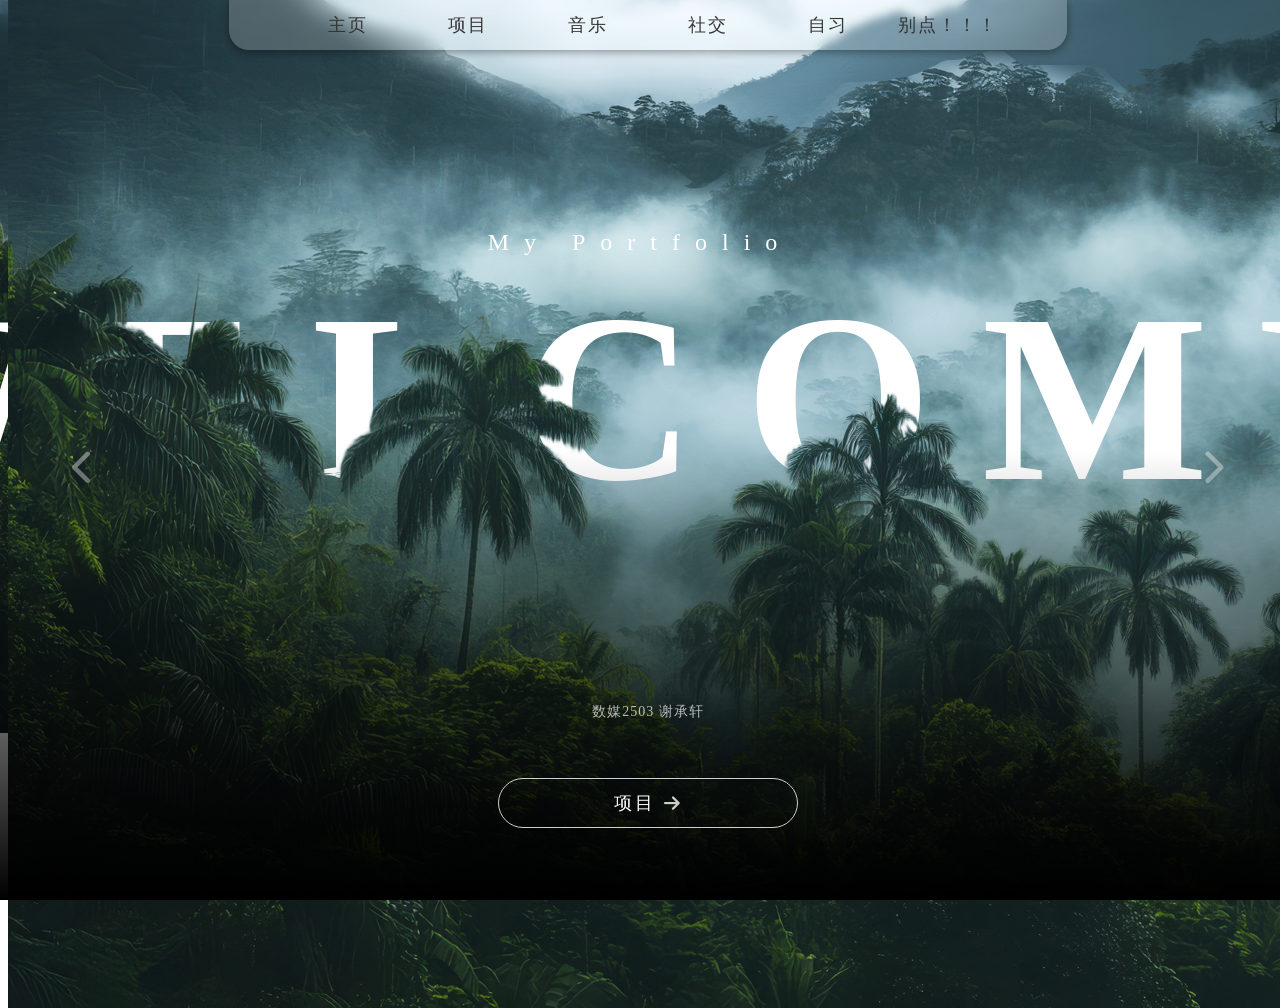
<file: index.html>
<!DOCTYPE html>
<html lang="en">
<head>
  <meta charset="UTF-8">
  <meta name="viewport" content="width=device-width, initial-scale=1.0">
  <title>个人作品</title>
  <link rel="stylesheet" href="https://cdnjs.cloudflare.com/ajax/libs/font-awesome/6.0.0-beta3/css/all.min.css">
   <link rel="stylesheet" href="styles.css">
</head>
<body>
  <header>
    <nav>
      <a class="nav-shouye" href="index.html" style="text-decoration: none">主页</a>
      <a class="nav-items" href="home.html" style="text-decoration: none">项目</a>
      <a class="nav-items" href="contact.html" style="text-decoration: none">音乐</a>
      <a class="nav-items" href="home - 1.html" style="text-decoration: none">社交</a>
      <a class="nav-items" href="zixi.html" style="text-decoration: none">自习</a>
      <a class="nav-items" href="wenjuan.html" style="text-decoration: none">别点！！！</a>
    </nav>
  </header>
  <div class="content">
    <img src="img/bac 3.png" alt="background" class="back-3">

    <div class="title">
      <h3>My Portfolio</h3>
      <h1>WELCOME</h1>
    </div>
    <img src="img/bac 2.2.png" alt="background" class="back-2">
    <img src="img/bac 1.png" alt="background" class="back-1">
    <div class="info-wrap">
      <p>
        数媒2503 谢承轩
      </p>
    </div>
    <div class="anniu">
      <button>
        <a class="xiangmu" href="home.html" style="color: rgba(255,255,255,1.00);text-decoration: none">项目</a> 
        <i class="fa-solid fa-arrow-right"></i>
      </button>
    </div>

    <div class="slider">
<!--箭头-->
      <i class="fa-solid fa-chevron-left"></i>
      <i class="fa-solid fa-chevron-right"></i>
    </div>
  </div>
  
</body>
</html>
</file>
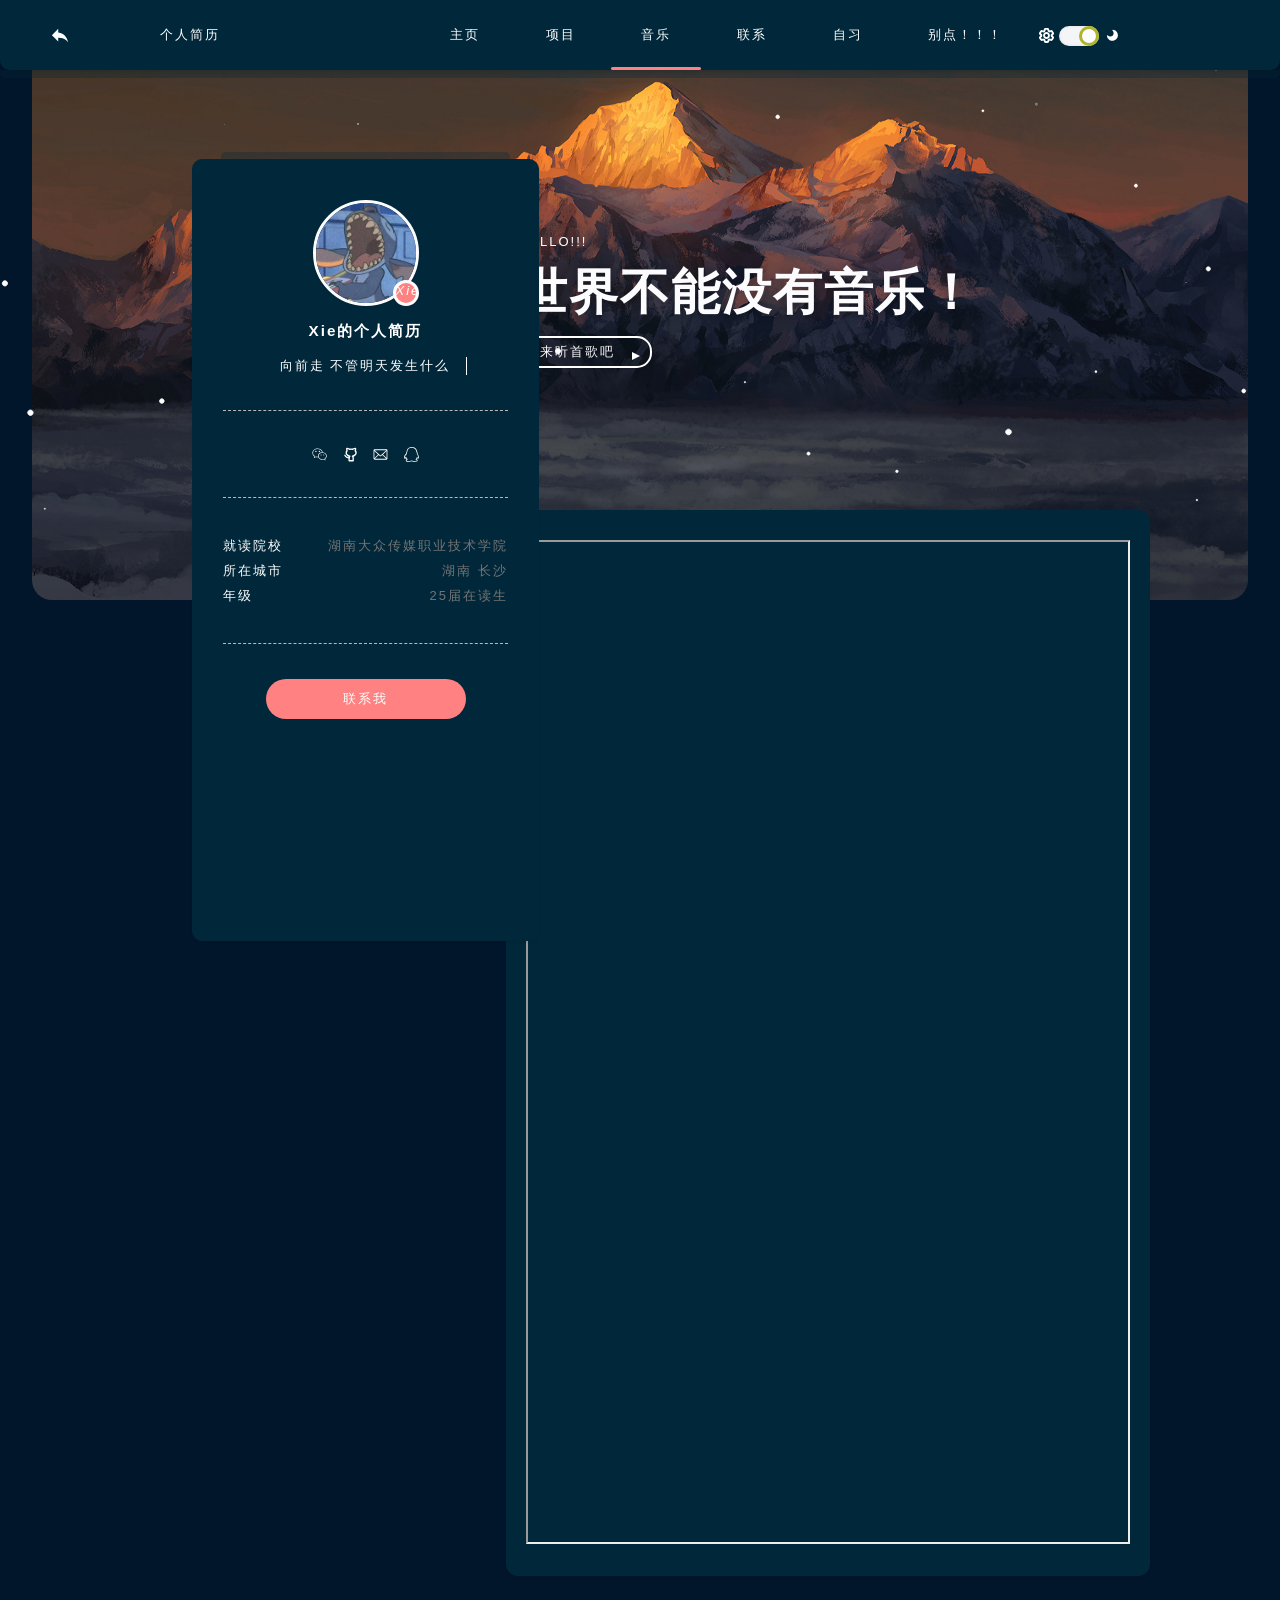
<file: contact.html>
<!DOCTYPE html>
<html lang="en">

<head>
  <meta charset="UTF-8">
  <meta http-equiv="X-UA-Compatible" content="IE=edge">
  <meta name="viewport" content="width=device-width, initial-scale=1.0">
  <title>MUSIC</title>
  <link rel="stylesheet" href="./css/base.css">
  <link rel="stylesheet" href="./css/contact.css">
  <script src="./js/jq.js"></script>
</head>
<script>
  function sendEmailEvent() {
    alert('发送成功！')
    $('#emailname').val('')
    $('#emailtext').val('')
    $('#emailtextarea').val('')
  }
</script>

<body>
 <canvas class="canvas-wrap" id="triangle-lost-in-space" resize="true"></canvas>

  <!-- loadding -->
  <div class="lodding-wrap">
    <div class="loadding-div"></div>
  </div>


  <!-- 主要页面 -->
  <div class="box">

    <!-- 顶部栏 -->
    <div class="header borderafter">
      <!-- 返回按钮 -->
      <a style="position: absolute;left:50px;" href="javascript:history.back()">
        <svg t="1649246285004" class="icon" viewBox="0 0 1024 1024" version="1.1" xmlns="http://www.w3.org/2000/svg"
          p-id="3737" width="20" height="20">
          <path
            d="M98 468.9l322.8-322.8v184.4C743.6 376.7 881.9 607.3 928 837.8 812.7 676.4 651.3 602.6 420.8 602.6v189.1L98 468.9z"
            p-id="3738" fill="#254665"></path>
        </svg>
      </a>


      <div class="col">
        <span>个人简历</span>
        <!-- 右边操作栏 -->
        <div class="header-right">
          <!-- 按钮 -->
          <div class="min_menu-wrap" id="minmenu">
            <span class="min_menu"></span>
          </div>
          <!-- 列表 -->
          <div class="menu_list">
            <!-- 栏目 -->
            <ul class="header-nav">
              <li><a href="index.html">主页</a></li>
              <li ><a href="./home.html">项目</a></li>
              <li class="active"><a href="#">音乐</a></li>
              <li><a href="home - 1.html">联系</a></li>
              <li><a href="zixi.html">自习</a></li>
              <li><a href="wenjuan.html">别点！！！</a></li>
           
            </ul>
            <!-- 开关灯 -->
            <span class="kaig-bottm">
              <svg t="1649159647627" class="icon" viewBox="0 0 1024 1024" version="1.1"
                xmlns="http://www.w3.org/2000/svg" p-id="2250" width="15" height="15">
                <path
                  d="M1008.535135 710.670332l-70.446388 116.386904a112.099975 112.099975 0 0 1-140.572857 43.829042l-69.422645-17.083729c-5.502624 3.1992-11.133217 6.3984-16.763809 9.341665l-18.299425 62.896276C687.335435 981.514621 639.4754 1023.744064 582.657604 1023.744064H441.764828c-56.817796 0-104.677831-42.293427-110.308423-97.703574l-18.299425-62.896276a422.166458 422.166458 0 0 1-16.827793-9.341665l-69.614597 17.083729a112.163959 112.163959 0 0 1-140.508873-43.893026L15.631361 710.542364a107.493127 107.493127 0 0 1 32.43989-144.731817L96.251206 518.910272a410.649338 410.649338 0 0 1 0-14.204448l-48.179955-46.836291a107.365159 107.365159 0 0 1-32.375906-144.731817l70.190452-116.450888a112.099975 112.099975 0 0 1 140.572857-43.893026l69.550612 17.083729c5.566608-3.1992 11.133217-6.3984 16.827794-9.341665l18.299425-62.896276C336.831061 42.229443 384.691096 0 441.508892 0H582.529636c56.817796 0 104.677831 42.293427 110.372407 97.63959l18.235441 62.704324c5.75856 3.007248 11.325169 6.142464 16.827793 9.341665l69.678581-17.083729a112.163959 112.163959 0 0 1 140.508873 43.893026l70.446388 116.514872a107.493127 107.493127 0 0 1-32.375906 144.731817l-48.179955 46.772307a414.616346 414.616346 0 0 1 0 14.204448l48.243939 46.836291c47.092227 31.928018 62.192452 94.952262 32.247938 145.115721z m-213.066733-142.23644l3.391152-31.032242a246.210447 246.210447 0 0 0 0-51.699076l-3.263184-30.904274 93.992502-91.305173-53.554612-88.553862-131.615096 32.311922-23.546113-16.059985a294.134466 294.134466 0 0 0-48.627844-26.809297l-27.513121-11.901025L568.453156 127.968008H455.649356L419.370426 252.736816l-27.705074 11.965009c-16.635841 7.166208-32.951762 16.187953-48.499875 26.745313l-23.610097 15.996001-131.487128-32.247938-53.36266 88.489878 94.056486 91.433141-3.263184 30.968258a247.874031 247.874031 0 0 0 0 51.699076l3.1992 30.904274-93.928518 91.369157 53.554612 88.489878 131.551112-32.311922 23.610097 16.059985c15.292177 10.429393 31.544114 19.451137 48.563859 26.809297l27.577106 11.965009L455.905292 895.776056h112.611848l36.342914-124.768808 27.64109-11.965009c16.699825-7.166208 32.951762-16.187953 48.563859-26.745313l23.546113-15.996001 131.423144 32.247938 53.68258-88.745814-94.184454-91.369157zM512.147232 615.846038c57.329668 0 103.846038-46.516371 103.974006-103.974006 0-57.329668-46.644339-103.974006-103.974006-103.974007S408.173225 454.542364 408.173225 511.872032 454.817564 615.846038 512.147232 615.846038z m0 127.968008c-127.968008 0-231.942014-103.910022-231.942015-231.942014 0-127.968008 103.910022-231.942014 231.942015-231.942015 127.968008 0 231.942014 103.910022 231.942014 232.133967A232.133967 232.133967 0 0 1 512.147232 743.814046z"
                  p-id="2251"></path>
              </svg>
              <!-- 开关按钮 -->
              <span class="my-radio active" id="myRadio">
                <i></i>
              </span>
              <svg t="1649159678284" class="icon" viewBox="0 0 1024 1024" version="1.1"
                xmlns="http://www.w3.org/2000/svg" p-id="3376" width="15" height="15">
                <path
                  d="M505.4 878.6c-196.7 0-358-150.9-374.9-343.1 1-18.6 16.1-33.4 34.9-33.4 10.8 0 20.5 4.8 26.9 12.4 0.2 0.3 0.5 0.1 0.5-0.7 41.6 44.2 100.5 71.9 166.1 71.9 127.1 0 230.1-103 230.1-230.1 0-66.1-28-125.1-72.6-166.8 0.1-0.1 0.5-0.1 0.3-0.3-7-6.5-11.4-15.7-11.4-26.1 0-19 14.9-34.1 33.7-35.3 192.1 17.1 342.9 178.3 342.9 375 0 208-168.5 376.5-376.5 376.5z"
                  p-id="3377"></path>
              </svg>
            </span>
          </div>
        </div>
      </div>
    </div>

    <!-- 顶部导航 -->
    <div class="navigation">
      <div class="nav-titleBox co zz">
        <!-- 占位符 -->
        <div class="co-left"></div>

        <!-- 标题 -->
        <div class="co-right">
          <span class="titleBox-tag">HELLO!!!</span>
          <h1>
            世界不能没有音乐！
          </h1>
          <a class="buttom navbtn" href="#next-one">来听首歌吧
          </a>
        </div>
      </div>
    </div>

    <!-- 主要修改部分 -->
    <div class="content zz">
      <!-- 占位符 -->
      <div class="co-left">
        <!-- 简历吸盘 -->
        <div class="me-card carbox borderbefore" id="mycard">
          <div class="mecar-title">
            <div class="me-image">
              <span class="status">
                <i>Xie</i>
              </span>
              <img src="./img/toux.jpg" alt="">
            </div>
            <h3>Xie的个人简历</h3>
            <p class="me-hover">
              <span>向前走 不管明天发生什么</span>
            </p>
          </div>
          <div class="borderbotm"></div>
          <div class="lianxi-list">
            <a title="wx:18674770553">
              <svg t="1649145899448" class="icon" viewBox="0 0 1024 1024" version="1.1"
                xmlns="http://www.w3.org/2000/svg" p-id="14861" width="15" height="15">
                <path
                  d="M506.942 345.921c25.259 0 42.134-16.916 42.134-42.107 0-25.477-16.848-41.956-42.134-41.956-25.299 0-50.668 16.48-50.668 41.956 0.028 25.204 25.409 42.107 50.668 42.107l0 0zM506.942 345.921zM271.257 261.857c-25.259 0-50.79 16.48-50.79 41.956 0 25.19 25.532 42.107 50.79 42.107 25.163 0 42.012-16.916 42.012-42.107-0.014-25.477-16.834-41.956-42.012-41.956l0 0zM271.257 261.857zM1010.654 615.492c0-133.202-123.563-246.702-275.237-258.512 0.205-1.652 0.301-3.373-0.068-5.092-30.406-141.79-182.886-248.695-354.7-248.695-194.15 0-352.119 135.387-352.119 301.793 0 89.279 45.574 169.725 131.946 233.158l-30.106 90.508c-1.939 5.885-0.177 12.37 4.506 16.452 2.853 2.458 6.445 3.741 10.076 3.741 2.335 0 4.697-0.546 6.867-1.625l113.036-56.565 13.926 2.827c34.802 7.154 64.853 13.353 101.868 13.353 10.895 0 40.878-3.987 43.404-7.182 40.755 101.99 153.094 175.61 285.273 175.61 33.86 0 68.13-8.164 98.891-15.866l87.136 47.636c2.307 1.257 4.847 1.911 7.359 1.911 3.441 0 6.881-1.161 9.639-3.413 4.847-3.932 6.841-10.404 5.038-16.33l-22.255-74.001c74.602-58.955 115.521-129.488 115.521-199.708l0 0zM409.798 665.75c-9.626 0.833-19.388 1.243-29.082 1.243-32.686 0-60.334-5.652-92.31-12.26l-18.582-3.755c-3.195-0.683-6.567-0.245-9.503 1.269l-81.687 40.892 21.231-63.775c2.076-6.24-0.205-13.053-5.57-16.821-82.07-57.207-123.659-126.894-123.659-207.093 0-144.179 139.087-261.516 310.067-261.516 151.142 0 284.959 91.955 312.579 214.261-158.475 2.076-286.706 113.487-286.706 250.32 0 19.893 3.018 39.171 8.11 57.767-1.542-0.382-3.168-0.683-4.887-0.532l0 0zM860.371 788.699c-4.875 3.673-6.935 10.007-5.188 15.852l13.804 45.903-56.647-30.993c-2.157-1.188-4.588-1.803-7.004-1.803-1.188 0-2.389 0.15-3.564 0.464-30.379 7.674-61.822 15.593-92.433 15.593-142.186 0-257.857-97.717-257.857-217.811 0-120.095 115.658-217.771 257.857-217.771 139.469 0 257.325 99.724 257.325 217.771 0 59.87-37.738 121.255-106.291 172.797l0 0zM868.181 797.178zM616.454 506.006c-16.848 0-33.696 16.971-33.696 33.792 0 16.944 16.848 33.669 33.696 33.669 25.313 0 42.038-16.725 42.038-33.669 0-16.848-16.725-33.792-42.038-33.792l0 0zM616.454 506.006zM801.58 506.006c-16.603 0-33.451 16.971-33.451 33.792 0 16.944 16.848 33.669 33.451 33.669 25.231 0 42.257-16.725 42.257-33.669 0-16.848-16.998-33.792-42.257-33.792l0 0zM801.58 506.006z"
                  p-id="14862"></path>
              </svg>
            </a>
            <a title="github:xiec777" href="https://gitee.com/wttAndroid">
              <svg t="1649145950732" class="icon" viewBox="0 0 1024 1024" version="1.1"
                xmlns="http://www.w3.org/2000/svg" p-id="16367" width="15" height="15">
                <path
                  d="M695.765333 981.333333h-276.053333c-26.794667 0-47.317333-21.077333-47.317333-48.64V739.84c0-29.184 6.314667-56.746667 17.365333-81.066667-129.365333-48.64-214.528-150.784-214.528-264.277333 0-53.504 17.365333-103.765333 50.474667-147.498667-12.629333-42.154667-15.786667-95.658667-12.629334-157.269333C216.234667 62.122667 236.8 42.666667 261.973333 42.666667c14.208 0 134.101333 1.621333 203.52 64.853333a504.448 504.448 0 0 1 184.533334 0C717.866667 44.288 837.717333 42.666667 853.504 42.666667c25.216 0 45.738667 19.456 47.317333 45.397333 4.693333 61.610667 0 115.114667-12.629333 157.269333C921.301333 290.688 938.666667 340.906667 938.666667 392.832c0 113.493333-85.162667 215.637333-214.528 264.277333a207.786667 207.786667 0 0 1 17.365333 81.066667v192.896c1.578667 27.562667-20.48 50.261333-45.738667 50.261333z m-228.693333-97.28h181.333333V739.84c0-27.562667-12.586667-53.504-33.109333-71.338667-14.165333-11.349333-20.48-30.805333-15.786667-50.261333 4.778667-17.834667 18.944-32.426667 36.309334-35.669333 123.050667-24.32 208.213333-102.144 208.213333-189.696 0-47.018667-25.258667-82.688-45.738667-105.386667-14.208-14.549333-17.365333-35.626667-7.893333-55.082667 6.314667-12.970667 15.786667-40.533333 15.786667-89.173333-39.466667 6.485333-85.205333 19.456-102.528 45.397333-11.093333 16.213333-31.573333 24.32-50.474667 19.456a393.045333 393.045333 0 0 0-194.005333 0c-18.944 4.864-37.888-3.242667-50.474667-19.456-17.365333-25.941333-63.146667-38.912-102.528-45.397333 1.578667 48.64 9.429333 76.202667 15.786667 89.173333 7.850667 17.834667 4.693333 40.533333-7.936 55.082667-20.48 22.698667-45.738667 58.368-45.738667 105.386667 0 87.552 85.205333 163.754667 208.213333 189.696 17.365333 3.242667 31.573333 17.834667 36.266667 35.669333 4.736 17.834667-1.578667 37.290667-15.786667 50.261333a95.104 95.104 0 0 0-33.109333 71.296v144.298667h3.157333z"
                  fill="#172B4D" p-id="16368"></path>
                <path
                  d="M403.968 788.394667c-212.949333 0-309.162667-194.56-313.898667-202.666667-11.050667-24.32-1.578667-53.461333 20.48-64.810667 23.68-11.349333 52.053333-1.621333 63.146667 21.077334 3.114667 6.485333 80.426667 157.269333 241.28 149.162666 26.837333-1.621333 48.896 19.456 48.896 46.976 1.578667 27.562667-18.901333 50.261333-45.738667 50.261334h-14.165333z"
                  fill="#172B4D" p-id="16369"></path>
              </svg>
            </a>
            <a title="email:3427104575@qq.com" href="Mailto:3427104575@qq.com?Subject=邮箱标题&amp;Body=邮箱内容！">
              <svg t="1649145973361" class="icon" viewBox="0 0 1024 1024" version="1.1"
                xmlns="http://www.w3.org/2000/svg" p-id="17271" width="15" height="15">
                <path
                  d="M983.899806 785.385782V224.886223h0.180631l-0.180631-4.696419c-0.180632-5.238314-0.722526-10.476627-1.806315-15.714941-2.890104-25.469042-21.675781-44.977245-45.519139-47.686717H122.287529c-11.741048 0-23.482096 1.625684-34.861881 5.238314-30.346093 10.295996-50.757453 40.100194-50.576821 74.058917v534.849885c-0.361263 21.314518 5.780208 42.087141 17.701887 59.789028l0.361263 0.722526 5.418946 3.973893c18.243782 21.856412 44.977245 34.319986 73.517022 34.500618H904.421944c37.751984 0 70.265655-27.094726 79.477862-66.291763l0.180631-0.541894c0.361263-5.96084 0.361263-11.741048-0.180631-17.701888zM390.16405 547.494091l55.453872 49.854295 43.893456 40.100194c5.418945 5.96084 13.005468 9.57347 21.133886 9.57347 7.947786 0 15.534309-3.431999 21.133886-9.57347l101.153642-91.941436 272.753572 263.721997H126.622685L390.16405 547.494091z m120.119951 30.346092L111.449638 216.03528H115.604163c214.409596-0.903158 703.559711-2.890104 793.875463-0.361263l-399.195625 362.166166z m165.458458-69.72376l251.619686-227.956959v474.518963L675.742459 508.116423z m-328.568707 0.180631L93.205856 760.278003V278.895043l253.967896 229.402011z"
                  p-id="17272"></path>
              </svg>
            </a>
            <a title="QQ:3427104575">
              <svg t="1649146096754" class="icon" viewBox="0 0 1024 1024" version="1.1"
                xmlns="http://www.w3.org/2000/svg" p-id="18277" width="15" height="15">
                <path
                  d="M537.576602 0c345.434577 0 362.285044 329.787714 362.285044 329.787714 52.356809 69.207276 24.072096 131.794725 24.072096 131.794725 168.504671 264.793055 59.578437 341.22196 29.488318 346.638181-29.488318 5.416222-58.374833-32.49733-58.374833-32.49733s-9.628838 37.913551-33.700934 58.374833c87.86315 40.922563 72.216288 92.075767 72.216288 92.075767s-18.655874 154.061414-383.94993 56.569425l-31.293725-5.416222c-350.248996 126.378504-393.578768-43.931575-393.578768-43.931575s-14.443258-71.012683 53.560413-97.491989c-39.718958-24.072096-53.560413-75.2253-53.560413-75.2253s-35.506341 57.77303-81.845126 36.709946C-3.443754 775.723291-31.728467 587.359141 143.997834 451.351799c0 0-25.275701-80.641521 32.49733-128.785713C176.495163 322.566085 192.142025 0 537.576602 0L537.576602 0 537.576602 0zM230.055576 341.22196C153.626672 406.216619 204.779876 471.211278 204.779876 471.211278 36.275204 574.72129 66.365324 742.022357 66.365324 742.022357s27.081108-13.239653 45.736982-52.356809c19.257677-39.117156 48.745994 6.619826 48.745994 6.619826s18.655874 89.066755 74.623497 123.971294c56.569425 34.904539-2.40721 57.171228-2.40721 57.171228s-61.985647 0.601802-56.569425 43.329773c5.416222 42.126168 205.81642 95.084779 325.575097 1.203605l63.791054 8.425234c209.427235 72.81809 312.937247 4.814419 319.557073-8.425234 6.619826-13.239653-31.895527-38.515353-67.401869-53.560413-35.506341-15.04506-44.533377-30.691922-13.239653-51.153204 31.293725-21.063084 43.931575-62.587449 61.985647-105.31542 18.054072-42.72797 45.736982-21.664886 49.347797-9.628838 3.610814 12.036048 29.488318 52.356809 29.488318 52.356809s68.003671-72.216288-73.419893-285.856139c0 0 30.691922-63.791054-21.063084-116.147863 0 0-12.63785-300.299397-320.158876-300.299397C224.639355 52.356809 230.055576 341.22196 230.055576 341.22196L230.055576 341.22196 230.055576 341.22196z"
                  p-id="18278"></path>
              </svg>
            </a>
          </div>
          <div class="borderbotm"></div>
          <div class="mecar-bottm">
            <div>
              <span class="mecarbottm-key">就读院校</span>
              <span class="mecarbottm-value">湖南大众传媒职业技术学院</span>
            </div>
            <div>
              <span class="mecarbottm-key">所在城市</span>
              <span class="mecarbottm-value">湖南 长沙</span>
            </div>
            <div>
              <span class="mecarbottm-key">年级</span>
              <span class="mecarbottm-value">25届在读生</span>
            </div>

          </div>
          <div class="borderbotm"></div>
          <div class="buttom-box ">
            <a class="button" href="Mailto:3427104575@qq.com?Subject=邮箱标题&amp;Body=邮箱内容！">联系我</a>
          </div>
        </div>
      </div>
      <!-- 主要内容部分 -->
        <div class="carbox copybottm">
   <iframe src="https://forum.hanakos.cc/music" width="600" height="1000"></iframe>
        </div>
      </div>
    </div>
</body>

<script src="./js/base.js"></script>
<script type="text/javascript" src="./js/paper-full.min.js"></script>
<script type="text/javascript" src="./js/canvas.js"></script>

</html>
</file>
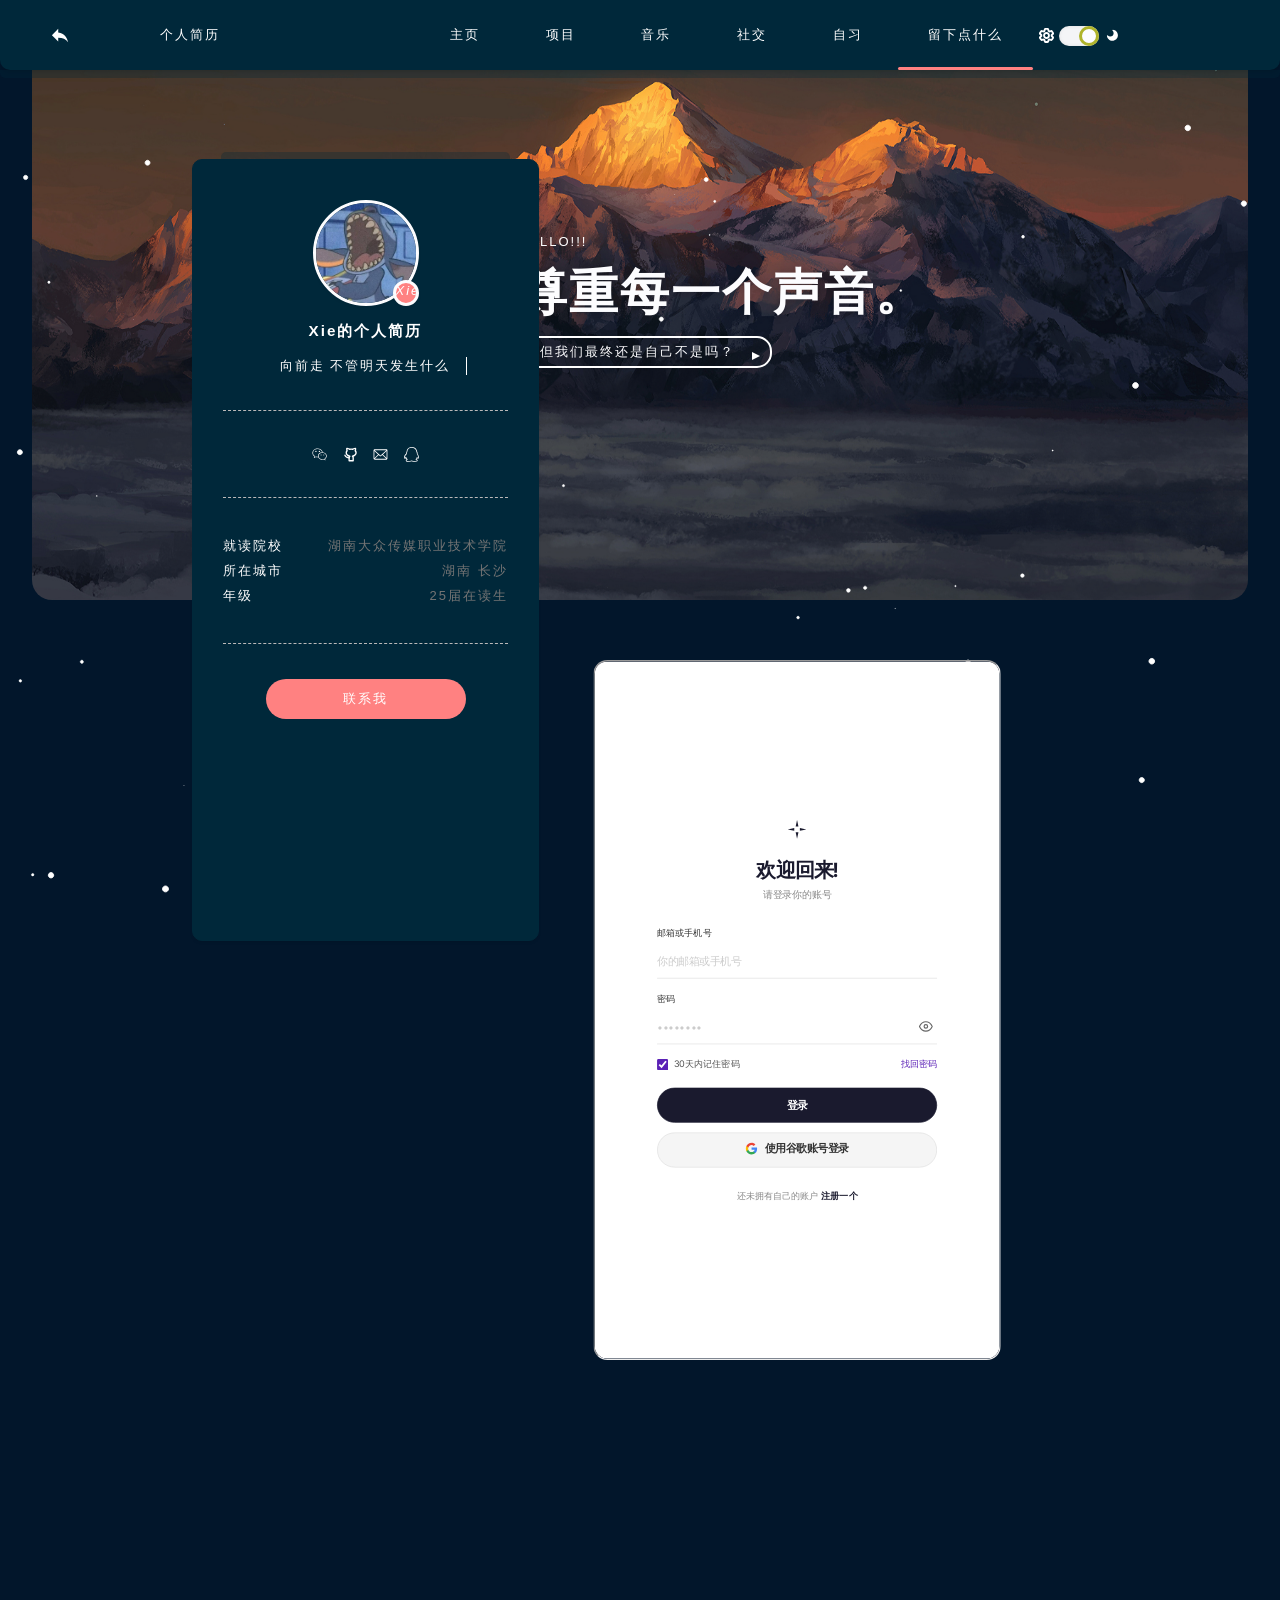
<file: denglu.html>
<!DOCTYPE html>
<html lang="en">

<head>
  <meta charset="UTF-8">
  <meta http-equiv="X-UA-Compatible" content="IE=edge">
  <meta name="viewport" content="width=device-width, initial-scale=1.0">
  <title>简历页</title>
  <link rel="stylesheet" href="./css/base.css">
  <script src="./js/jq.js"></script>
  <link rel="stylesheet" href="./css/home.css">
</head>

<body>
  <canvas class="canvas-wrap" id="triangle-lost-in-space" resize="true"></canvas>

  <!-- loadding -->
  <div class="lodding-wrap">
    <div class="loadding-div"></div>
  </div>


  <!-- 主要页面 -->
  <div class="box">

    <!-- 顶部栏 -->
    <div class="header borderafter">
      <!-- 返回按钮 -->
      <a style="position: absolute;left:50px;" href="javascript:history.back()">
        <svg t="1649246285004" class="icon" viewBox="0 0 1024 1024" version="1.1" xmlns="http://www.w3.org/2000/svg"
          p-id="3737" width="20" height="20">
          <path
            d="M98 468.9l322.8-322.8v184.4C743.6 376.7 881.9 607.3 928 837.8 812.7 676.4 651.3 602.6 420.8 602.6v189.1L98 468.9z"
            p-id="3738" fill="#254665"></path>
        </svg>
      </a>


      <div class="col">
        <span>个人简历</span>
        <!-- 右边操作栏 -->
        <div class="header-right">
          <!-- 按钮 -->
          <div class="min_menu-wrap" id="minmenu">
            <span class="min_menu"></span>
          </div>
          <!-- 列表 -->
          <div class="menu_list">
            <!-- 栏目 -->
            <ul class="header-nav">
              <li><a href="index.html">主页</a></li>
              <li><a href="./home.html">项目</a></li>
              <li><a href="contact.html">音乐</a></li>
              <li><a href="home - 1.html">社交</a></li>
              <li><a href="zixi.html">自习</a></li>
              <li  class="active"><a href="../../animatedlogin-main/denglu.html">留下点什么</a></li>
           
            </ul>
            <!-- 开关灯 -->
            <span class="kaig-bottm">
              <svg t="1649159647627" class="icon" viewBox="0 0 1024 1024" version="1.1"
                xmlns="http://www.w3.org/2000/svg" p-id="2250" width="15" height="15">
                <path
                  d="M1008.535135 710.670332l-70.446388 116.386904a112.099975 112.099975 0 0 1-140.572857 43.829042l-69.422645-17.083729c-5.502624 3.1992-11.133217 6.3984-16.763809 9.341665l-18.299425 62.896276C687.335435 981.514621 639.4754 1023.744064 582.657604 1023.744064H441.764828c-56.817796 0-104.677831-42.293427-110.308423-97.703574l-18.299425-62.896276a422.166458 422.166458 0 0 1-16.827793-9.341665l-69.614597 17.083729a112.163959 112.163959 0 0 1-140.508873-43.893026L15.631361 710.542364a107.493127 107.493127 0 0 1 32.43989-144.731817L96.251206 518.910272a410.649338 410.649338 0 0 1 0-14.204448l-48.179955-46.836291a107.365159 107.365159 0 0 1-32.375906-144.731817l70.190452-116.450888a112.099975 112.099975 0 0 1 140.572857-43.893026l69.550612 17.083729c5.566608-3.1992 11.133217-6.3984 16.827794-9.341665l18.299425-62.896276C336.831061 42.229443 384.691096 0 441.508892 0H582.529636c56.817796 0 104.677831 42.293427 110.372407 97.63959l18.235441 62.704324c5.75856 3.007248 11.325169 6.142464 16.827793 9.341665l69.678581-17.083729a112.163959 112.163959 0 0 1 140.508873 43.893026l70.446388 116.514872a107.493127 107.493127 0 0 1-32.375906 144.731817l-48.179955 46.772307a414.616346 414.616346 0 0 1 0 14.204448l48.243939 46.836291c47.092227 31.928018 62.192452 94.952262 32.247938 145.115721z m-213.066733-142.23644l3.391152-31.032242a246.210447 246.210447 0 0 0 0-51.699076l-3.263184-30.904274 93.992502-91.305173-53.554612-88.553862-131.615096 32.311922-23.546113-16.059985a294.134466 294.134466 0 0 0-48.627844-26.809297l-27.513121-11.901025L568.453156 127.968008H455.649356L419.370426 252.736816l-27.705074 11.965009c-16.635841 7.166208-32.951762 16.187953-48.499875 26.745313l-23.610097 15.996001-131.487128-32.247938-53.36266 88.489878 94.056486 91.433141-3.263184 30.968258a247.874031 247.874031 0 0 0 0 51.699076l3.1992 30.904274-93.928518 91.369157 53.554612 88.489878 131.551112-32.311922 23.610097 16.059985c15.292177 10.429393 31.544114 19.451137 48.563859 26.809297l27.577106 11.965009L455.905292 895.776056h112.611848l36.342914-124.768808 27.64109-11.965009c16.699825-7.166208 32.951762-16.187953 48.563859-26.745313l23.546113-15.996001 131.423144 32.247938 53.68258-88.745814-94.184454-91.369157zM512.147232 615.846038c57.329668 0 103.846038-46.516371 103.974006-103.974006 0-57.329668-46.644339-103.974006-103.974006-103.974007S408.173225 454.542364 408.173225 511.872032 454.817564 615.846038 512.147232 615.846038z m0 127.968008c-127.968008 0-231.942014-103.910022-231.942015-231.942014 0-127.968008 103.910022-231.942014 231.942015-231.942015 127.968008 0 231.942014 103.910022 231.942014 232.133967A232.133967 232.133967 0 0 1 512.147232 743.814046z"
                  p-id="2251"></path>
              </svg>
              <!-- 开关按钮 -->
              <span class="my-radio active" id="myRadio">
                <i></i>
              </span>
              <svg t="1649159678284" class="icon" viewBox="0 0 1024 1024" version="1.1"
                xmlns="http://www.w3.org/2000/svg" p-id="3376" width="15" height="15">
                <path
                  d="M505.4 878.6c-196.7 0-358-150.9-374.9-343.1 1-18.6 16.1-33.4 34.9-33.4 10.8 0 20.5 4.8 26.9 12.4 0.2 0.3 0.5 0.1 0.5-0.7 41.6 44.2 100.5 71.9 166.1 71.9 127.1 0 230.1-103 230.1-230.1 0-66.1-28-125.1-72.6-166.8 0.1-0.1 0.5-0.1 0.3-0.3-7-6.5-11.4-15.7-11.4-26.1 0-19 14.9-34.1 33.7-35.3 192.1 17.1 342.9 178.3 342.9 375 0 208-168.5 376.5-376.5 376.5z"
                  p-id="3377"></path>
              </svg>
            </span>
          </div>
        </div>
      </div>
    </div>

    <!-- 顶部导航 -->
    <div class="navigation">
      <div class="nav-titleBox co zz">
        <!-- 占位符 -->
        <div class="co-left"></div>

        <!-- 标题 -->
        <div class="co-right">
          <span class="titleBox-tag">HELLO!!!</span>
          <h1>
           尊重每一个声音。
          </h1>
          <a class="buttom navbtn" href="#next-one">但我们最终还是自己不是吗？
          </a>
        </div>
      </div>
    </div>

    <!-- 主要修改部分 -->
    <div class="content zz">
      <!-- 占位符 -->
      <div class="co-left">
        <!-- 简历吸盘 -->
        <div class="me-card carbox borderbefore" id="mycard">
          <div class="mecar-title">
            <div class="me-image">
              <span class="status">
                <i>Xie</i>
              </span>
              <img src="./img/toux.jpg" alt="">
            </div>
            <h3>Xie的个人简历</h3>
            <p class="me-hover">
              <span>向前走 不管明天发生什么</span>
            </p>
          </div>
          <div class="borderbotm"></div>
          <div class="lianxi-list">
            <a title="wx:18674770553">
              <svg t="1649145899448" class="icon" viewBox="0 0 1024 1024" version="1.1"
                xmlns="http://www.w3.org/2000/svg" p-id="14861" width="15" height="15">
                <path
                  d="M506.942 345.921c25.259 0 42.134-16.916 42.134-42.107 0-25.477-16.848-41.956-42.134-41.956-25.299 0-50.668 16.48-50.668 41.956 0.028 25.204 25.409 42.107 50.668 42.107l0 0zM506.942 345.921zM271.257 261.857c-25.259 0-50.79 16.48-50.79 41.956 0 25.19 25.532 42.107 50.79 42.107 25.163 0 42.012-16.916 42.012-42.107-0.014-25.477-16.834-41.956-42.012-41.956l0 0zM271.257 261.857zM1010.654 615.492c0-133.202-123.563-246.702-275.237-258.512 0.205-1.652 0.301-3.373-0.068-5.092-30.406-141.79-182.886-248.695-354.7-248.695-194.15 0-352.119 135.387-352.119 301.793 0 89.279 45.574 169.725 131.946 233.158l-30.106 90.508c-1.939 5.885-0.177 12.37 4.506 16.452 2.853 2.458 6.445 3.741 10.076 3.741 2.335 0 4.697-0.546 6.867-1.625l113.036-56.565 13.926 2.827c34.802 7.154 64.853 13.353 101.868 13.353 10.895 0 40.878-3.987 43.404-7.182 40.755 101.99 153.094 175.61 285.273 175.61 33.86 0 68.13-8.164 98.891-15.866l87.136 47.636c2.307 1.257 4.847 1.911 7.359 1.911 3.441 0 6.881-1.161 9.639-3.413 4.847-3.932 6.841-10.404 5.038-16.33l-22.255-74.001c74.602-58.955 115.521-129.488 115.521-199.708l0 0zM409.798 665.75c-9.626 0.833-19.388 1.243-29.082 1.243-32.686 0-60.334-5.652-92.31-12.26l-18.582-3.755c-3.195-0.683-6.567-0.245-9.503 1.269l-81.687 40.892 21.231-63.775c2.076-6.24-0.205-13.053-5.57-16.821-82.07-57.207-123.659-126.894-123.659-207.093 0-144.179 139.087-261.516 310.067-261.516 151.142 0 284.959 91.955 312.579 214.261-158.475 2.076-286.706 113.487-286.706 250.32 0 19.893 3.018 39.171 8.11 57.767-1.542-0.382-3.168-0.683-4.887-0.532l0 0zM860.371 788.699c-4.875 3.673-6.935 10.007-5.188 15.852l13.804 45.903-56.647-30.993c-2.157-1.188-4.588-1.803-7.004-1.803-1.188 0-2.389 0.15-3.564 0.464-30.379 7.674-61.822 15.593-92.433 15.593-142.186 0-257.857-97.717-257.857-217.811 0-120.095 115.658-217.771 257.857-217.771 139.469 0 257.325 99.724 257.325 217.771 0 59.87-37.738 121.255-106.291 172.797l0 0zM868.181 797.178zM616.454 506.006c-16.848 0-33.696 16.971-33.696 33.792 0 16.944 16.848 33.669 33.696 33.669 25.313 0 42.038-16.725 42.038-33.669 0-16.848-16.725-33.792-42.038-33.792l0 0zM616.454 506.006zM801.58 506.006c-16.603 0-33.451 16.971-33.451 33.792 0 16.944 16.848 33.669 33.451 33.669 25.231 0 42.257-16.725 42.257-33.669 0-16.848-16.998-33.792-42.257-33.792l0 0zM801.58 506.006z"
                  p-id="14862"></path>
              </svg>
            </a>
            <a title="github:xiec777" href="https://gitee.com/wttAndroid">
              <svg t="1649145950732" class="icon" viewBox="0 0 1024 1024" version="1.1"
                xmlns="http://www.w3.org/2000/svg" p-id="16367" width="15" height="15">
                <path
                  d="M695.765333 981.333333h-276.053333c-26.794667 0-47.317333-21.077333-47.317333-48.64V739.84c0-29.184 6.314667-56.746667 17.365333-81.066667-129.365333-48.64-214.528-150.784-214.528-264.277333 0-53.504 17.365333-103.765333 50.474667-147.498667-12.629333-42.154667-15.786667-95.658667-12.629334-157.269333C216.234667 62.122667 236.8 42.666667 261.973333 42.666667c14.208 0 134.101333 1.621333 203.52 64.853333a504.448 504.448 0 0 1 184.533334 0C717.866667 44.288 837.717333 42.666667 853.504 42.666667c25.216 0 45.738667 19.456 47.317333 45.397333 4.693333 61.610667 0 115.114667-12.629333 157.269333C921.301333 290.688 938.666667 340.906667 938.666667 392.832c0 113.493333-85.162667 215.637333-214.528 264.277333a207.786667 207.786667 0 0 1 17.365333 81.066667v192.896c1.578667 27.562667-20.48 50.261333-45.738667 50.261333z m-228.693333-97.28h181.333333V739.84c0-27.562667-12.586667-53.504-33.109333-71.338667-14.165333-11.349333-20.48-30.805333-15.786667-50.261333 4.778667-17.834667 18.944-32.426667 36.309334-35.669333 123.050667-24.32 208.213333-102.144 208.213333-189.696 0-47.018667-25.258667-82.688-45.738667-105.386667-14.208-14.549333-17.365333-35.626667-7.893333-55.082667 6.314667-12.970667 15.786667-40.533333 15.786667-89.173333-39.466667 6.485333-85.205333 19.456-102.528 45.397333-11.093333 16.213333-31.573333 24.32-50.474667 19.456a393.045333 393.045333 0 0 0-194.005333 0c-18.944 4.864-37.888-3.242667-50.474667-19.456-17.365333-25.941333-63.146667-38.912-102.528-45.397333 1.578667 48.64 9.429333 76.202667 15.786667 89.173333 7.850667 17.834667 4.693333 40.533333-7.936 55.082667-20.48 22.698667-45.738667 58.368-45.738667 105.386667 0 87.552 85.205333 163.754667 208.213333 189.696 17.365333 3.242667 31.573333 17.834667 36.266667 35.669333 4.736 17.834667-1.578667 37.290667-15.786667 50.261333a95.104 95.104 0 0 0-33.109333 71.296v144.298667h3.157333z"
                  fill="#172B4D" p-id="16368"></path>
                <path
                  d="M403.968 788.394667c-212.949333 0-309.162667-194.56-313.898667-202.666667-11.050667-24.32-1.578667-53.461333 20.48-64.810667 23.68-11.349333 52.053333-1.621333 63.146667 21.077334 3.114667 6.485333 80.426667 157.269333 241.28 149.162666 26.837333-1.621333 48.896 19.456 48.896 46.976 1.578667 27.562667-18.901333 50.261333-45.738667 50.261334h-14.165333z"
                  fill="#172B4D" p-id="16369"></path>
              </svg>
            </a>
            <a title="email:3427104575@qq.com" href="Mailto:3427104575@qq.com?Subject=邮箱标题&amp;Body=邮箱内容！">
              <svg t="1649145973361" class="icon" viewBox="0 0 1024 1024" version="1.1"
                xmlns="http://www.w3.org/2000/svg" p-id="17271" width="15" height="15">
                <path
                  d="M983.899806 785.385782V224.886223h0.180631l-0.180631-4.696419c-0.180632-5.238314-0.722526-10.476627-1.806315-15.714941-2.890104-25.469042-21.675781-44.977245-45.519139-47.686717H122.287529c-11.741048 0-23.482096 1.625684-34.861881 5.238314-30.346093 10.295996-50.757453 40.100194-50.576821 74.058917v534.849885c-0.361263 21.314518 5.780208 42.087141 17.701887 59.789028l0.361263 0.722526 5.418946 3.973893c18.243782 21.856412 44.977245 34.319986 73.517022 34.500618H904.421944c37.751984 0 70.265655-27.094726 79.477862-66.291763l0.180631-0.541894c0.361263-5.96084 0.361263-11.741048-0.180631-17.701888zM390.16405 547.494091l55.453872 49.854295 43.893456 40.100194c5.418945 5.96084 13.005468 9.57347 21.133886 9.57347 7.947786 0 15.534309-3.431999 21.133886-9.57347l101.153642-91.941436 272.753572 263.721997H126.622685L390.16405 547.494091z m120.119951 30.346092L111.449638 216.03528H115.604163c214.409596-0.903158 703.559711-2.890104 793.875463-0.361263l-399.195625 362.166166z m165.458458-69.72376l251.619686-227.956959v474.518963L675.742459 508.116423z m-328.568707 0.180631L93.205856 760.278003V278.895043l253.967896 229.402011z"
                  p-id="17272"></path>
              </svg>
            </a>
            <a title="QQ:3427104575">
              <svg t="1649146096754" class="icon" viewBox="0 0 1024 1024" version="1.1"
                xmlns="http://www.w3.org/2000/svg" p-id="18277" width="15" height="15">
                <path
                  d="M537.576602 0c345.434577 0 362.285044 329.787714 362.285044 329.787714 52.356809 69.207276 24.072096 131.794725 24.072096 131.794725 168.504671 264.793055 59.578437 341.22196 29.488318 346.638181-29.488318 5.416222-58.374833-32.49733-58.374833-32.49733s-9.628838 37.913551-33.700934 58.374833c87.86315 40.922563 72.216288 92.075767 72.216288 92.075767s-18.655874 154.061414-383.94993 56.569425l-31.293725-5.416222c-350.248996 126.378504-393.578768-43.931575-393.578768-43.931575s-14.443258-71.012683 53.560413-97.491989c-39.718958-24.072096-53.560413-75.2253-53.560413-75.2253s-35.506341 57.77303-81.845126 36.709946C-3.443754 775.723291-31.728467 587.359141 143.997834 451.351799c0 0-25.275701-80.641521 32.49733-128.785713C176.495163 322.566085 192.142025 0 537.576602 0L537.576602 0 537.576602 0zM230.055576 341.22196C153.626672 406.216619 204.779876 471.211278 204.779876 471.211278 36.275204 574.72129 66.365324 742.022357 66.365324 742.022357s27.081108-13.239653 45.736982-52.356809c19.257677-39.117156 48.745994 6.619826 48.745994 6.619826s18.655874 89.066755 74.623497 123.971294c56.569425 34.904539-2.40721 57.171228-2.40721 57.171228s-61.985647 0.601802-56.569425 43.329773c5.416222 42.126168 205.81642 95.084779 325.575097 1.203605l63.791054 8.425234c209.427235 72.81809 312.937247 4.814419 319.557073-8.425234 6.619826-13.239653-31.895527-38.515353-67.401869-53.560413-35.506341-15.04506-44.533377-30.691922-13.239653-51.153204 31.293725-21.063084 43.931575-62.587449 61.985647-105.31542 18.054072-42.72797 45.736982-21.664886 49.347797-9.628838 3.610814 12.036048 29.488318 52.356809 29.488318 52.356809s68.003671-72.216288-73.419893-285.856139c0 0 30.691922-63.791054-21.063084-116.147863 0 0-12.63785-300.299397-320.158876-300.299397C224.639355 52.356809 230.055576 341.22196 230.055576 341.22196L230.055576 341.22196 230.055576 341.22196z"
                  p-id="18278"></path>
              </svg>
            </a>
          </div>
          <div class="borderbotm"></div>
          <div class="mecar-bottm">
            <div>
              <span class="mecarbottm-key">就读院校</span>
              <span class="mecarbottm-value">湖南大众传媒职业技术学院</span>
            </div>
            <div>
              <span class="mecarbottm-key">所在城市</span>
              <span class="mecarbottm-value">湖南 长沙</span>
            </div>
            <div>
              <span class="mecarbottm-key">年级</span>
              <span class="mecarbottm-value">25届在读生</span>
            </div>

          </div>
          <div class="borderbotm"></div>
          <div class="buttom-box ">
            <a class="button" href="Mailto:3427104575@qq.com?Subject=邮箱标题&amp;Body=邮箱内容！">联系我</a>
          </div>
        </div>
      </div>
      <!-- 右边 -->
   <iframe src="animatedlogin-main/denglu1.html" style="border-radius: 20px;width:1800px; height:auto;transform: scale(0.7)">登录</iframe>
        </div>
      </div>
   
</body>

<script src="./js/base.js"></script>
<script type="text/javascript" src="./js/paper-full.min.js"></script>
<script type="text/javascript" src="./js/canvas.js"></script>

</html>
</file>
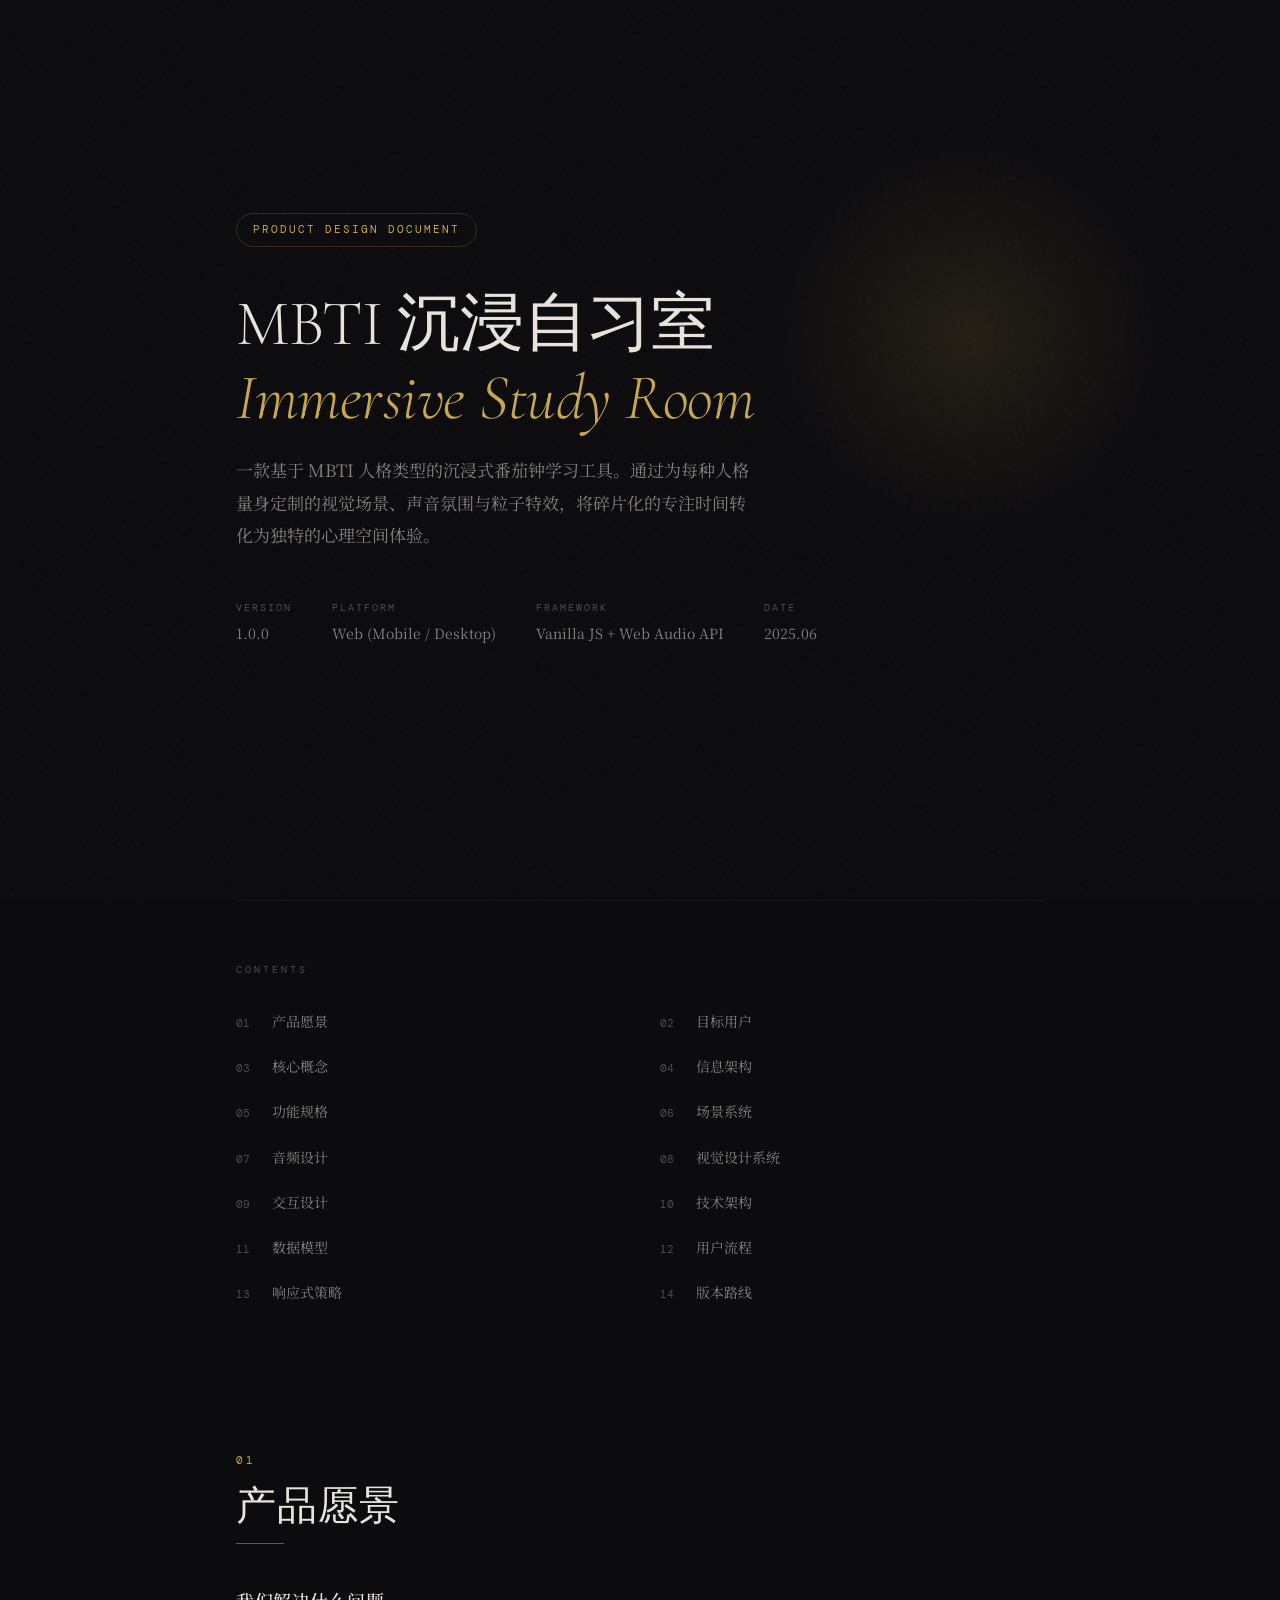
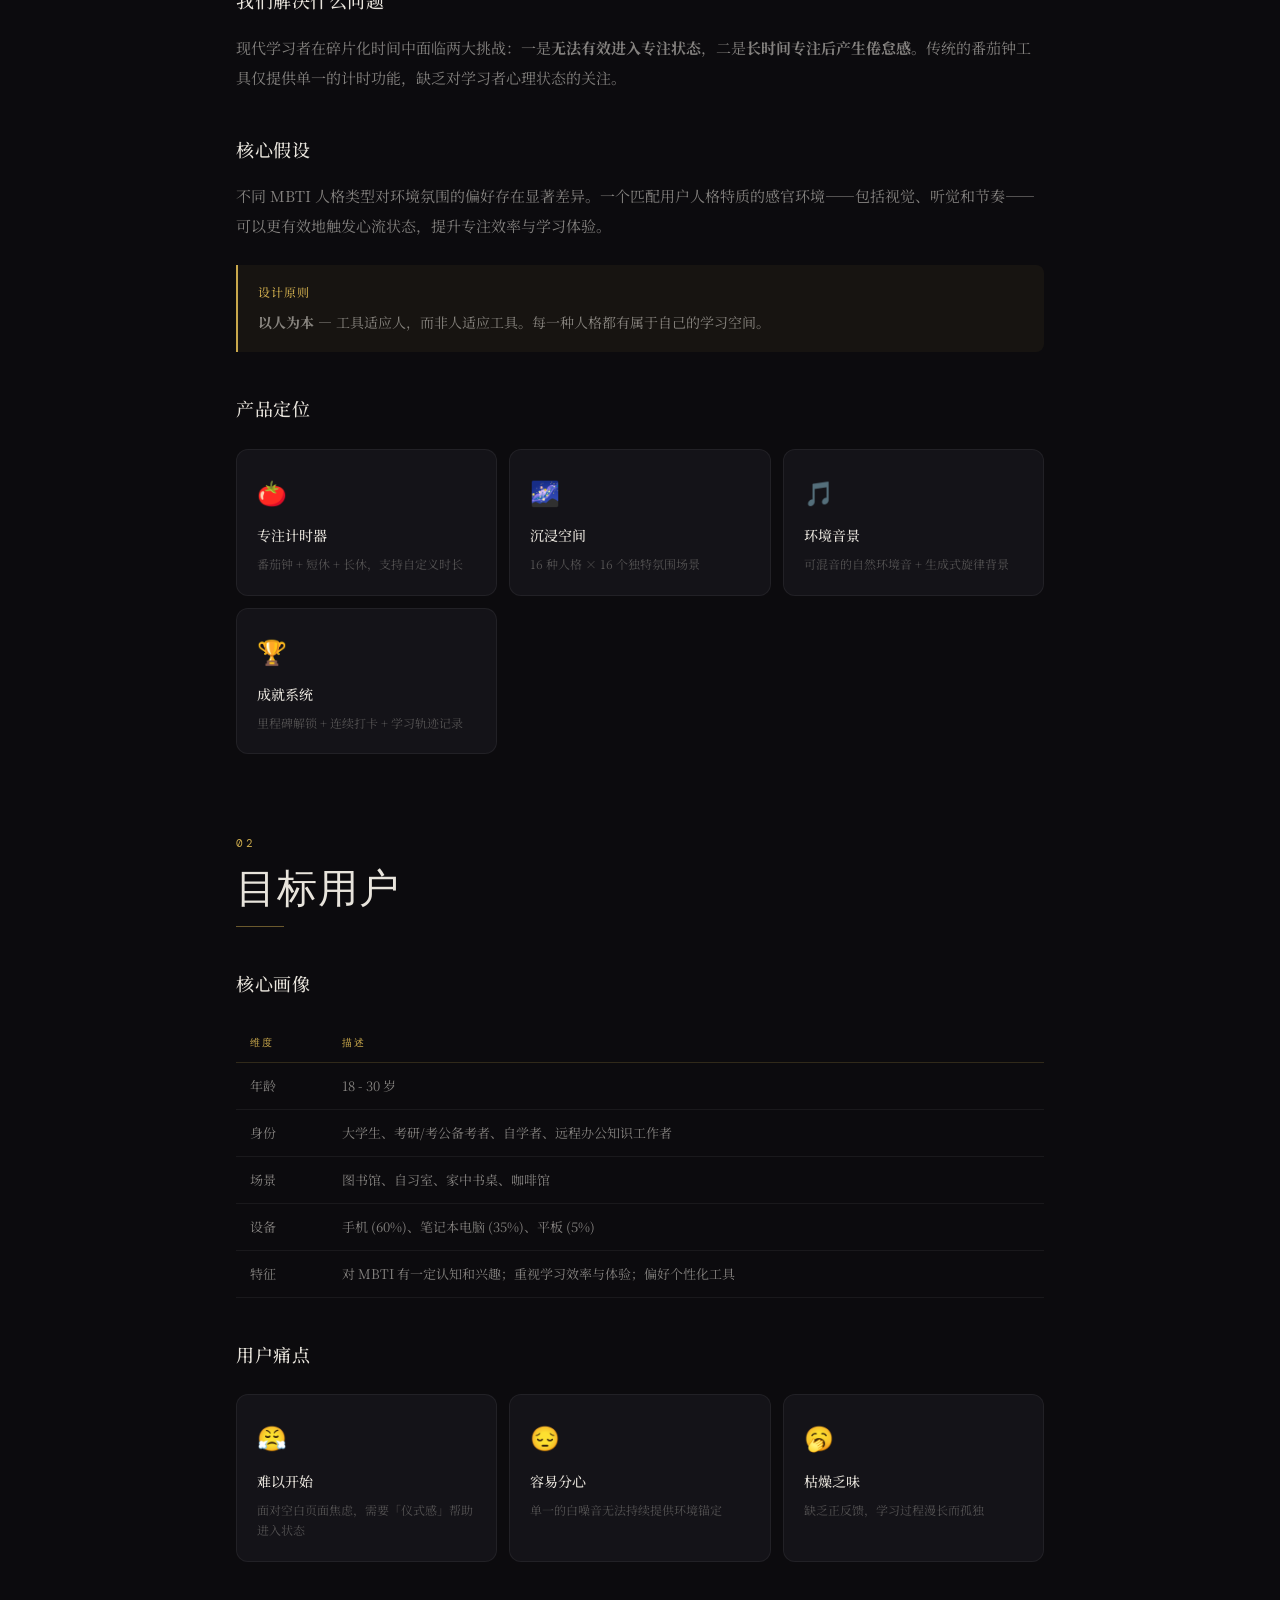
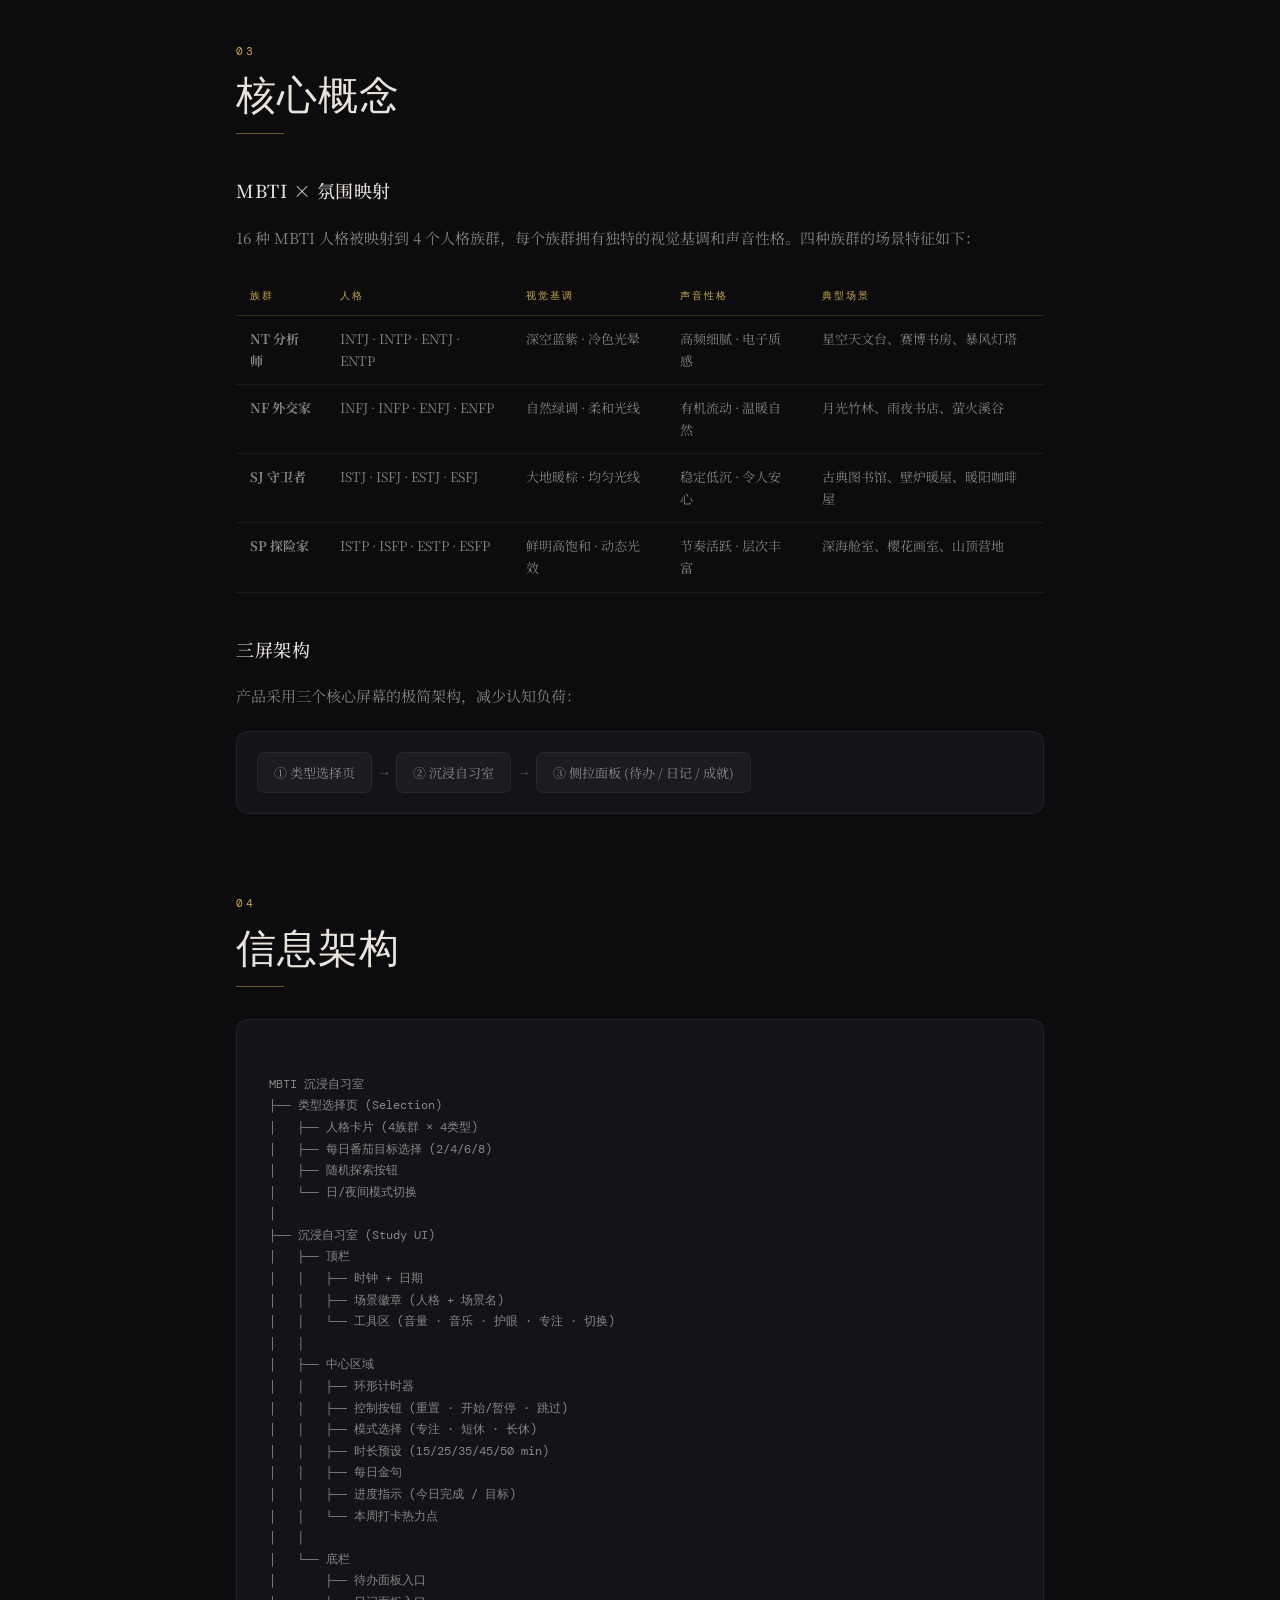
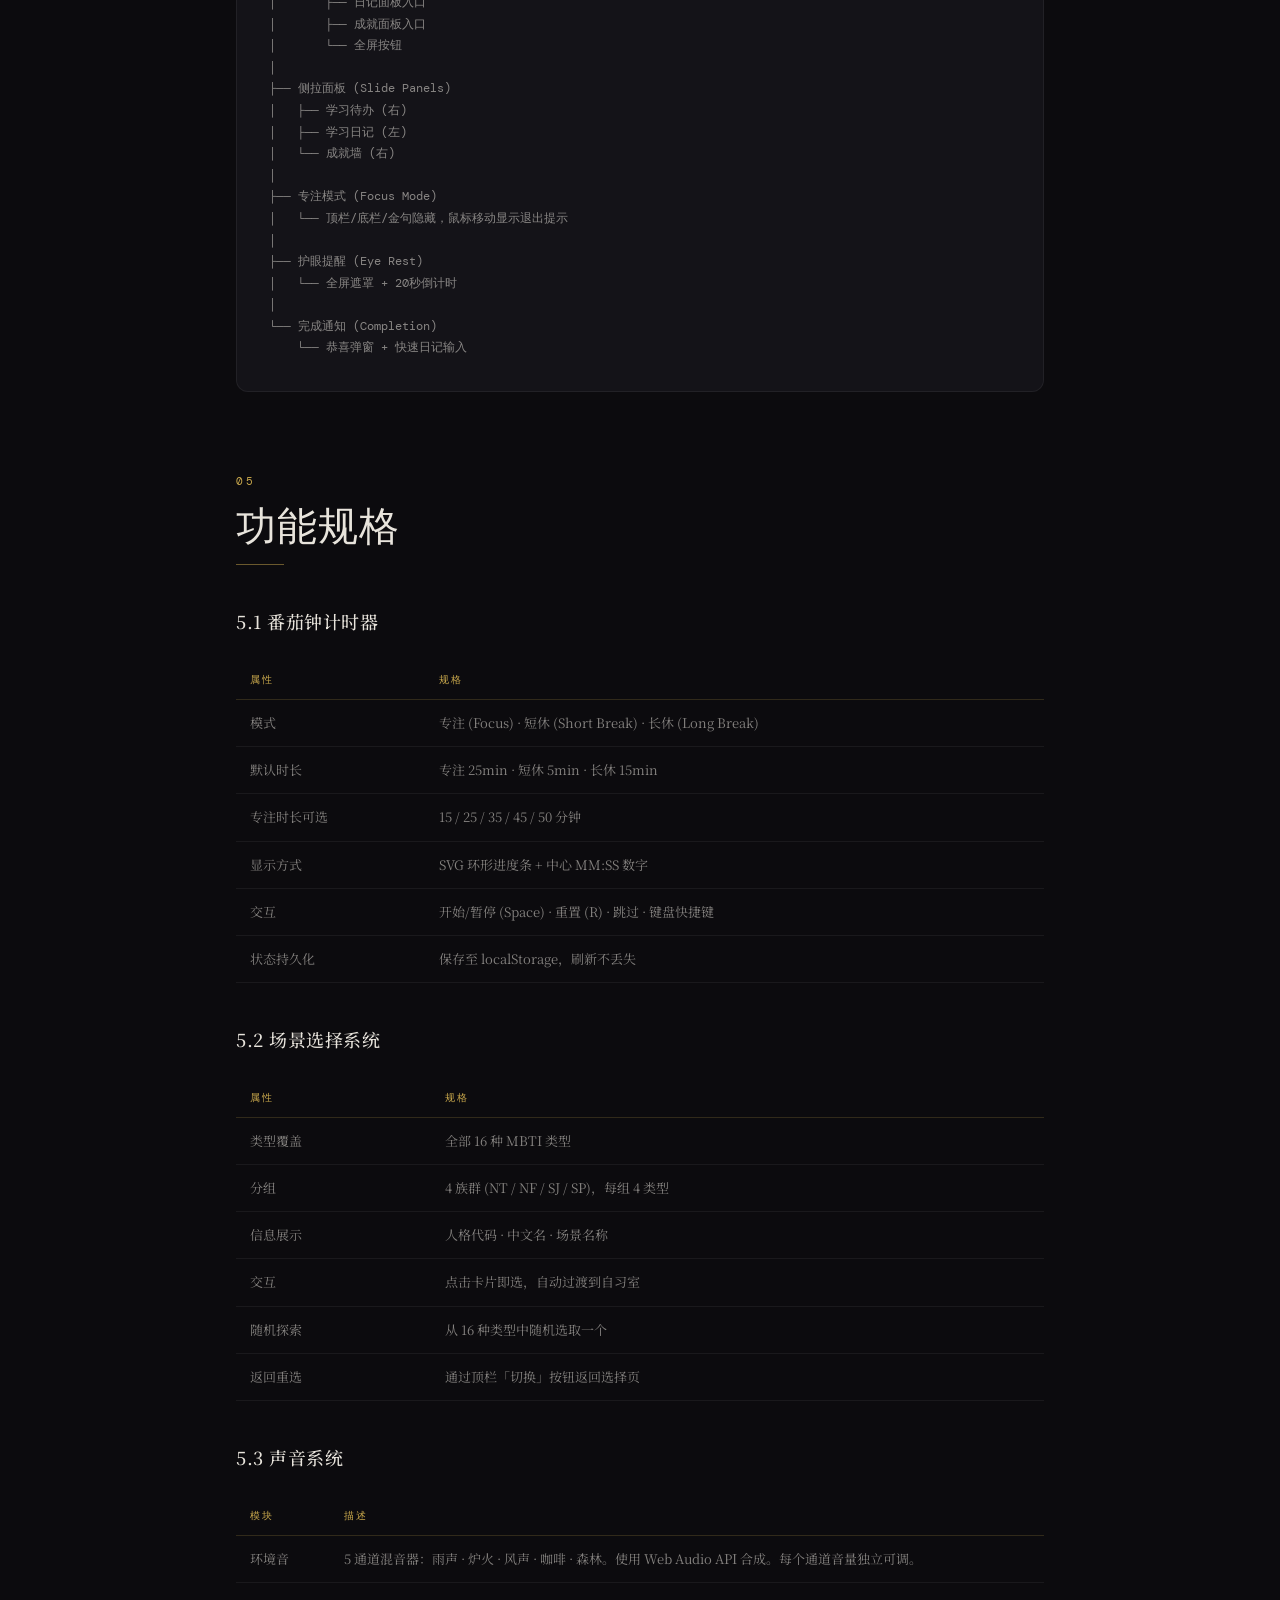
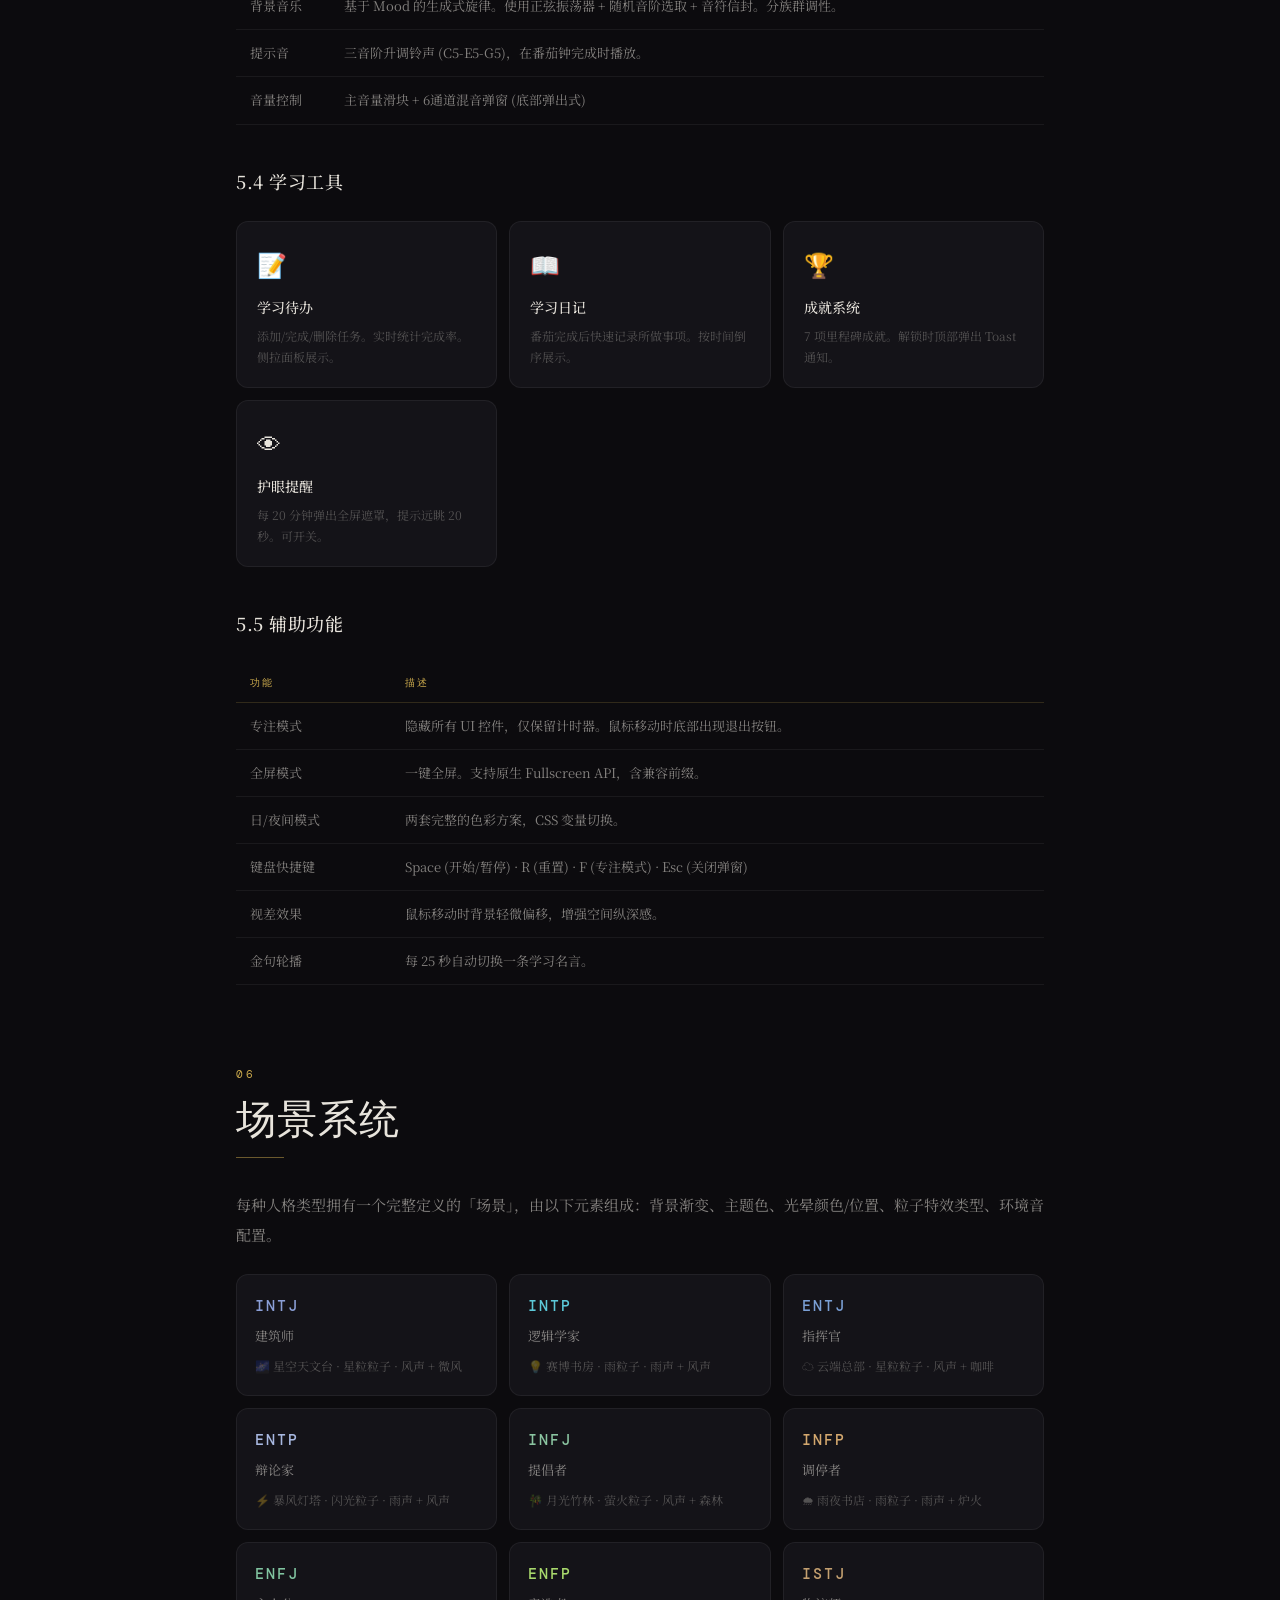
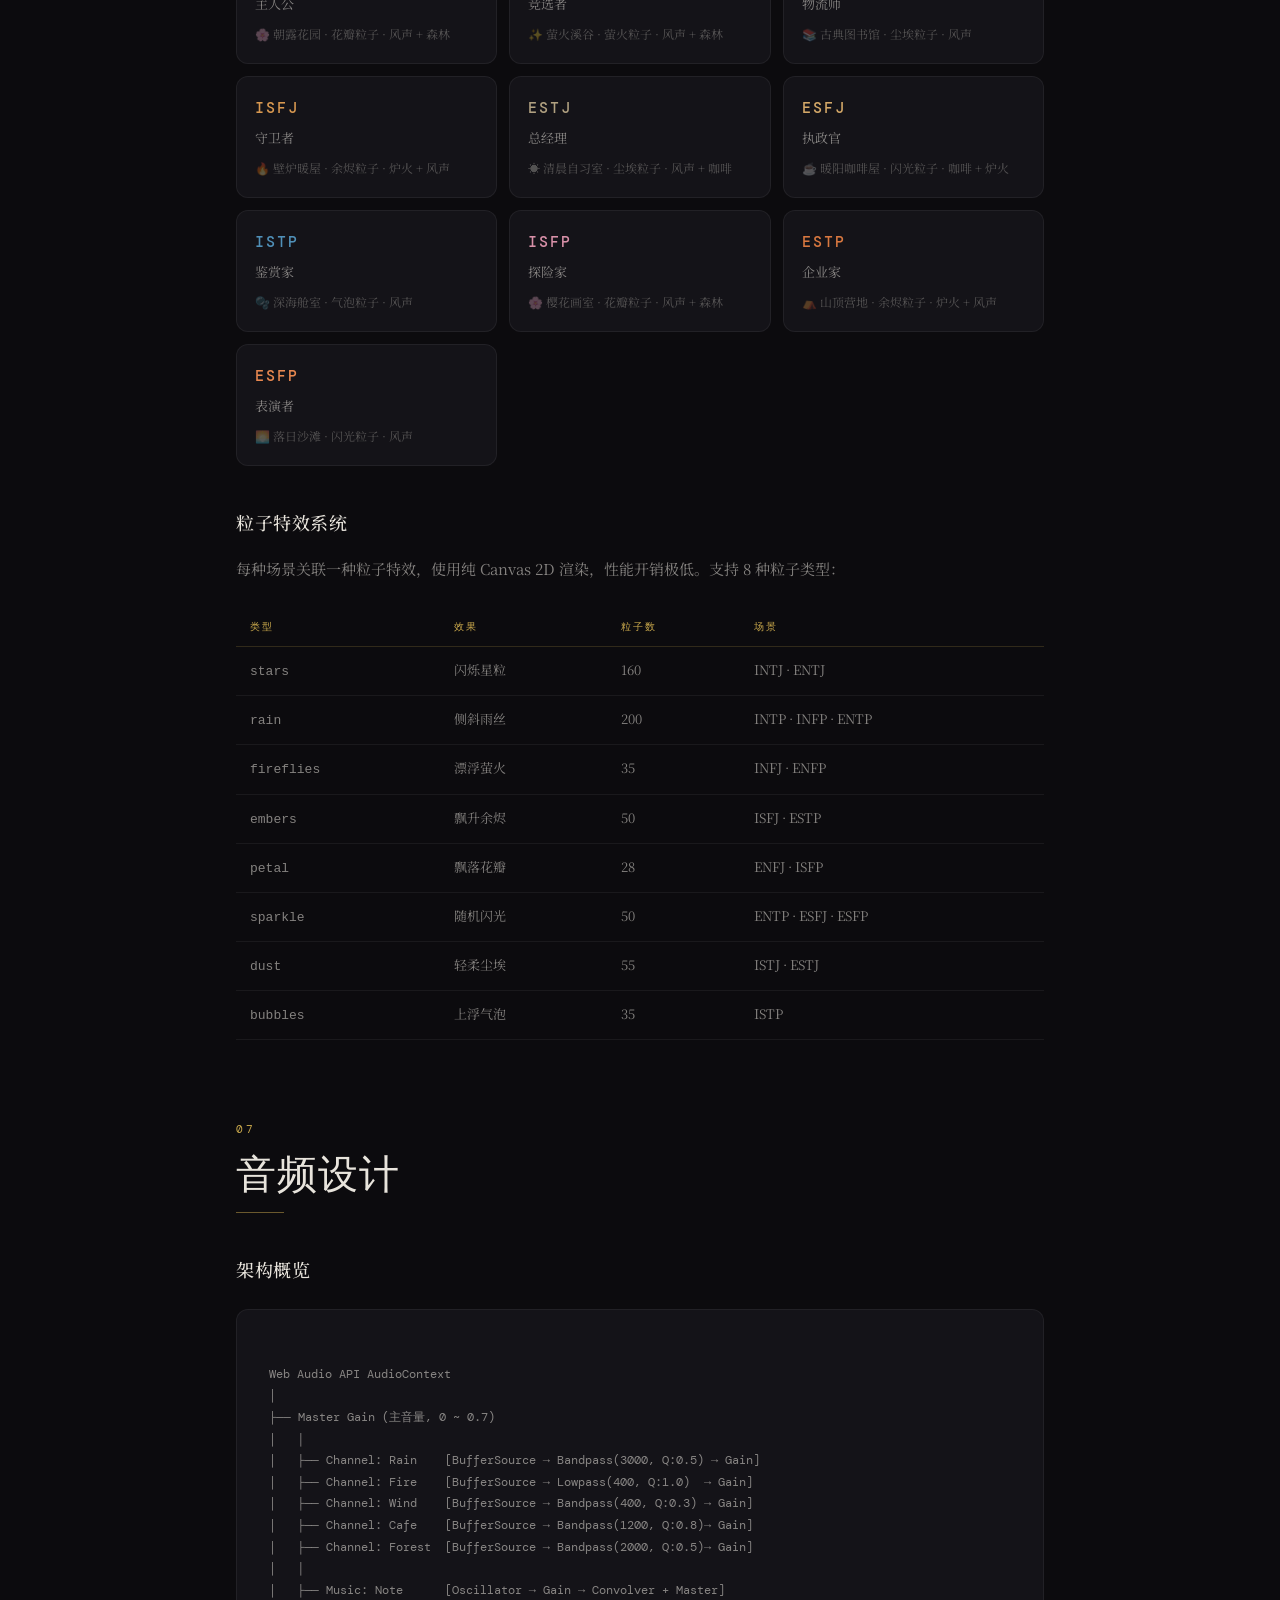
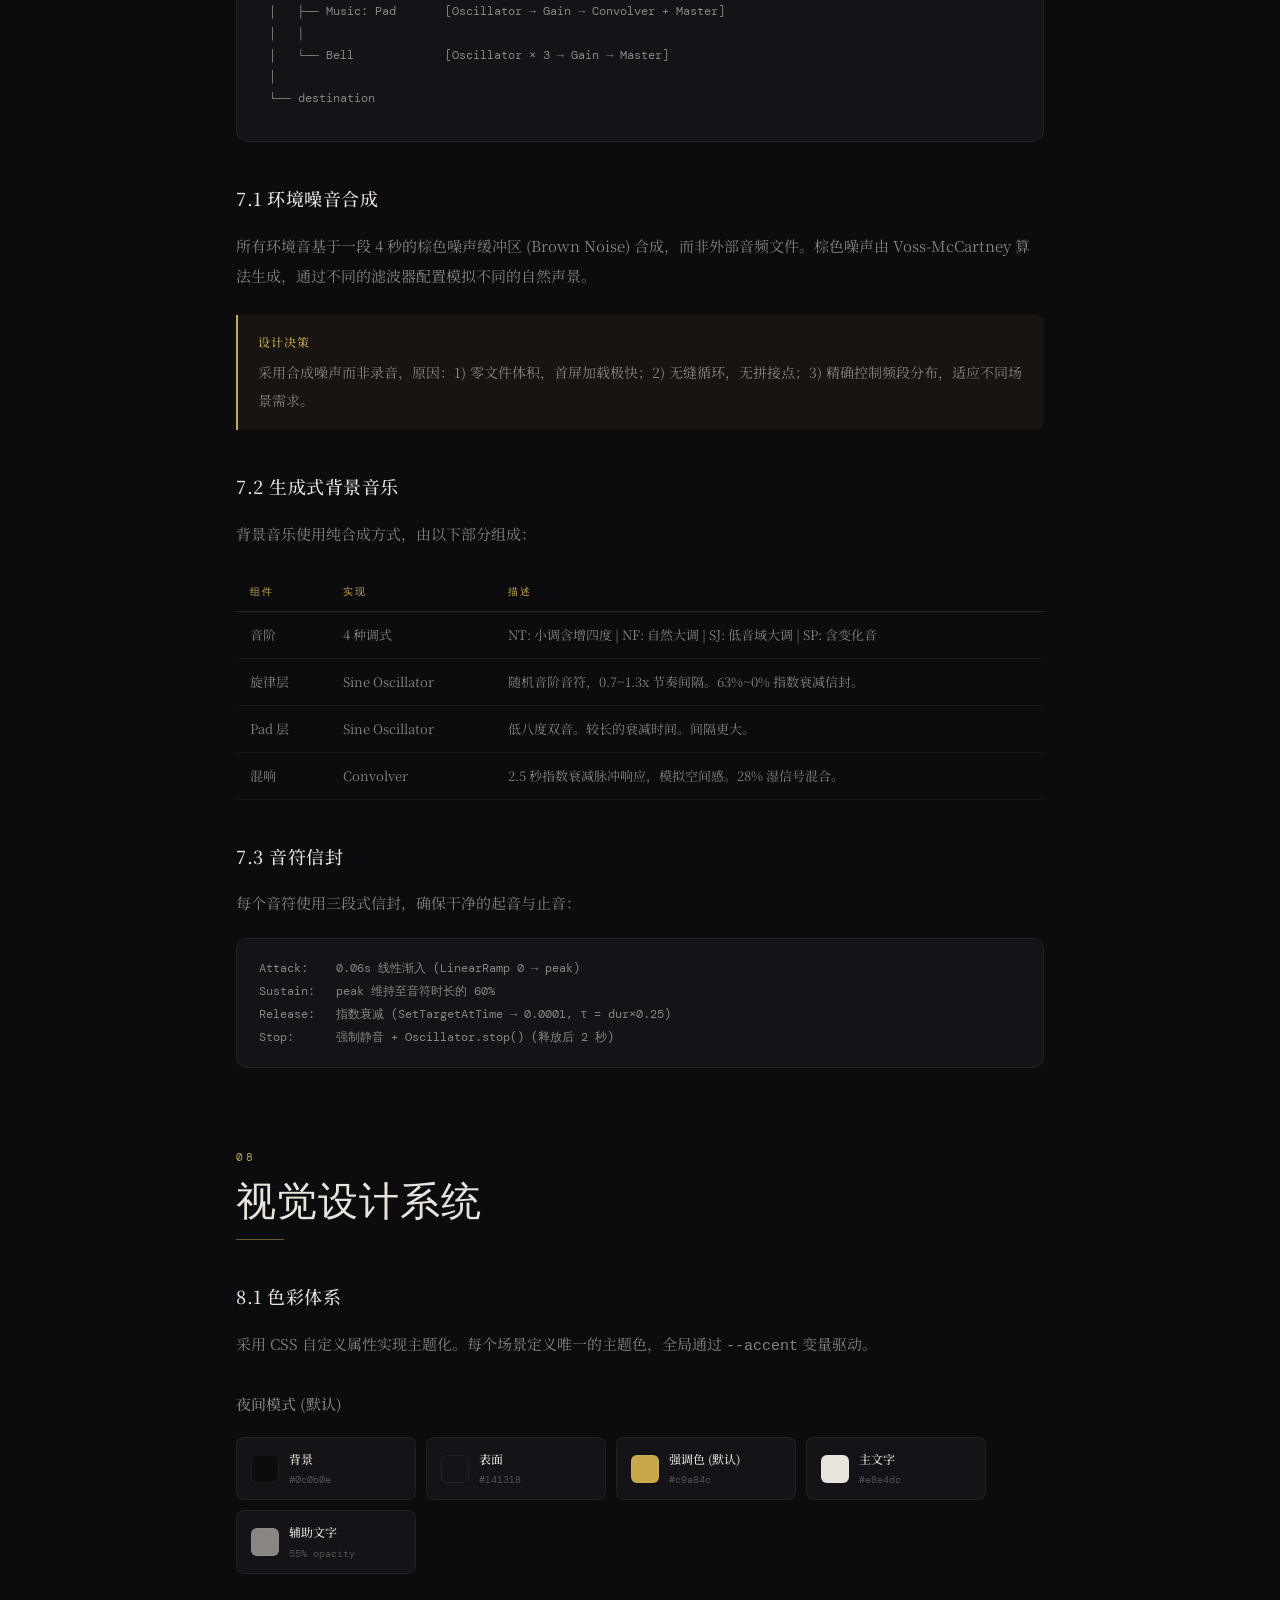
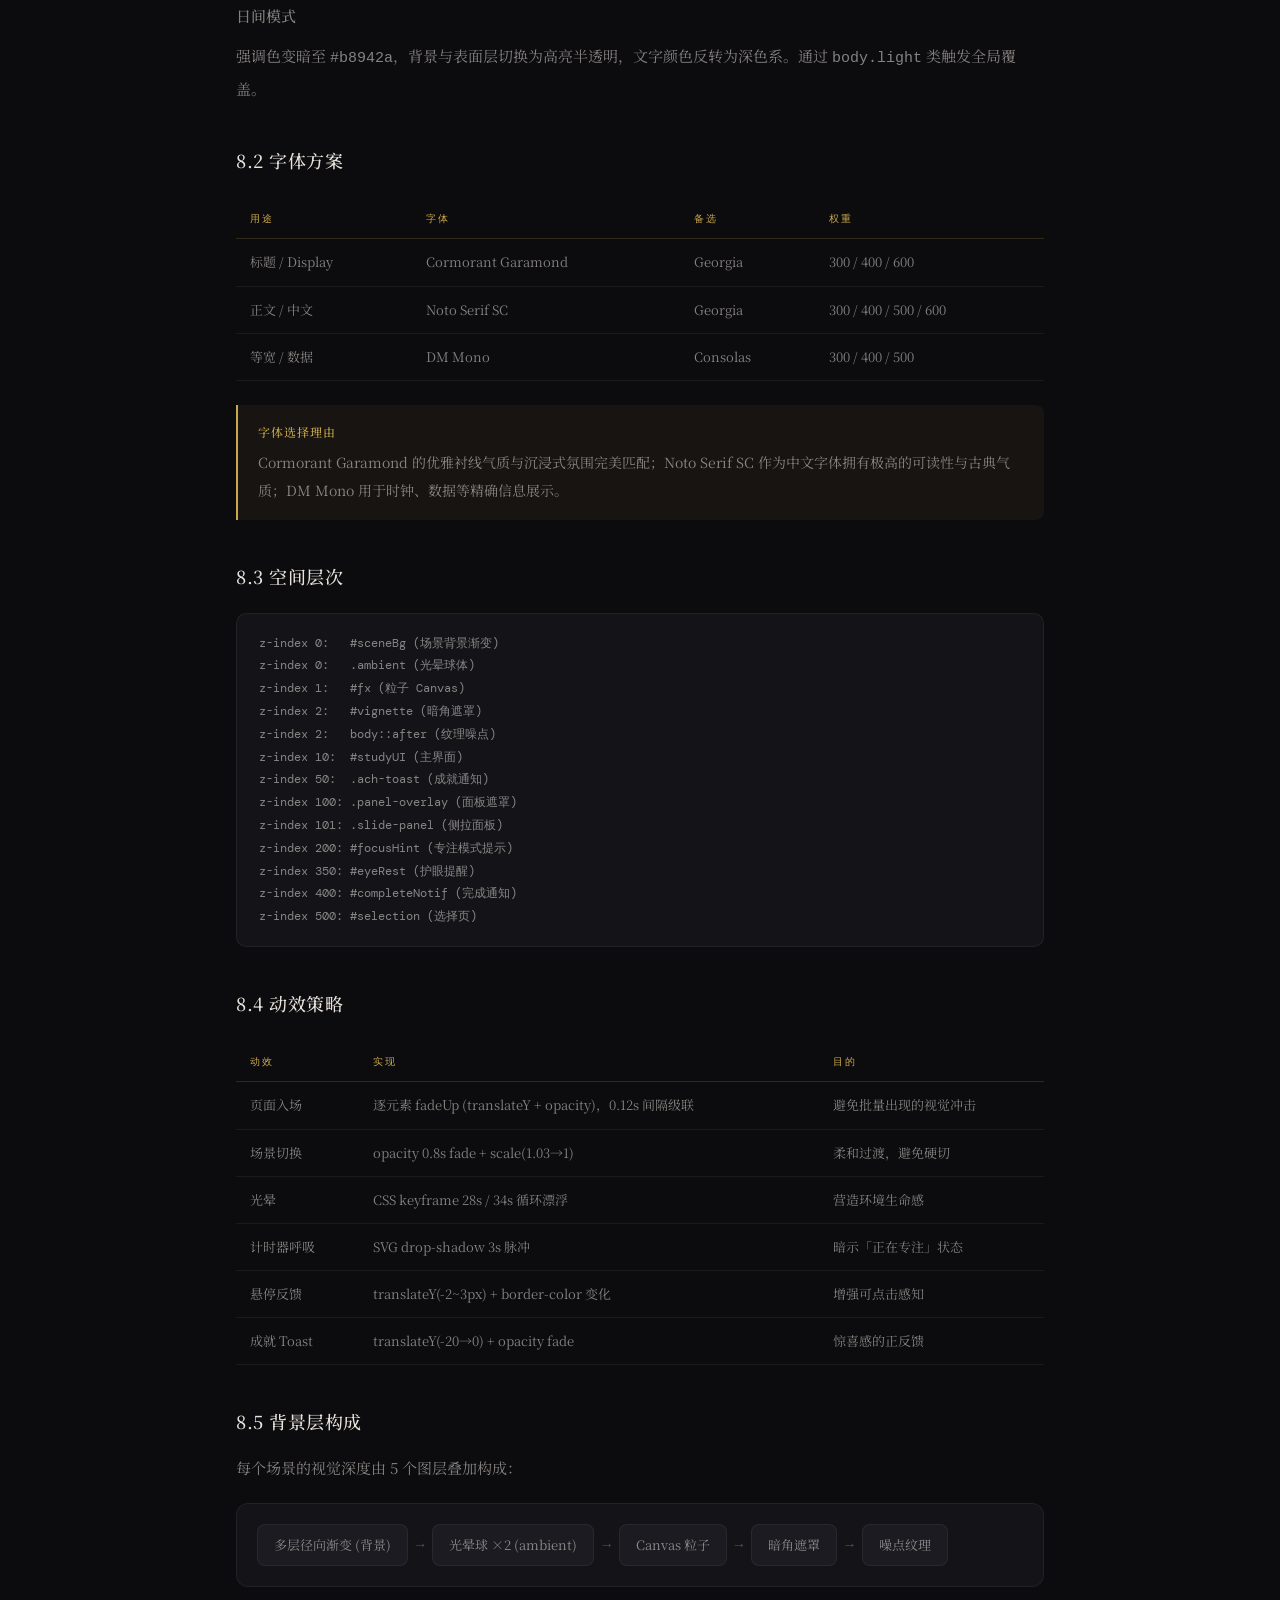
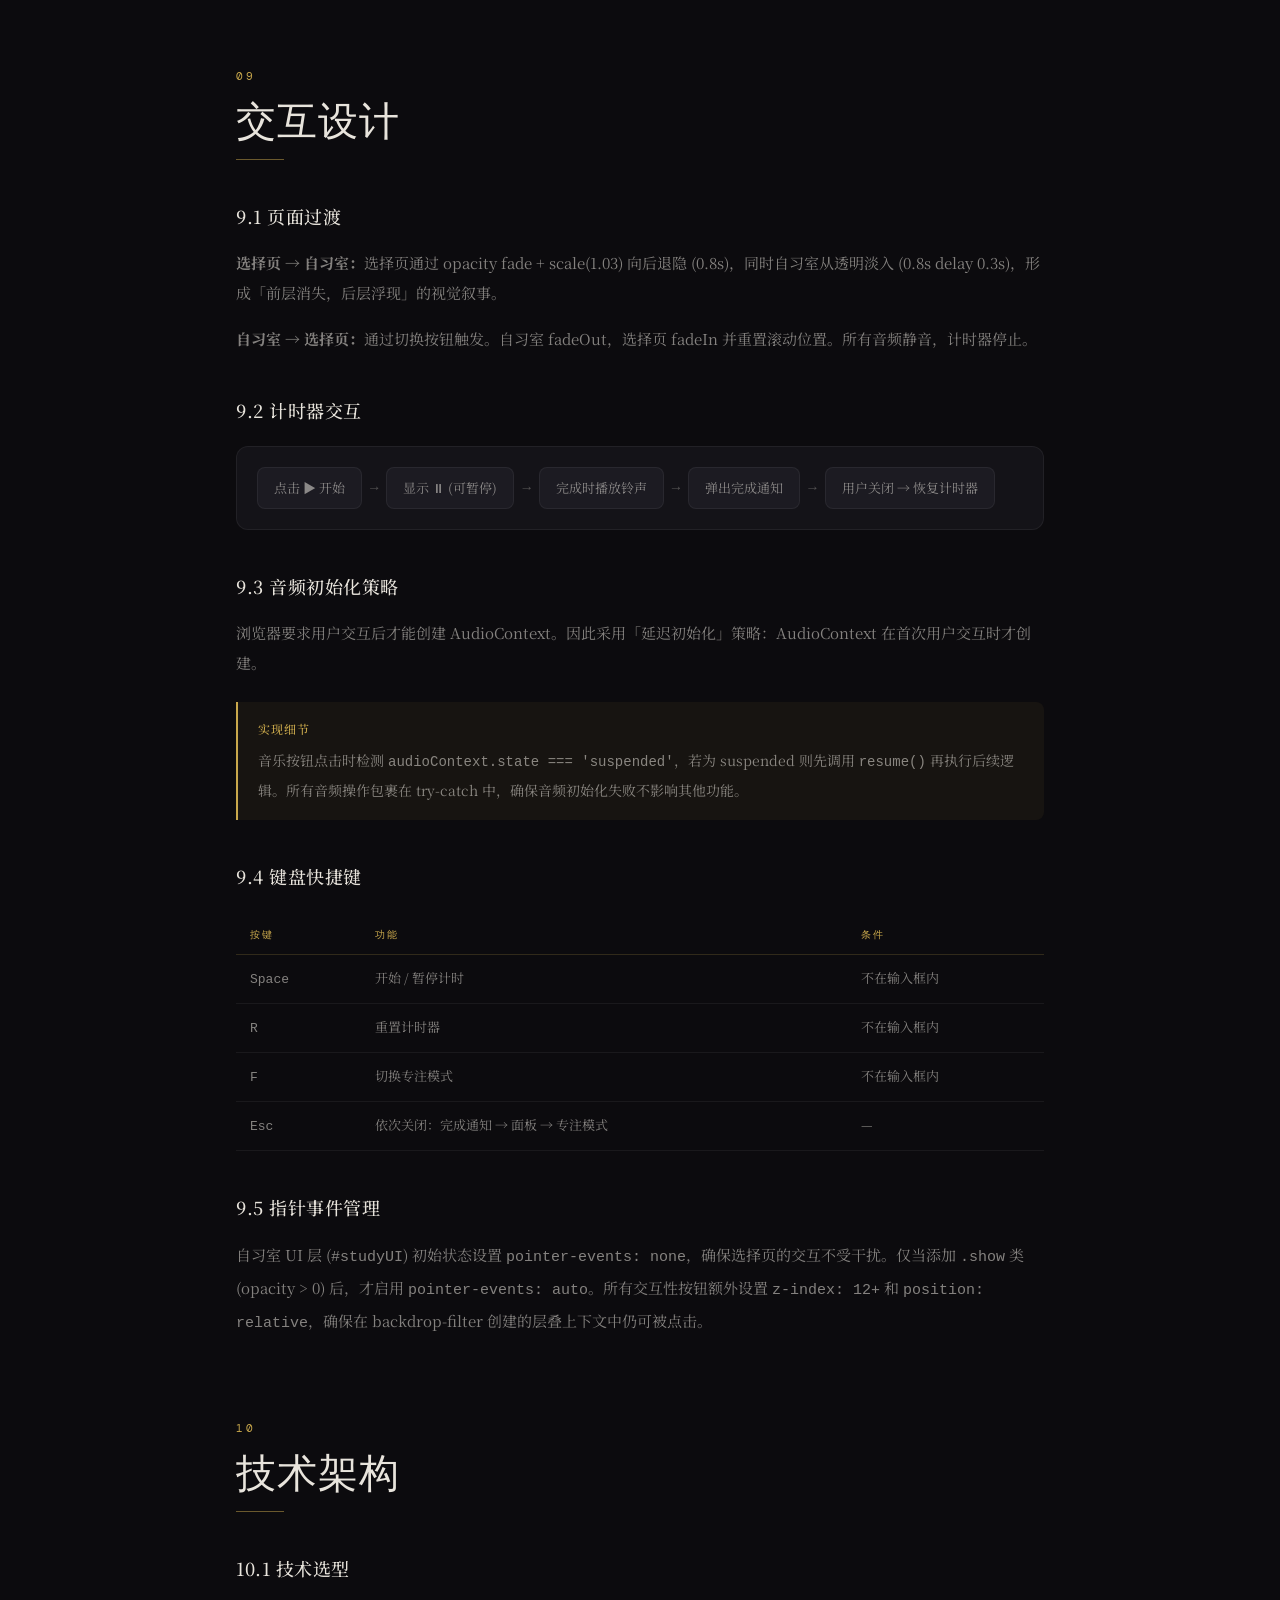
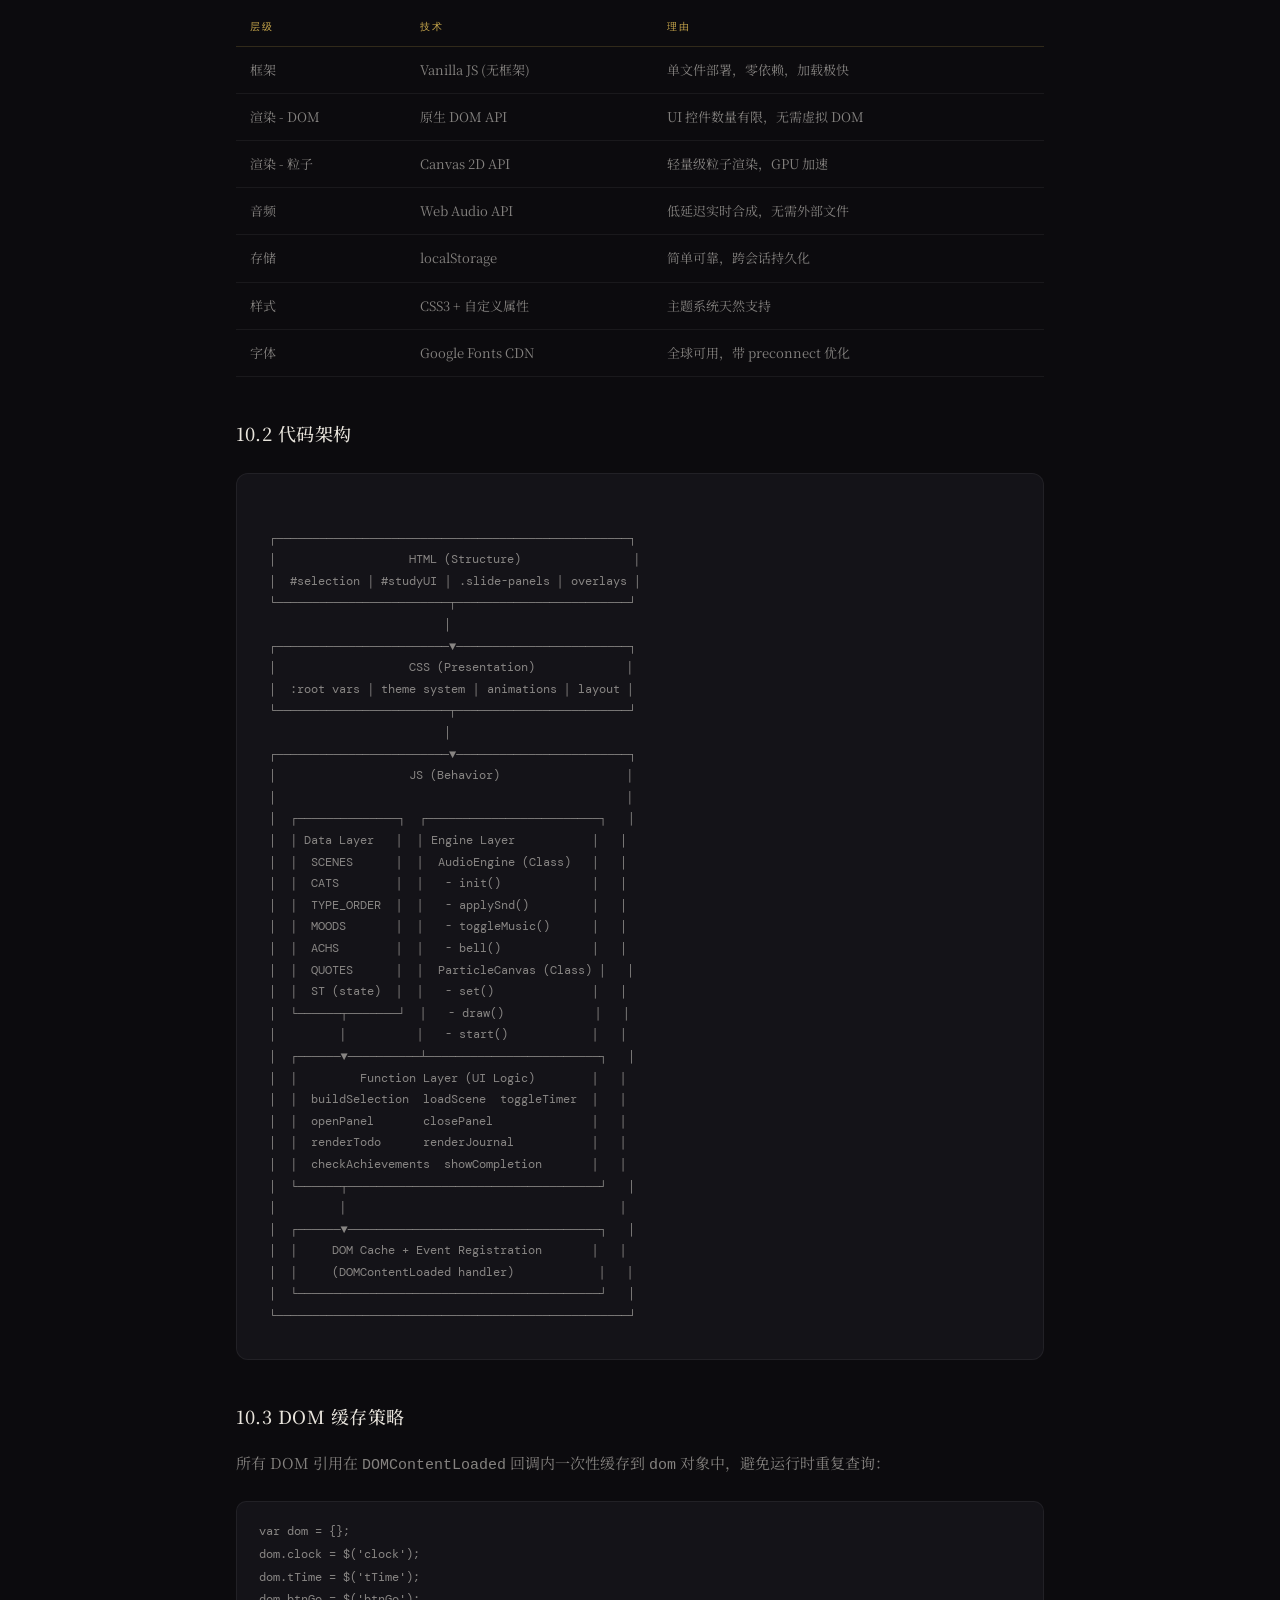
<file: design.html>
<!DOCTYPE html>
<html lang="zh-CN">
<head>
<meta charset="UTF-8">
<meta name="viewport" content="width=device-width,initial-scale=1,maximum-scale=1">
<title>MBTI 沉浸自习室 — 产品设计文档</title>
<link rel="preconnect" href="https://fonts.googleapis.com">
<link rel="preconnect" href="https://fonts.gstatic.com" crossorigin>
<link href="https://fonts.googleapis.com/css2?family=Cormorant+Garamond:ital,wght@0,300;0,400;0,500;0,600;1,400&family=Noto+Serif+SC:wght@300;400;500;600&family=DM+Mono:wght@300;400;500&display=swap" rel="stylesheet">
<style>
:root {
  --bg: #0c0b0e;
  --surface: #141318;
  --surface2: #1c1b22;
  --accent: #c9a84c;
  --accent-dim: rgba(201,168,76,.12);
  --accent-glow: rgba(201,168,76,.06);
  --text: #e8e4dc;
  --text-2: rgba(232,228,220,.55);
  --text-3: rgba(232,228,220,.3);
  --border: rgba(255,255,255,.06);
  --border-accent: rgba(201,168,76,.2);
  --red: #d45050;
  --green: #6dbd8a;
  --blue: #7a9ed6;
  --orange: #d4a574;
  --serif: 'Noto Serif SC', 'Georgia', serif;
  --display: 'Cormorant Garamond', 'Georgia', serif;
  --mono: 'DM Mono', 'Consolas', monospace;
}

* { margin: 0; padding: 0; box-sizing: border-box; }

html {
  font-size: 16px;
  scroll-behavior: smooth;
  scrollbar-width: thin;
  scrollbar-color: rgba(255,255,255,.08) transparent;
}

body {
  font-family: var(--serif);
  background: var(--bg);
  color: var(--text);
  -webkit-font-smoothing: antialiased;
  line-height: 1.8;
  overflow-x: hidden;
}

::-webkit-scrollbar { width: 5px; }
::-webkit-scrollbar-thumb { background: rgba(255,255,255,.08); border-radius: 3px; }

::selection { background: var(--accent); color: var(--bg); }

/* ─── Grain overlay ─── */
body::before {
  content: '';
  position: fixed;
  inset: 0;
  background-image: url("data:image/svg+xml,%3Csvg viewBox='0 0 256 256' xmlns='http://www.w3.org/2000/svg'%3E%3Cfilter id='n'%3E%3CfeTurbulence type='fractalNoise' baseFrequency='.85' numOctaves='4' stitchTiles='stitch'/%3E%3C/filter%3E%3Crect width='100%25' height='100%25' filter='url(%23n)'/%3E%3C/svg%3E");
  opacity: .025;
  pointer-events: none;
  z-index: 9999;
}

/* ─── Layout ─── */
.doc-wrapper {
  max-width: 880px;
  margin: 0 auto;
  padding: 0 36px 120px;
}

/* ─── Cover ─── */
.cover {
  min-height: 100vh;
  display: flex;
  flex-direction: column;
  justify-content: center;
  align-items: flex-start;
  padding: 80px 36px 120px;
  max-width: 880px;
  margin: 0 auto;
  position: relative;
}

.cover::before {
  content: '';
  position: absolute;
  top: 15%;
  right: -10%;
  width: 400px;
  height: 400px;
  background: radial-gradient(circle, var(--accent-dim) 0%, transparent 70%);
  border-radius: 50%;
  pointer-events: none;
}

.cover-badge {
  display: inline-flex;
  align-items: center;
  gap: 8px;
  padding: 6px 16px;
  border: 1px solid var(--border-accent);
  border-radius: 20px;
  font-family: var(--mono);
  font-size: 11px;
  color: var(--accent);
  letter-spacing: 2px;
  text-transform: uppercase;
  margin-bottom: 40px;
  animation: fadeUp .6s ease forwards;
}

.cover h1 {
  font-family: var(--display);
  font-size: clamp(36px, 6vw, 64px);
  font-weight: 300;
  line-height: 1.15;
  letter-spacing: -0.5px;
  margin-bottom: 20px;
  opacity: 0;
  animation: fadeUp .7s .1s ease forwards;
}

.cover h1 em {
  font-style: italic;
  color: var(--accent);
}

.cover-sub {
  font-size: 17px;
  color: var(--text-2);
  line-height: 1.9;
  max-width: 520px;
  margin-bottom: 48px;
  opacity: 0;
  animation: fadeUp .7s .2s ease forwards;
}

.cover-meta {
  display: flex;
  gap: 40px;
  flex-wrap: wrap;
  opacity: 0;
  animation: fadeUp .7s .3s ease forwards;
}

.meta-item {
  display: flex;
  flex-direction: column;
  gap: 4px;
}

.meta-label {
  font-family: var(--mono);
  font-size: 10px;
  color: var(--text-3);
  letter-spacing: 2px;
  text-transform: uppercase;
}

.meta-value {
  font-size: 14px;
  color: var(--text-2);
}

@keyframes fadeUp {
  from { opacity: 0; transform: translateY(18px); }
  to { opacity: 1; transform: translateY(0); }
}

/* ─── TOC ─── */
.toc {
  padding: 60px 0;
  border-top: 1px solid var(--border);
  margin-bottom: 80px;
}

.toc-title {
  font-family: var(--mono);
  font-size: 10px;
  color: var(--text-3);
  letter-spacing: 3px;
  text-transform: uppercase;
  margin-bottom: 24px;
}

.toc-list {
  list-style: none;
  display: grid;
  grid-template-columns: 1fr 1fr;
  gap: 8px 40px;
}

.toc-list a {
  display: flex;
  align-items: baseline;
  gap: 12px;
  text-decoration: none;
  color: var(--text-2);
  font-size: 14px;
  padding: 6px 0;
  transition: color .25s;
}

.toc-list a:hover { color: var(--accent); }

.toc-num {
  font-family: var(--mono);
  font-size: 11px;
  color: var(--text-3);
  min-width: 24px;
}

/* ─── Sections ─── */
section {
  margin-bottom: 80px;
}

.section-num {
  font-family: var(--mono);
  font-size: 11px;
  color: var(--accent);
  letter-spacing: 3px;
  display: block;
  margin-bottom: 10px;
}

h2 {
  font-family: var(--display);
  font-size: clamp(28px, 4vw, 40px);
  font-weight: 300;
  letter-spacing: 1px;
  margin-bottom: 12px;
  line-height: 1.25;
}

.section-line {
  width: 48px;
  height: 1px;
  background: var(--accent);
  margin-bottom: 32px;
  opacity: .5;
}

h3 {
  font-family: var(--serif);
  font-size: 18px;
  font-weight: 500;
  margin: 40px 0 16px;
  color: var(--text);
  letter-spacing: .5px;
}

h4 {
  font-size: 15px;
  font-weight: 500;
  margin: 28px 0 12px;
  color: var(--text-2);
}

p {
  font-size: 15px;
  color: var(--text-2);
  margin-bottom: 16px;
  line-height: 2;
}

/* ─── Info Cards ─── */
.info-grid {
  display: grid;
  grid-template-columns: repeat(auto-fit, minmax(200px, 1fr));
  gap: 12px;
  margin: 24px 0;
}

.info-card {
  background: var(--surface);
  border: 1px solid var(--border);
  border-radius: 12px;
  padding: 20px;
  transition: border-color .3s;
}

.info-card:hover { border-color: var(--border-accent); }

.info-card .ic-icon {
  font-size: 24px;
  margin-bottom: 10px;
  display: block;
}

.info-card .ic-title {
  font-size: 14px;
  font-weight: 500;
  margin-bottom: 6px;
  color: var(--text);
}

.info-card .ic-desc {
  font-size: 12px;
  color: var(--text-3);
  line-height: 1.7;
}

/* ─── Tables ─── */
.doc-table {
  width: 100%;
  border-collapse: collapse;
  margin: 24px 0;
  font-size: 13px;
}

.doc-table thead {
  border-bottom: 1px solid var(--border-accent);
}

.doc-table th {
  font-family: var(--mono);
  font-size: 10px;
  color: var(--accent);
  letter-spacing: 2px;
  text-transform: uppercase;
  text-align: left;
  padding: 10px 14px;
  font-weight: 400;
}

.doc-table td {
  padding: 12px 14px;
  border-bottom: 1px solid var(--border);
  color: var(--text-2);
  vertical-align: top;
  line-height: 1.7;
}

.doc-table tr:hover td {
  background: var(--accent-glow);
}

/* ─── Code / mono blocks ─── */
.mono-block {
  background: var(--surface);
  border: 1px solid var(--border);
  border-radius: 10px;
  padding: 18px 22px;
  margin: 20px 0;
  font-family: var(--mono);
  font-size: 12px;
  line-height: 1.9;
  color: var(--text-2);
  overflow-x: auto;
  white-space: pre;
}

/* ─── Callout ─── */
.callout {
  border-left: 2px solid var(--accent);
  padding: 16px 20px;
  margin: 24px 0;
  background: var(--accent-glow);
  border-radius: 0 8px 8px 0;
}

.callout-title {
  font-size: 12px;
  font-weight: 500;
  color: var(--accent);
  letter-spacing: 1px;
  margin-bottom: 6px;
}

.callout p { margin-bottom: 0; font-size: 14px; }

/* ─── Color swatch ─── */
.swatches {
  display: flex;
  gap: 10px;
  flex-wrap: wrap;
  margin: 20px 0;
}

.swatch {
  display: flex;
  align-items: center;
  gap: 10px;
  background: var(--surface);
  border: 1px solid var(--border);
  border-radius: 8px;
  padding: 10px 14px;
  min-width: 180px;
}

.swatch-dot {
  width: 28px;
  height: 28px;
  border-radius: 6px;
  flex-shrink: 0;
  border: 1px solid rgba(255,255,255,.06);
}

.swatch-info {
  display: flex;
  flex-direction: column;
  gap: 2px;
}

.swatch-name {
  font-size: 12px;
  font-weight: 500;
  color: var(--text);
}

.swatch-hex {
  font-family: var(--mono);
  font-size: 10px;
  color: var(--text-3);
}

/* ─── Scene card ─── */
.scene-cards {
  display: grid;
  grid-template-columns: repeat(auto-fill, minmax(240px, 1fr));
  gap: 12px;
  margin: 24px 0;
}

.sc-card {
  background: var(--surface);
  border: 1px solid var(--border);
  border-radius: 12px;
  padding: 18px;
  transition: all .3s;
  position: relative;
  overflow: hidden;
}

.sc-card::before {
  content: '';
  position: absolute;
  top: 0;
  left: 0;
  right: 0;
  height: 3px;
  border-radius: 12px 12px 0 0;
}

.sc-card:hover {
  border-color: rgba(255,255,255,.1);
  transform: translateY(-2px);
}

.sc-type {
  font-family: var(--mono);
  font-size: 15px;
  font-weight: 500;
  letter-spacing: 2px;
  margin-bottom: 4px;
}

.sc-name { font-size: 13px; color: var(--text-2); margin-bottom: 8px; }
.sc-scene { font-size: 12px; color: var(--text-3); }

/* ─── Flow diagram ─── */
.flow {
  display: flex;
  align-items: center;
  gap: 8px;
  flex-wrap: wrap;
  margin: 20px 0;
  padding: 20px;
  background: var(--surface);
  border: 1px solid var(--border);
  border-radius: 12px;
}

.flow-step {
  padding: 8px 16px;
  background: var(--surface2);
  border: 1px solid var(--border);
  border-radius: 8px;
  font-size: 13px;
  color: var(--text-2);
  white-space: nowrap;
}

.flow-arrow {
  font-family: var(--mono);
  color: var(--text-3);
  font-size: 14px;
}

/* ─── Architecture diagram ─── */
.arch-diagram {
  background: var(--surface);
  border: 1px solid var(--border);
  border-radius: 12px;
  padding: 32px;
  margin: 24px 0;
  font-family: var(--mono);
  font-size: 12px;
  line-height: 1.8;
  color: var(--text-2);
  overflow-x: auto;
  white-space: pre;
}

/* ─── Version table ─── */
.ver-tag {
  display: inline-block;
  padding: 2px 10px;
  background: var(--accent-dim);
  color: var(--accent);
  border-radius: 4px;
  font-family: var(--mono);
  font-size: 11px;
  letter-spacing: 1px;
}

.ver-status {
  display: inline-block;
  padding: 2px 10px;
  border-radius: 4px;
  font-size: 11px;
  letter-spacing: .5px;
}

.ver-done { background: rgba(109,189,138,.12); color: var(--green); }
.ver-plan { background: rgba(255,255,255,.04); color: var(--text-3); }

/* ─── Footer ─── */
.doc-footer {
  border-top: 1px solid var(--border);
  padding-top: 40px;
  margin-top: 80px;
  display: flex;
  justify-content: space-between;
  align-items: flex-end;
  flex-wrap: wrap;
  gap: 20px;
}

.footer-left p {
  font-size: 12px;
  color: var(--text-3);
  margin-bottom: 4px;
}

.footer-right {
  font-family: var(--mono);
  font-size: 10px;
  color: var(--text-3);
  letter-spacing: 1px;
}

/* ─── Responsive ─── */
@media(max-width: 768px) {
  .doc-wrapper { padding: 0 20px 80px; }
  .cover { padding: 60px 20px 80px; }
  .toc-list { grid-template-columns: 1fr; }
  .info-grid { grid-template-columns: 1fr; }
  .scene-cards { grid-template-columns: 1fr; }
  .doc-table { font-size: 12px; }
  .doc-table th, .doc-table td { padding: 8px 10px; }
}

/* ─── Scroll fade-in ─── */
.reveal {
  opacity: 0;
  transform: translateY(16px);
  transition: opacity .6s ease, transform .6s ease;
}
.reveal.visible {
  opacity: 1;
  transform: translateY(0);
}
</style>
</head>
<body>

<!-- ╔══════════════════════════════════════════════╗
     ║                 封 面                        ║
     ╚══════════════════════════════════════════════╝ -->
<div class="cover">
  <span class="cover-badge">Product Design Document</span>
  <h1>MBTI 沉浸自习室<br><em>Immersive Study Room</em></h1>
  <p class="cover-sub">一款基于 MBTI 人格类型的沉浸式番茄钟学习工具。通过为每种人格量身定制的视觉场景、声音氛围与粒子特效，将碎片化的专注时间转化为独特的心理空间体验。</p>
  <div class="cover-meta">
    <div class="meta-item"><span class="meta-label">Version</span><span class="meta-value">1.0.0</span></div>
    <div class="meta-item"><span class="meta-label">Platform</span><span class="meta-value">Web (Mobile / Desktop)</span></div>
    <div class="meta-item"><span class="meta-label">Framework</span><span class="meta-value">Vanilla JS + Web Audio API</span></div>
    <div class="meta-item"><span class="meta-label">Date</span><span class="meta-value">2025.06</span></div>
  </div>
</div>

<!-- ════════════════════════════════════════════════ -->
<div class="doc-wrapper">

<!-- ── 目录 ── -->
<nav class="toc reveal">
  <div class="toc-title">Contents</div>
  <ol class="toc-list">
    <li><a href="#s01"><span class="toc-num">01</span> 产品愿景</a></li>
    <li><a href="#s02"><span class="toc-num">02</span> 目标用户</a></li>
    <li><a href="#s03"><span class="toc-num">03</span> 核心概念</a></li>
    <li><a href="#s04"><span class="toc-num">04</span> 信息架构</a></li>
    <li><a href="#s05"><span class="toc-num">05</span> 功能规格</a></li>
    <li><a href="#s06"><span class="toc-num">06</span> 场景系统</a></li>
    <li><a href="#s07"><span class="toc-num">07</span> 音频设计</a></li>
    <li><a href="#s08"><span class="toc-num">08</span> 视觉设计系统</a></li>
    <li><a href="#s09"><span class="toc-num">09</span> 交互设计</a></li>
    <li><a href="#s10"><span class="toc-num">10</span> 技术架构</a></li>
    <li><a href="#s11"><span class="toc-num">11</span> 数据模型</a></li>
    <li><a href="#s12"><span class="toc-num">12</span> 用户流程</a></li>
    <li><a href="#s13"><span class="toc-num">13</span> 响应式策略</a></li>
    <li><a href="#s14"><span class="toc-num">14</span> 版本路线</a></li>
  </ol>
</nav>

<!-- ╔══════════════════════════════════════════════╗
     ║             01  产品愿景                      ║
     ╚══════════════════════════════════════════════╝ -->
<section id="s01" class="reveal">
  <span class="section-num">01</span>
  <h2>产品愿景</h2>
  <div class="section-line"></div>

  <h3>我们解决什么问题</h3>
  <p>现代学习者在碎片化时间中面临两大挑战：一是<strong>无法有效进入专注状态</strong>，二是<strong>长时间专注后产生倦怠感</strong>。传统的番茄钟工具仅提供单一的计时功能，缺乏对学习者心理状态的关注。</p>

  <h3>核心假设</h3>
  <p>不同 MBTI 人格类型对环境氛围的偏好存在显著差异。一个匹配用户人格特质的感官环境——包括视觉、听觉和节奏——可以更有效地触发心流状态，提升专注效率与学习体验。</p>

  <div class="callout">
    <div class="callout-title">设计原则</div>
    <p><strong>以人为本</strong> — 工具适应人，而非人适应工具。每一种人格都有属于自己的学习空间。</p>
  </div>

  <h3>产品定位</h3>
  <div class="info-grid">
    <div class="info-card">
      <span class="ic-icon">🍅</span>
      <div class="ic-title">专注计时器</div>
      <div class="ic-desc">番茄钟 + 短休 + 长休，支持自定义时长</div>
    </div>
    <div class="info-card">
      <span class="ic-icon">🌌</span>
      <div class="ic-title">沉浸空间</div>
      <div class="ic-desc">16 种人格 × 16 个独特氛围场景</div>
    </div>
    <div class="info-card">
      <span class="ic-icon">🎵</span>
      <div class="ic-title">环境音景</div>
      <div class="ic-desc">可混音的自然环境音 + 生成式旋律背景</div>
    </div>
    <div class="info-card">
      <span class="ic-icon">🏆</span>
      <div class="ic-title">成就系统</div>
      <div class="ic-desc">里程碑解锁 + 连续打卡 + 学习轨迹记录</div>
    </div>
  </div>
</section>

<!-- ╔══════════════════════════════════════════════╗
     ║             02  目标用户                      ║
     ╚══════════════════════════════════════════════╝ -->
<section id="s02" class="reveal">
  <span class="section-num">02</span>
  <h2>目标用户</h2>
  <div class="section-line"></div>

  <h3>核心画像</h3>
  <table class="doc-table">
    <thead>
      <tr><th>维度</th><th>描述</th></tr>
    </thead>
    <tbody>
      <tr><td>年龄</td><td>18 - 30 岁</td></tr>
      <tr><td>身份</td><td>大学生、考研/考公备考者、自学者、远程办公知识工作者</td></tr>
      <tr><td>场景</td><td>图书馆、自习室、家中书桌、咖啡馆</td></tr>
      <tr><td>设备</td><td>手机 (60%)、笔记本电脑 (35%)、平板 (5%)</td></tr>
      <tr><td>特征</td><td>对 MBTI 有一定认知和兴趣；重视学习效率与体验；偏好个性化工具</td></tr>
    </tbody>
  </table>

  <h3>用户痛点</h3>
  <div class="info-grid">
    <div class="info-card">
      <span class="ic-icon">😤</span>
      <div class="ic-title">难以开始</div>
      <div class="ic-desc">面对空白页面焦虑，需要「仪式感」帮助进入状态</div>
    </div>
    <div class="info-card">
      <span class="ic-icon">😔</span>
      <div class="ic-title">容易分心</div>
      <div class="ic-desc">单一的白噪音无法持续提供环境锚定</div>
    </div>
    <div class="info-card">
      <span class="ic-icon">🥱</span>
      <div class="ic-title">枯燥乏味</div>
      <div class="ic-desc">缺乏正反馈，学习过程漫长而孤独</div>
    </div>
  </div>
</section>

<!-- ╔══════════════════════════════════════════════╗
     ║             03  核心概念                      ║
     ╚══════════════════════════════════════════════╝ -->
<section id="s03" class="reveal">
  <span class="section-num">03</span>
  <h2>核心概念</h2>
  <div class="section-line"></div>

  <h3>MBTI × 氛围映射</h3>
  <p>16 种 MBTI 人格被映射到 4 个人格族群，每个族群拥有独特的视觉基调和声音性格。四种族群的场景特征如下：</p>

  <table class="doc-table">
    <thead>
      <tr><th>族群</th><th>人格</th><th>视觉基调</th><th>声音性格</th><th>典型场景</th></tr>
    </thead>
    <tbody>
      <tr>
        <td><strong>NT 分析师</strong></td>
        <td>INTJ · INTP · ENTJ · ENTP</td>
        <td>深空蓝紫 · 冷色光晕</td>
        <td>高频细腻 · 电子质感</td>
        <td>星空天文台、赛博书房、暴风灯塔</td>
      </tr>
      <tr>
        <td><strong>NF 外交家</strong></td>
        <td>INFJ · INFP · ENFJ · ENFP</td>
        <td>自然绿调 · 柔和光线</td>
        <td>有机流动 · 温暖自然</td>
        <td>月光竹林、雨夜书店、萤火溪谷</td>
      </tr>
      <tr>
        <td><strong>SJ 守卫者</strong></td>
        <td>ISTJ · ISFJ · ESTJ · ESFJ</td>
        <td>大地暖棕 · 均匀光线</td>
        <td>稳定低沉 · 令人安心</td>
        <td>古典图书馆、壁炉暖屋、暖阳咖啡屋</td>
      </tr>
      <tr>
        <td><strong>SP 探险家</strong></td>
        <td>ISTP · ISFP · ESTP · ESFP</td>
        <td>鲜明高饱和 · 动态光效</td>
        <td>节奏活跃 · 层次丰富</td>
        <td>深海舱室、樱花画室、山顶营地</td>
      </tr>
    </tbody>
  </table>

  <h3>三屏架构</h3>
  <p>产品采用三个核心屏幕的极简架构，减少认知负荷：</p>
  <div class="flow">
    <div class="flow-step">① 类型选择页</div>
    <span class="flow-arrow">→</span>
    <div class="flow-step">② 沉浸自习室</div>
    <span class="flow-arrow">→</span>
    <div class="flow-step">③ 侧拉面板 (待办 / 日记 / 成就)</div>
  </div>
</section>

<!-- ╔══════════════════════════════════════════════╗
     ║             04  信息架构                      ║
     ╚══════════════════════════════════════════════╝ -->
<section id="s04" class="reveal">
  <span class="section-num">04</span>
  <h2>信息架构</h2>
  <div class="section-line"></div>

  <div class="arch-diagram">
MBTI 沉浸自习室
├── 类型选择页 (Selection)
│   ├── 人格卡片 (4族群 × 4类型)
│   ├── 每日番茄目标选择 (2/4/6/8)
│   ├── 随机探索按钮
│   └── 日/夜间模式切换
│
├── 沉浸自习室 (Study UI)
│   ├── 顶栏
│   │   ├── 时钟 + 日期
│   │   ├── 场景徽章 (人格 + 场景名)
│   │   └── 工具区 (音量 · 音乐 · 护眼 · 专注 · 切换)
│   │
│   ├── 中心区域
│   │   ├── 环形计时器
│   │   ├── 控制按钮 (重置 · 开始/暂停 · 跳过)
│   │   ├── 模式选择 (专注 · 短休 · 长休)
│   │   ├── 时长预设 (15/25/35/45/50 min)
│   │   ├── 每日金句
│   │   ├── 进度指示 (今日完成 / 目标)
│   │   └── 本周打卡热力点
│   │
│   └── 底栏
│       ├── 待办面板入口
│       ├── 日记面板入口
│       ├── 成就面板入口
│       └── 全屏按钮
│
├── 侧拉面板 (Slide Panels)
│   ├── 学习待办 (右)
│   ├── 学习日记 (左)
│   └── 成就墙 (右)
│
├── 专注模式 (Focus Mode)
│   └── 顶栏/底栏/金句隐藏，鼠标移动显示退出提示
│
├── 护眼提醒 (Eye Rest)
│   └── 全屏遮罩 + 20秒倒计时
│
└── 完成通知 (Completion)
    └── 恭喜弹窗 + 快速日记输入</div>
</section>

<!-- ╔══════════════════════════════════════════════╗
     ║             05  功能规格                      ║
     ╚══════════════════════════════════════════════╝ -->
<section id="s05" class="reveal">
  <span class="section-num">05</span>
  <h2>功能规格</h2>
  <div class="section-line"></div>

  <h3>5.1 番茄钟计时器</h3>
  <table class="doc-table">
    <thead><tr><th>属性</th><th>规格</th></tr></thead>
    <tbody>
      <tr><td>模式</td><td>专注 (Focus) · 短休 (Short Break) · 长休 (Long Break)</td></tr>
      <tr><td>默认时长</td><td>专注 25min · 短休 5min · 长休 15min</td></tr>
      <tr><td>专注时长可选</td><td>15 / 25 / 35 / 45 / 50 分钟</td></tr>
      <tr><td>显示方式</td><td>SVG 环形进度条 + 中心 MM:SS 数字</td></tr>
      <tr><td>交互</td><td>开始/暂停 (Space) · 重置 (R) · 跳过 · 键盘快捷键</td></tr>
      <tr><td>状态持久化</td><td>保存至 localStorage，刷新不丢失</td></tr>
    </tbody>
  </table>

  <h3>5.2 场景选择系统</h3>
  <table class="doc-table">
    <thead><tr><th>属性</th><th>规格</th></tr></thead>
    <tbody>
      <tr><td>类型覆盖</td><td>全部 16 种 MBTI 类型</td></tr>
      <tr><td>分组</td><td>4 族群 (NT / NF / SJ / SP)，每组 4 类型</td></tr>
      <tr><td>信息展示</td><td>人格代码 · 中文名 · 场景名称</td></tr>
      <tr><td>交互</td><td>点击卡片即选，自动过渡到自习室</td></tr>
      <tr><td>随机探索</td><td>从 16 种类型中随机选取一个</td></tr>
      <tr><td>返回重选</td><td>通过顶栏「切换」按钮返回选择页</td></tr>
    </tbody>
  </table>

  <h3>5.3 声音系统</h3>
  <table class="doc-table">
    <thead><tr><th>模块</th><th>描述</th></tr></thead>
    <tbody>
      <tr><td>环境音</td><td>5 通道混音器：雨声 · 炉火 · 风声 · 咖啡 · 森林。使用 Web Audio API 合成。每个通道音量独立可调。</td></tr>
      <tr><td>背景音乐</td><td>基于 Mood 的生成式旋律。使用正弦振荡器 + 随机音阶选取 + 音符信封。分族群调性。</td></tr>
      <tr><td>提示音</td><td>三音阶升调铃声 (C5-E5-G5)，在番茄钟完成时播放。</td></tr>
      <tr><td>音量控制</td><td>主音量滑块 + 6通道混音弹窗 (底部弹出式)</td></tr>
    </tbody>
  </table>

  <h3>5.4 学习工具</h3>
  <div class="info-grid">
    <div class="info-card">
      <span class="ic-icon">📝</span>
      <div class="ic-title">学习待办</div>
      <div class="ic-desc">添加/完成/删除任务。实时统计完成率。侧拉面板展示。</div>
    </div>
    <div class="info-card">
      <span class="ic-icon">📖</span>
      <div class="ic-title">学习日记</div>
      <div class="ic-desc">番茄完成后快速记录所做事项。按时间倒序展示。</div>
    </div>
    <div class="info-card">
      <span class="ic-icon">🏆</span>
      <div class="ic-title">成就系统</div>
      <div class="ic-desc">7 项里程碑成就。解锁时顶部弹出 Toast 通知。</div>
    </div>
    <div class="info-card">
      <span class="ic-icon">👁</span>
      <div class="ic-title">护眼提醒</div>
      <div class="ic-desc">每 20 分钟弹出全屏遮罩，提示远眺 20 秒。可开关。</div>
    </div>
  </div>

  <h3>5.5 辅助功能</h3>
  <table class="doc-table">
    <thead><tr><th>功能</th><th>描述</th></tr></thead>
    <tbody>
      <tr><td>专注模式</td><td>隐藏所有 UI 控件，仅保留计时器。鼠标移动时底部出现退出按钮。</td></tr>
      <tr><td>全屏模式</td><td>一键全屏。支持原生 Fullscreen API，含兼容前缀。</td></tr>
      <tr><td>日/夜间模式</td><td>两套完整的色彩方案，CSS 变量切换。</td></tr>
      <tr><td>键盘快捷键</td><td>Space (开始/暂停) · R (重置) · F (专注模式) · Esc (关闭弹窗)</td></tr>
      <tr><td>视差效果</td><td>鼠标移动时背景轻微偏移，增强空间纵深感。</td></tr>
      <tr><td>金句轮播</td><td>每 25 秒自动切换一条学习名言。</td></tr>
    </tbody>
  </table>
</section>

<!-- ╔══════════════════════════════════════════════╗
     ║             06  场景系统                      ║
     ╚══════════════════════════════════════════════╝ -->
<section id="s06" class="reveal">
  <span class="section-num">06</span>
  <h2>场景系统</h2>
  <div class="section-line"></div>

  <p>每种人格类型拥有一个完整定义的「场景」，由以下元素组成：背景渐变、主题色、光晕颜色/位置、粒子特效类型、环境音配置。</p>

  <div class="scene-cards">
    <div class="sc-card" style="--card-ac:#8a9ed6"><div class="sc-type" style="color:#8a9ed6">INTJ</div><div class="sc-name">建筑师</div><div class="sc-scene">🌌 星空天文台 · 星粒粒子 · 风声 + 微风</div></div>
    <div class="sc-card"><div class="sc-type" style="color:#5cc8d8">INTP</div><div class="sc-name">逻辑学家</div><div class="sc-scene">💡 赛博书房 · 雨粒子 · 雨声 + 风声</div></div>
    <div class="sc-card"><div class="sc-type" style="color:#7a9fd4">ENTJ</div><div class="sc-name">指挥官</div><div class="sc-scene">☁️ 云端总部 · 星粒粒子 · 风声 + 咖啡</div></div>
    <div class="sc-card"><div class="sc-type" style="color:#a8b8e0">ENTP</div><div class="sc-name">辩论家</div><div class="sc-scene">⚡ 暴风灯塔 · 闪光粒子 · 雨声 + 风声</div></div>
    <div class="sc-card"><div class="sc-type" style="color:#8ac4a0">INFJ</div><div class="sc-name">提倡者</div><div class="sc-scene">🎋 月光竹林 · 萤火粒子 · 风声 + 森林</div></div>
    <div class="sc-card"><div class="sc-type" style="color:#d4a86e">INFP</div><div class="sc-name">调停者</div><div class="sc-scene">🌧 雨夜书店 · 雨粒子 · 雨声 + 炉火</div></div>
    <div class="sc-card"><div class="sc-type" style="color:#80c4a0">ENFJ</div><div class="sc-name">主人公</div><div class="sc-scene">🌸 朝露花园 · 花瓣粒子 · 风声 + 森林</div></div>
    <div class="sc-card"><div class="sc-type" style="color:#a8d86c">ENFP</div><div class="sc-name">竞选者</div><div class="sc-scene">✨ 萤火溪谷 · 萤火粒子 · 风声 + 森林</div></div>
    <div class="sc-card"><div class="sc-type" style="color:#c4a070">ISTJ</div><div class="sc-name">物流师</div><div class="sc-scene">📚 古典图书馆 · 尘埃粒子 · 风声</div></div>
    <div class="sc-card"><div class="sc-type" style="color:#d89850">ISFJ</div><div class="sc-name">守卫者</div><div class="sc-scene">🔥 壁炉暖屋 · 余烬粒子 · 炉火 + 风声</div></div>
    <div class="sc-card"><div class="sc-type" style="color:#b0a080">ESTJ</div><div class="sc-name">总经理</div><div class="sc-scene">☀️ 清晨自习室 · 尘埃粒子 · 风声 + 咖啡</div></div>
    <div class="sc-card"><div class="sc-type" style="color:#d4a868">ESFJ</div><div class="sc-name">执政官</div><div class="sc-scene">☕ 暖阳咖啡屋 · 闪光粒子 · 咖啡 + 炉火</div></div>
    <div class="sc-card"><div class="sc-type" style="color:#5090b8">ISTP</div><div class="sc-name">鉴赏家</div><div class="sc-scene">🫧 深海舱室 · 气泡粒子 · 风声</div></div>
    <div class="sc-card"><div class="sc-type" style="color:#d890a8">ISFP</div><div class="sc-name">探险家</div><div class="sc-scene">🌸 樱花画室 · 花瓣粒子 · 风声 + 森林</div></div>
    <div class="sc-card"><div class="sc-type" style="color:#d87840">ESTP</div><div class="sc-name">企业家</div><div class="sc-scene">⛺ 山顶营地 · 余烬粒子 · 炉火 + 风声</div></div>
    <div class="sc-card"><div class="sc-type" style="color:#e88850">ESFP</div><div class="sc-name">表演者</div><div class="sc-scene">🌅 落日沙滩 · 闪光粒子 · 风声</div></div>
  </div>

  <h3>粒子特效系统</h3>
  <p>每种场景关联一种粒子特效，使用纯 Canvas 2D 渲染，性能开销极低。支持 8 种粒子类型：</p>
  <table class="doc-table">
    <thead><tr><th>类型</th><th>效果</th><th>粒子数</th><th>场景</th></tr></thead>
    <tbody>
      <tr><td><code>stars</code></td><td>闪烁星粒</td><td>160</td><td>INTJ · ENTJ</td></tr>
      <tr><td><code>rain</code></td><td>侧斜雨丝</td><td>200</td><td>INTP · INFP · ENTP</td></tr>
      <tr><td><code>fireflies</code></td><td>漂浮萤火</td><td>35</td><td>INFJ · ENFP</td></tr>
      <tr><td><code>embers</code></td><td>飘升余烬</td><td>50</td><td>ISFJ · ESTP</td></tr>
      <tr><td><code>petal</code></td><td>飘落花瓣</td><td>28</td><td>ENFJ · ISFP</td></tr>
      <tr><td><code>sparkle</code></td><td>随机闪光</td><td>50</td><td>ENTP · ESFJ · ESFP</td></tr>
      <tr><td><code>dust</code></td><td>轻柔尘埃</td><td>55</td><td>ISTJ · ESTJ</td></tr>
      <tr><td><code>bubbles</code></td><td>上浮气泡</td><td>35</td><td>ISTP</td></tr>
    </tbody>
  </table>
</section>

<!-- ╔══════════════════════════════════════════════╗
     ║             07  音频设计                      ║
     ╚══════════════════════════════════════════════╝ -->
<section id="s07" class="reveal">
  <span class="section-num">07</span>
  <h2>音频设计</h2>
  <div class="section-line"></div>

  <h3>架构概览</h3>
  <div class="arch-diagram">
Web Audio API AudioContext
│
├── Master Gain (主音量, 0 ~ 0.7)
│   │
│   ├── Channel: Rain    [BufferSource → Bandpass(3000, Q:0.5) → Gain]
│   ├── Channel: Fire    [BufferSource → Lowpass(400, Q:1.0)  → Gain]
│   ├── Channel: Wind    [BufferSource → Bandpass(400, Q:0.3) → Gain]
│   ├── Channel: Cafe    [BufferSource → Bandpass(1200, Q:0.8)→ Gain]
│   ├── Channel: Forest  [BufferSource → Bandpass(2000, Q:0.5)→ Gain]
│   │
│   ├── Music: Note      [Oscillator → Gain → Convolver + Master]
│   ├── Music: Pad       [Oscillator → Gain → Convolver + Master]
│   │
│   └── Bell             [Oscillator × 3 → Gain → Master]
│
└── destination</div>

  <h3>7.1 环境噪音合成</h3>
  <p>所有环境音基于一段 4 秒的棕色噪声缓冲区 (Brown Noise) 合成，而非外部音频文件。棕色噪声由 Voss-McCartney 算法生成，通过不同的滤波器配置模拟不同的自然声景。</p>

  <div class="callout">
    <div class="callout-title">设计决策</div>
    <p>采用合成噪声而非录音，原因：1) 零文件体积，首屏加载极快；2) 无缝循环，无拼接点；3) 精确控制频段分布，适应不同场景需求。</p>
  </div>

  <h3>7.2 生成式背景音乐</h3>
  <p>背景音乐使用纯合成方式，由以下部分组成：</p>
  <table class="doc-table">
    <thead><tr><th>组件</th><th>实现</th><th>描述</th></tr></thead>
    <tbody>
      <tr><td>音阶</td><td>4 种调式</td><td>NT: 小调含增四度 | NF: 自然大调 | SJ: 低音域大调 | SP: 含变化音</td></tr>
      <tr><td>旋律层</td><td>Sine Oscillator</td><td>随机音阶音符，0.7~1.3x 节奏间隔。63%~0% 指数衰减信封。</td></tr>
      <tr><td>Pad 层</td><td>Sine Oscillator</td><td>低八度双音。较长的衰减时间。间隔更大。</td></tr>
      <tr><td>混响</td><td>Convolver</td><td>2.5 秒指数衰减脉冲响应，模拟空间感。28% 湿信号混合。</td></tr>
    </tbody>
  </table>

  <h3>7.3 音符信封</h3>
  <p>每个音符使用三段式信封，确保干净的起音与止音：</p>
  <div class="mono-block">Attack:    0.06s 线性渐入 (LinearRamp 0 → peak)
Sustain:   peak 维持至音符时长的 60%
Release:   指数衰减 (SetTargetAtTime → 0.0001, τ = dur×0.25)
Stop:      强制静音 + Oscillator.stop() (释放后 2 秒)</div>
</section>

<!-- ╔══════════════════════════════════════════════╗
     ║             08  视觉设计系统                  ║
     ╚══════════════════════════════════════════════╝ -->
<section id="s08" class="reveal">
  <span class="section-num">08</span>
  <h2>视觉设计系统</h2>
  <div class="section-line"></div>

  <h3>8.1 色彩体系</h3>
  <p>采用 CSS 自定义属性实现主题化。每个场景定义唯一的主题色，全局通过 <code>--accent</code> 变量驱动。</p>

  <h4>夜间模式 (默认)</h4>
  <div class="swatches">
    <div class="swatch"><div class="swatch-dot" style="background:#0c0b0e"></div><div class="swatch-info"><div class="swatch-name">背景</div><div class="swatch-hex">#0c0b0e</div></div></div>
    <div class="swatch"><div class="swatch-dot" style="background:#141318"></div><div class="swatch-info"><div class="swatch-name">表面</div><div class="swatch-hex">#141318</div></div></div>
    <div class="swatch"><div class="swatch-dot" style="background:#c9a84c"></div><div class="swatch-info"><div class="swatch-name">强调色 (默认)</div><div class="swatch-hex">#c9a84c</div></div></div>
    <div class="swatch"><div class="swatch-dot" style="background:#e8e4dc"></div><div class="swatch-info"><div class="swatch-name">主文字</div><div class="swatch-hex">#e8e4dc</div></div></div>
    <div class="swatch"><div class="swatch-dot" style="background:rgba(232,228,220,.55)"></div><div class="swatch-info"><div class="swatch-name">辅助文字</div><div class="swatch-hex">55% opacity</div></div></div>
  </div>

  <h4>日间模式</h4>
  <p>强调色变暗至 <code>#b8942a</code>，背景与表面层切换为高亮半透明，文字颜色反转为深色系。通过 <code>body.light</code> 类触发全局覆盖。</p>

  <h3>8.2 字体方案</h3>
  <table class="doc-table">
    <thead><tr><th>用途</th><th>字体</th><th>备选</th><th>权重</th></tr></thead>
    <tbody>
      <tr><td>标题 / Display</td><td>Cormorant Garamond</td><td>Georgia</td><td>300 / 400 / 600</td></tr>
      <tr><td>正文 / 中文</td><td>Noto Serif SC</td><td>Georgia</td><td>300 / 400 / 500 / 600</td></tr>
      <tr><td>等宽 / 数据</td><td>DM Mono</td><td>Consolas</td><td>300 / 400 / 500</td></tr>
    </tbody>
  </table>

  <div class="callout">
    <div class="callout-title">字体选择理由</div>
    <p>Cormorant Garamond 的优雅衬线气质与沉浸式氛围完美匹配；Noto Serif SC 作为中文字体拥有极高的可读性与古典气质；DM Mono 用于时钟、数据等精确信息展示。</p>
  </div>

  <h3>8.3 空间层次</h3>
  <div class="mono-block">z-index 0:   #sceneBg (场景背景渐变)
z-index 0:   .ambient (光晕球体)
z-index 1:   #fx (粒子 Canvas)
z-index 2:   #vignette (暗角遮罩)
z-index 2:   body::after (纹理噪点)
z-index 10:  #studyUI (主界面)
z-index 50:  .ach-toast (成就通知)
z-index 100: .panel-overlay (面板遮罩)
z-index 101: .slide-panel (侧拉面板)
z-index 200: #focusHint (专注模式提示)
z-index 350: #eyeRest (护眼提醒)
z-index 400: #completeNotif (完成通知)
z-index 500: #selection (选择页)</div>

  <h3>8.4 动效策略</h3>
  <table class="doc-table">
    <thead><tr><th>动效</th><th>实现</th><th>目的</th></tr></thead>
    <tbody>
      <tr><td>页面入场</td><td>逐元素 fadeUp (translateY + opacity)，0.12s 间隔级联</td><td>避免批量出现的视觉冲击</td></tr>
      <tr><td>场景切换</td><td>opacity 0.8s fade + scale(1.03→1)</td><td>柔和过渡，避免硬切</td></tr>
      <tr><td>光晕</td><td>CSS keyframe 28s / 34s 循环漂浮</td><td>营造环境生命感</td></tr>
      <tr><td>计时器呼吸</td><td>SVG drop-shadow 3s 脉冲</td><td>暗示「正在专注」状态</td></tr>
      <tr><td>悬停反馈</td><td>translateY(-2~3px) + border-color 变化</td><td>增强可点击感知</td></tr>
      <tr><td>成就 Toast</td><td>translateY(-20→0) + opacity fade</td><td>惊喜感的正反馈</td></tr>
    </tbody>
  </table>

  <h3>8.5 背景层构成</h3>
  <p>每个场景的视觉深度由 5 个图层叠加构成：</p>
  <div class="flow">
    <div class="flow-step">多层径向渐变 (背景)</div>
    <span class="flow-arrow">→</span>
    <div class="flow-step">光晕球 ×2 (ambient)</div>
    <span class="flow-arrow">→</span>
    <div class="flow-step">Canvas 粒子</div>
    <span class="flow-arrow">→</span>
    <div class="flow-step">暗角遮罩</div>
    <span class="flow-arrow">→</span>
    <div class="flow-step">噪点纹理</div>
  </div>
</section>

<!-- ╔══════════════════════════════════════════════╗
     ║             09  交互设计                      ║
     ╚══════════════════════════════════════════════╝ -->
<section id="s09" class="reveal">
  <span class="section-num">09</span>
  <h2>交互设计</h2>
  <div class="section-line"></div>

  <h3>9.1 页面过渡</h3>
  <p><strong>选择页 → 自习室：</strong>选择页通过 opacity fade + scale(1.03) 向后退隐 (0.8s)，同时自习室从透明淡入 (0.8s delay 0.3s)，形成「前层消失，后层浮现」的视觉叙事。</p>
  <p><strong>自习室 → 选择页：</strong>通过切换按钮触发。自习室 fadeOut，选择页 fadeIn 并重置滚动位置。所有音频静音，计时器停止。</p>

  <h3>9.2 计时器交互</h3>
  <div class="flow">
    <div class="flow-step">点击 ▶ 开始</div>
    <span class="flow-arrow">→</span>
    <div class="flow-step">显示 ⏸ (可暂停)</div>
    <span class="flow-arrow">→</span>
    <div class="flow-step">完成时播放铃声</div>
    <span class="flow-arrow">→</span>
    <div class="flow-step">弹出完成通知</div>
    <span class="flow-arrow">→</span>
    <div class="flow-step">用户关闭 → 恢复计时器</div>
  </div>

  <h3>9.3 音频初始化策略</h3>
  <p>浏览器要求用户交互后才能创建 AudioContext。因此采用「延迟初始化」策略：AudioContext 在首次用户交互时才创建。</p>
  <div class="callout">
    <div class="callout-title">实现细节</div>
    <p>音乐按钮点击时检测 <code>audioContext.state === 'suspended'</code>，若为 suspended 则先调用 <code>resume()</code> 再执行后续逻辑。所有音频操作包裹在 try-catch 中，确保音频初始化失败不影响其他功能。</p>
  </div>

  <h3>9.4 键盘快捷键</h3>
  <table class="doc-table">
    <thead><tr><th>按键</th><th>功能</th><th>条件</th></tr></thead>
    <tbody>
      <tr><td><code>Space</code></td><td>开始 / 暂停计时</td><td>不在输入框内</td></tr>
      <tr><td><code>R</code></td><td>重置计时器</td><td>不在输入框内</td></tr>
      <tr><td><code>F</code></td><td>切换专注模式</td><td>不在输入框内</td></tr>
      <tr><td><code>Esc</code></td><td>依次关闭：完成通知 → 面板 → 专注模式</td><td>—</td></tr>
    </tbody>
  </table>

  <h3>9.5 指针事件管理</h3>
  <p>自习室 UI 层 (<code>#studyUI</code>) 初始状态设置 <code>pointer-events: none</code>，确保选择页的交互不受干扰。仅当添加 <code>.show</code> 类 (opacity > 0) 后，才启用 <code>pointer-events: auto</code>。所有交互性按钮额外设置 <code>z-index: 12+</code> 和 <code>position: relative</code>，确保在 backdrop-filter 创建的层叠上下文中仍可被点击。</p>
</section>

<!-- ╔══════════════════════════════════════════════╗
     ║             10  技术架构                      ║
     ╚══════════════════════════════════════════════╝ -->
<section id="s10" class="reveal">
  <span class="section-num">10</span>
  <h2>技术架构</h2>
  <div class="section-line"></div>

  <h3>10.1 技术选型</h3>
  <table class="doc-table">
    <thead><tr><th>层级</th><th>技术</th><th>理由</th></tr></thead>
    <tbody>
      <tr><td>框架</td><td>Vanilla JS (无框架)</td><td>单文件部署，零依赖，加载极快</td></tr>
      <tr><td>渲染 - DOM</td><td>原生 DOM API</td><td>UI 控件数量有限，无需虚拟 DOM</td></tr>
      <tr><td>渲染 - 粒子</td><td>Canvas 2D API</td><td>轻量级粒子渲染，GPU 加速</td></tr>
      <tr><td>音频</td><td>Web Audio API</td><td>低延迟实时合成，无需外部文件</td></tr>
      <tr><td>存储</td><td>localStorage</td><td>简单可靠，跨会话持久化</td></tr>
      <tr><td>样式</td><td>CSS3 + 自定义属性</td><td>主题系统天然支持</td></tr>
      <tr><td>字体</td><td>Google Fonts CDN</td><td>全球可用，带 preconnect 优化</td></tr>
    </tbody>
  </table>

  <h3>10.2 代码架构</h3>
  <div class="arch-diagram">
┌─────────────────────────────────────────────────┐
│                   HTML (Structure)                │
│  #selection │ #studyUI │ .slide-panels │ overlays │
└────────────────────────┬────────────────────────┘
                         │
┌────────────────────────▼────────────────────────┐
│                   CSS (Presentation)             │
│  :root vars │ theme system │ animations │ layout │
└────────────────────────┬────────────────────────┘
                         │
┌────────────────────────▼────────────────────────┐
│                   JS (Behavior)                  │
│                                                  │
│  ┌──────────────┐  ┌────────────────────────┐   │
│  │ Data Layer   │  │ Engine Layer           │   │
│  │  SCENES      │  │  AudioEngine (Class)   │   │
│  │  CATS        │  │   - init()             │   │
│  │  TYPE_ORDER  │  │   - applySnd()         │   │
│  │  MOODS       │  │   - toggleMusic()      │   │
│  │  ACHS        │  │   - bell()             │   │
│  │  QUOTES      │  │  ParticleCanvas (Class) │   │
│  │  ST (state)  │  │   - set()              │   │
│  └──────┬───────┘  │   - draw()             │   │
│         │          │   - start()            │   │
│  ┌──────▼──────────┴────────────────────────┐   │
│  │         Function Layer (UI Logic)        │   │
│  │  buildSelection  loadScene  toggleTimer  │   │
│  │  openPanel       closePanel              │   │
│  │  renderTodo      renderJournal           │   │
│  │  checkAchievements  showCompletion       │   │
│  └──────┬───────────────────────────────────┘   │
│         │                                       │
│  ┌──────▼───────────────────────────────────┐   │
│  │     DOM Cache + Event Registration       │   │
│  │     (DOMContentLoaded handler)            │   │
│  └──────────────────────────────────────────┘   │
└─────────────────────────────────────────────────┘</div>

  <h3>10.3 DOM 缓存策略</h3>
  <p>所有 DOM 引用在 <code>DOMContentLoaded</code> 回调内一次性缓存到 <code>dom</code> 对象中，避免运行时重复查询：</p>
  <div class="mono-block">var dom = {};
dom.clock = $('clock');
dom.tTime = $('tTime');
dom.btnGo = $('btnGo');
// ... (40+ 引用一次性缓存)</div>

  <h3>10.4 事件注册策略</h3>
  <p>所有事件监听器在 <code>boot()</code> 函数中统一注册，使用 <code>addEventListener</code>。关键按钮添加 <code>e.preventDefault()</code> + <code>e.stopPropagation()</code> 防止事件冒泡干扰。</p>
</section>

<!-- ╔══════════════════════════════════════════════╗
     ║             11  数据模型                      ║
     ╚══════════════════════════════════════════════╝ -->
<section id="s11" class="reveal">
  <span class="section-num">11</span>
  <h2>数据模型</h2>
  <div class="section-line"></div>

  <h3>11.1 运行时状态 (ST)</h3>
  <div class="mono-block">var ST = {
  mbti: String,           // 当前选择的人格类型 ("INTJ" | null)
  timer: {
    mode: String,         // "focus" | "short" | "long"
    total: Number,        // 当前模式总秒数
    remain: Number,       // 剩余秒数
    running: Boolean,     // 是否正在计时
    iv: Number,           // setInterval ID
    sessions: Number      // 累计完成番茄数
  },
  todos: Array,           // [{ text, done }]
  journal: Array,         // [{ text, time }]
  achievements: Array,    // ["first", "ten", ...]
  vol: Number,            // 主音量 0~100
  focusMin: Number,       // 专注时长 (分钟)
  dailyGoal: Number,      // 每日番茄目标
  focus: Boolean,         // 专注模式开关
  eyeRest: Boolean,       // 护眼提醒开关
  history: Object,        // { "2025-06-15": 4, ... }
  theme: String,          // "dark" | "light"
  transitioning: Boolean  // 正在切换场景
};</div>

  <h3>11.2 持久化数据 (localStorage)</h3>
  <p>存储键名: <code>mbti_room_v10</code>，格式为 JSON 字符串。</p>

  <table class="doc-table">
    <thead><tr><th>字段</th><th>类型</th><th>说明</th></tr></thead>
    <tbody>
      <tr><td>mbti</td><td>String</td><td>上次选择的人格类型</td></tr>
      <tr><td>sessions</td><td>Number</td><td>累计番茄数</td></tr>
      <tr><td>todos</td><td>Array</td><td>待办列表</td></tr>
      <tr><td>journal</td><td>Array</td><td>学习日记</td></tr>
      <tr><td>ach</td><td>Array</td><td>已解锁成就 ID</td></tr>
      <tr><td>vol</td><td>Number</td><td>音量设置</td></tr>
      <tr><td>fm</td><td>Number</td><td>专注时长偏好</td></tr>
      <tr><td>dg</td><td>Number</td><td>每日目标</td></tr>
      <tr><td>history</td><td>Object</td><td>日期→完成数映射</td></tr>
      <tr><td>eyeRest</td><td>Boolean</td><td>护眼开关</td></tr>
      <tr><td>theme</td><td>String</td><td>主题偏好</td></tr>
    </tbody>
  </table>

  <h3>11.3 成就定义</h3>
  <table class="doc-table">
    <thead><tr><th>ID</th><th>图标</th><th>名称</th><th>解锁条件</th></tr></thead>
    <tbody>
      <tr><td>first</td><td>🍅</td><td>第一颗番茄</td><td>完成 ≥ 1 个番茄钟</td></tr>
      <tr><td>ten</td><td>🌱</td><td>初心者</td><td>累计完成 ≥ 10</td></tr>
      <tr><td>fifty</td><td>🔥</td><td>专注达人</td><td>累计完成 ≥ 50</td></tr>
      <tr><td>hundred</td><td>👑</td><td>番茄大师</td><td>累计完成 ≥ 100</td></tr>
      <tr><td>streak3</td><td>⭐</td><td>坚持不懈</td><td>连续 3 天达标</td></tr>
      <tr><td>streak7</td><td>🌟</td><td>习惯养成</td><td>连续 7 天达标</td></tr>
      <tr><td>goal</td><td>🎯</td><td>今日达标</td><td>当日完成 ≥ 每日目标</td></tr>
    </tbody>
  </table>
</section>

<!-- ╔══════════════════════════════════════════════╗
     ║             12  用户流程                      ║
     ╚══════════════════════════════════════════════╝ -->
<section id="s12" class="reveal">
  <span class="section-num">12</span>
  <h2>用户流程</h2>
  <div class="section-line"></div>

  <h3>12.1 首次使用</h3>
  <div class="flow">
    <div class="flow-step">打开页面</div>
    <span class="flow-arrow">→</span>
    <div class="flow-step">选择页展示 (逐项入场动画)</div>
    <span class="flow-arrow">→</span>
    <div class="flow-step">选择 MBTI 类型</div>
    <span class="flow-arrow">→</span>
    <div class="flow-step">过渡到自习室</div>
    <span class="flow-arrow">→</span>
    <div class="flow-step">场景/音频/粒子加载</div>
    <span class="flow-arrow">→</span>
    <div class="flow-step">开始使用</div>
  </div>

  <h3>12.2 日常使用 (回访)</h3>
  <div class="flow">
    <div class="flow-step">打开页面</div>
    <span class="flow-arrow">→</span>
    <div class="flow-step">检测 localStorage</div>
    <span class="flow-arrow">→</span>
    <div class="flow-step">自动跳过选择页</div>
    <span class="flow-arrow">→</span>
    <div class="flow-step">直接进入上次场景</div>
  </div>

  <h3>12.3 完整番茄钟循环</h3>
  <div class="flow">
    <div class="flow-step">1. 点击 ▶ 开始专注</div>
    <span class="flow-arrow">→</span>
    <div class="flow-step">2. 25min 计时</div>
    <span class="flow-arrow">→</span>
    <div class="flow-step">3. (20min 护眼提醒)</div>
  </div>
  <div class="flow">
    <div class="flow-step">4. 铃声响起</div>
    <span class="flow-arrow">→</span>
    <div class="flow-step">5. 完成通知弹出</div>
    <span class="flow-arrow">→</span>
    <div class="flow-step">6. 可选：记录日记</div>
  </div>
  <div class="flow">
    <div class="flow-step">7. 成就检查</div>
    <span class="flow-arrow">→</span>
    <div class="flow-step">8. 自动切短休</div>
    <span class="flow-arrow">→</span>
    <div class="flow-step">9. 循环</div>
  </div>
</section>

<!-- ╔══════════════════════════════════════════════╗
     ║             13  响应式策略                    ║
     ╚══════════════════════════════════════════════╝ -->
<section id="s13" class="reveal">
  <span class="section-num">13</span>
  <h2>响应式策略</h2>
  <div class="section-line"></div>

  <h3>断点</h3>
  <table class="doc-table">
    <thead><tr><th>断点</th><th>设备</th><th>适配策略</th></tr></thead>
    <tbody>
      <tr><td>≤ 768px</td><td>手机</td><td>单列布局，缩小计时器，隐藏文字标签，音量条缩短，侧拉面板全宽</td></tr>
      <tr><td>> 768px</td><td>桌面/平板</td><td>完整布局，所有功能可见</td></tr>
    </tbody>
  </table>

  <h3>关键适配项 (≤ 768px)</h3>
  <table class="doc-table">
    <thead><tr><th>元素</th><th>移动端处理</th></tr></thead>
    <tbody>
      <tr><td>场景徽章</td><td>隐藏分隔线和场景名称，仅保留人格代码</td></tr>
      <tr><td>工具按钮</td><td>隐藏文字标签，仅保留图标</td></tr>
      <tr><td>计时器</td><td>宽度从 230px 缩至 160px</td></tr>
      <tr><td>侧拉面板</td><td>宽度 100% (全屏)</td></tr>
      <tr><td>混音器弹窗</td><td>偏移 40px 防止溢出屏幕右侧</td></tr>
      <tr><td>人格类型网格</td><td>从 4 列变为 2 列</td></tr>
    </tbody>
  </table>
</section>

<!-- ╔══════════════════════════════════════════════╗
     ║             14  版本路线                      ║
     ╚══════════════════════════════════════════════╝ -->
<section id="s14" class="reveal">
  <span class="section-num">14</span>
  <h2>版本路线</h2>
  <div class="section-line"></div>

  <table class="doc-table">
    <thead><tr><th>版本</th><th>名称</th><th>状态</th><th>内容</th></tr></thead>
    <tbody>
      <tr>
        <td><span class="ver-tag">v1.0</span></td>
        <td>MVP · 沉浸核心</td>
        <td><span class="ver-status ver-done">已发布</span></td>
        <td>
          16 种 MBTI 场景 · 番茄钟 (3模式) · 5通道环境音混音 · 生成式背景音乐 ·
          8种粒子特效 · 学习待办 · 学习日记 · 7项成就 · 护眼提醒 · 专注模式 ·
          日/夜间主题 · 全屏 · 键盘快捷键 · 响应式适配 · 本地持久化
        </td>
      </tr>
      <tr>
        <td><span class="ver-tag">v1.1</span></td>
        <td>音频增强</td>
        <td><span class="ver-status ver-plan">计划中</span></td>
        <td>
          更丰富的旋律变化 · 和弦进行 · 音频可视化频谱条 · 倒计时/正计时切换 ·
          白噪音录音选项
        </td>
      </tr>
      <tr>
        <td><span class="ver-tag">v1.2</span></td>
        <td>社交与同步</td>
        <td><span class="ver-status ver-plan">计划中</span></td>
        <td>
          多人自习室 (WebSocket) · 好友在学状态 · 数据导出 (JSON/CSV) ·
          云端同步 (IndexedDB + Firebase)
        </td>
      </tr>
      <tr>
        <td><span class="ver-tag">v2.0</span></td>
        <td>高级功能</td>
        <td><span class="ver-status ver-plan">规划中</span></td>
        <td>
          自定义场景编辑器 · 用户上传环境音 · 学习数据统计面板 ·
          学习曲线分析 · 智能推荐时长 · 多语言支持
        </td>
      </tr>
    </tbody>
  </table>
</section>

<!-- ── 页脚 ── -->
<footer class="doc-footer">
  <div class="footer-left">
    <p>MBTI 沉浸自习室 · 产品设计文档</p>
    <p style="color:var(--text-3)">基于 MBTI 人格理论的沉浸式番茄钟学习工具</p>
  </div>
  <div class="footer-right">
    DOC VERSION 1.0 &nbsp;·&nbsp; 2025.06
  </div>
</footer>

</div><!-- .doc-wrapper -->

<script>
/* Scroll reveal */
(function(){
  var els = document.querySelectorAll('.reveal');
  var io = new IntersectionObserver(function(entries){
    entries.forEach(function(e){
      if(e.isIntersecting){ e.target.classList.add('visible'); io.unobserve(e.target); }
    });
  }, { threshold: 0.08, rootMargin: '0px 0px -40px 0px' });
  els.forEach(function(el){ io.observe(el); });
})();
</script>
</body>
</html>
</file>
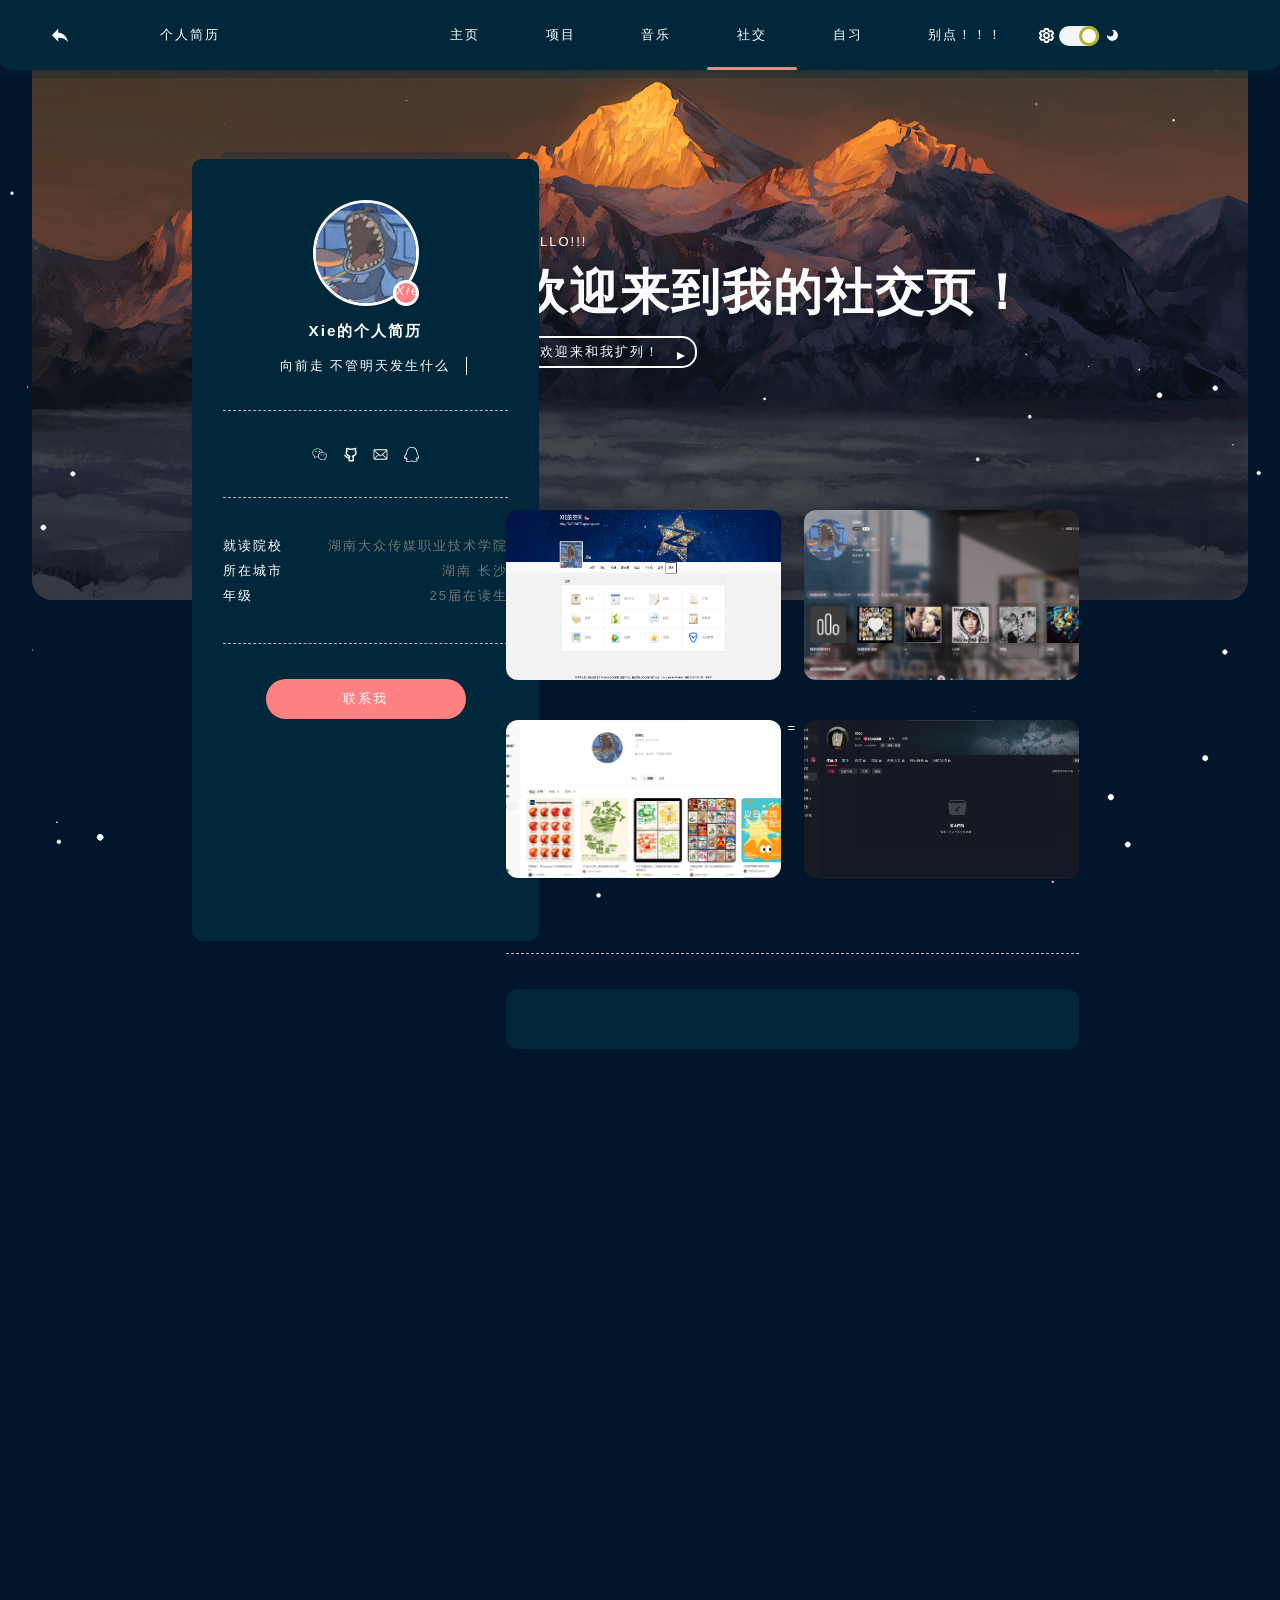
<file: home - 1.html>
<!DOCTYPE html>
<html lang="en">

<head>
  <meta charset="UTF-8">
  <meta http-equiv="X-UA-Compatible" content="IE=edge">
  <meta name="viewport" content="width=device-width, initial-scale=1.0">
  <title>社交页</title>
  <link rel="stylesheet" href="./css/base.css">
  <script src="./js/jq.js"></script>
  <link rel="stylesheet" href="./css/home.css">
</head>

<body>
  <canvas class="canvas-wrap" id="triangle-lost-in-space" resize="true"></canvas>

  <!-- loadding -->
  <div class="lodding-wrap">
    <div class="loadding-div"></div>
  </div>


  <!-- 主要页面 -->
  <div class="box">

    <!-- 顶部栏 -->
    <div class="header borderafter">
      <!-- 返回按钮 -->
      <a style="position: absolute;left:50px;" href="javascript:history.back()">
        <svg t="1649246285004" class="icon" viewBox="0 0 1024 1024" version="1.1" xmlns="http://www.w3.org/2000/svg"
          p-id="3737" width="20" height="20">
          <path
            d="M98 468.9l322.8-322.8v184.4C743.6 376.7 881.9 607.3 928 837.8 812.7 676.4 651.3 602.6 420.8 602.6v189.1L98 468.9z"
            p-id="3738" fill="#254665"></path>
        </svg>
      </a>


      <div class="col">
        <span>个人简历</span>
        <!-- 右边操作栏 -->
        <div class="header-right">
          <!-- 按钮 -->
          <div class="min_menu-wrap" id="minmenu">
            <span class="min_menu"></span>
          </div>
          <!-- 列表 -->
          <div class="menu_list">
            <!-- 栏目 -->
            <ul class="header-nav">
              <li><a href="index.html">主页</a></li>
              <li ><a href="./home.html">项目</a></li>
              <li><a href="contact.html">音乐</a></li>
              <li class="active"><a href="#">社交</a></li>
              <li><a href="zixi.html">自习</a></li>
              <li><a href="wenjuan.html">别点！！！</a></li>
           
            </ul>
            <!-- 开关灯 -->
            <span class="kaig-bottm">
              <svg t="1649159647627" class="icon" viewBox="0 0 1024 1024" version="1.1"
                xmlns="http://www.w3.org/2000/svg" p-id="2250" width="15" height="15">
                <path
                  d="M1008.535135 710.670332l-70.446388 116.386904a112.099975 112.099975 0 0 1-140.572857 43.829042l-69.422645-17.083729c-5.502624 3.1992-11.133217 6.3984-16.763809 9.341665l-18.299425 62.896276C687.335435 981.514621 639.4754 1023.744064 582.657604 1023.744064H441.764828c-56.817796 0-104.677831-42.293427-110.308423-97.703574l-18.299425-62.896276a422.166458 422.166458 0 0 1-16.827793-9.341665l-69.614597 17.083729a112.163959 112.163959 0 0 1-140.508873-43.893026L15.631361 710.542364a107.493127 107.493127 0 0 1 32.43989-144.731817L96.251206 518.910272a410.649338 410.649338 0 0 1 0-14.204448l-48.179955-46.836291a107.365159 107.365159 0 0 1-32.375906-144.731817l70.190452-116.450888a112.099975 112.099975 0 0 1 140.572857-43.893026l69.550612 17.083729c5.566608-3.1992 11.133217-6.3984 16.827794-9.341665l18.299425-62.896276C336.831061 42.229443 384.691096 0 441.508892 0H582.529636c56.817796 0 104.677831 42.293427 110.372407 97.63959l18.235441 62.704324c5.75856 3.007248 11.325169 6.142464 16.827793 9.341665l69.678581-17.083729a112.163959 112.163959 0 0 1 140.508873 43.893026l70.446388 116.514872a107.493127 107.493127 0 0 1-32.375906 144.731817l-48.179955 46.772307a414.616346 414.616346 0 0 1 0 14.204448l48.243939 46.836291c47.092227 31.928018 62.192452 94.952262 32.247938 145.115721z m-213.066733-142.23644l3.391152-31.032242a246.210447 246.210447 0 0 0 0-51.699076l-3.263184-30.904274 93.992502-91.305173-53.554612-88.553862-131.615096 32.311922-23.546113-16.059985a294.134466 294.134466 0 0 0-48.627844-26.809297l-27.513121-11.901025L568.453156 127.968008H455.649356L419.370426 252.736816l-27.705074 11.965009c-16.635841 7.166208-32.951762 16.187953-48.499875 26.745313l-23.610097 15.996001-131.487128-32.247938-53.36266 88.489878 94.056486 91.433141-3.263184 30.968258a247.874031 247.874031 0 0 0 0 51.699076l3.1992 30.904274-93.928518 91.369157 53.554612 88.489878 131.551112-32.311922 23.610097 16.059985c15.292177 10.429393 31.544114 19.451137 48.563859 26.809297l27.577106 11.965009L455.905292 895.776056h112.611848l36.342914-124.768808 27.64109-11.965009c16.699825-7.166208 32.951762-16.187953 48.563859-26.745313l23.546113-15.996001 131.423144 32.247938 53.68258-88.745814-94.184454-91.369157zM512.147232 615.846038c57.329668 0 103.846038-46.516371 103.974006-103.974006 0-57.329668-46.644339-103.974006-103.974006-103.974007S408.173225 454.542364 408.173225 511.872032 454.817564 615.846038 512.147232 615.846038z m0 127.968008c-127.968008 0-231.942014-103.910022-231.942015-231.942014 0-127.968008 103.910022-231.942014 231.942015-231.942015 127.968008 0 231.942014 103.910022 231.942014 232.133967A232.133967 232.133967 0 0 1 512.147232 743.814046z"
                  p-id="2251"></path>
              </svg>
              <!-- 开关按钮 -->
              <span class="my-radio active" id="myRadio">
                <i></i>
              </span>
              <svg t="1649159678284" class="icon" viewBox="0 0 1024 1024" version="1.1"
                xmlns="http://www.w3.org/2000/svg" p-id="3376" width="15" height="15">
                <path
                  d="M505.4 878.6c-196.7 0-358-150.9-374.9-343.1 1-18.6 16.1-33.4 34.9-33.4 10.8 0 20.5 4.8 26.9 12.4 0.2 0.3 0.5 0.1 0.5-0.7 41.6 44.2 100.5 71.9 166.1 71.9 127.1 0 230.1-103 230.1-230.1 0-66.1-28-125.1-72.6-166.8 0.1-0.1 0.5-0.1 0.3-0.3-7-6.5-11.4-15.7-11.4-26.1 0-19 14.9-34.1 33.7-35.3 192.1 17.1 342.9 178.3 342.9 375 0 208-168.5 376.5-376.5 376.5z"
                  p-id="3377"></path>
              </svg>
            </span>
          </div>
        </div>
      </div>
    </div>

    <!-- 顶部导航 -->
    <div class="navigation">
      <div class="nav-titleBox co zz">
        <!-- 占位符 -->
        <div class="co-left"></div>

        <!-- 标题 -->
        <div class="co-right">
          <span class="titleBox-tag">HELLO!!!</span>
          <h1>
            欢迎来到我的社交页！
          </h1>
          <a class="buttom navbtn" href="#next-one">欢迎来和我扩列！
          </a>
        </div>
      </div>
    </div>

    <!-- 主要修改部分 -->
    <div class="content zz">
      <!-- 占位符 -->
      <div class="co-left">
        <!-- 简历吸盘 -->
        <div class="me-card carbox borderbefore" id="mycard">
          <div class="mecar-title">
            <div class="me-image">
              <span class="status">
                <i>Xie</i>
              </span>
              <img src="./img/toux.jpg" alt="">
            </div>
            <h3>Xie的个人简历</h3>
            <p class="me-hover">
              <span>向前走 不管明天发生什么</span>
            </p>
          </div>
          <div class="borderbotm"></div>
          <div class="lianxi-list">
            <a title="wx:18674770553">
              <svg t="1649145899448" class="icon" viewBox="0 0 1024 1024" version="1.1"
                xmlns="http://www.w3.org/2000/svg" p-id="14861" width="15" height="15">
                <path
                  d="M506.942 345.921c25.259 0 42.134-16.916 42.134-42.107 0-25.477-16.848-41.956-42.134-41.956-25.299 0-50.668 16.48-50.668 41.956 0.028 25.204 25.409 42.107 50.668 42.107l0 0zM506.942 345.921zM271.257 261.857c-25.259 0-50.79 16.48-50.79 41.956 0 25.19 25.532 42.107 50.79 42.107 25.163 0 42.012-16.916 42.012-42.107-0.014-25.477-16.834-41.956-42.012-41.956l0 0zM271.257 261.857zM1010.654 615.492c0-133.202-123.563-246.702-275.237-258.512 0.205-1.652 0.301-3.373-0.068-5.092-30.406-141.79-182.886-248.695-354.7-248.695-194.15 0-352.119 135.387-352.119 301.793 0 89.279 45.574 169.725 131.946 233.158l-30.106 90.508c-1.939 5.885-0.177 12.37 4.506 16.452 2.853 2.458 6.445 3.741 10.076 3.741 2.335 0 4.697-0.546 6.867-1.625l113.036-56.565 13.926 2.827c34.802 7.154 64.853 13.353 101.868 13.353 10.895 0 40.878-3.987 43.404-7.182 40.755 101.99 153.094 175.61 285.273 175.61 33.86 0 68.13-8.164 98.891-15.866l87.136 47.636c2.307 1.257 4.847 1.911 7.359 1.911 3.441 0 6.881-1.161 9.639-3.413 4.847-3.932 6.841-10.404 5.038-16.33l-22.255-74.001c74.602-58.955 115.521-129.488 115.521-199.708l0 0zM409.798 665.75c-9.626 0.833-19.388 1.243-29.082 1.243-32.686 0-60.334-5.652-92.31-12.26l-18.582-3.755c-3.195-0.683-6.567-0.245-9.503 1.269l-81.687 40.892 21.231-63.775c2.076-6.24-0.205-13.053-5.57-16.821-82.07-57.207-123.659-126.894-123.659-207.093 0-144.179 139.087-261.516 310.067-261.516 151.142 0 284.959 91.955 312.579 214.261-158.475 2.076-286.706 113.487-286.706 250.32 0 19.893 3.018 39.171 8.11 57.767-1.542-0.382-3.168-0.683-4.887-0.532l0 0zM860.371 788.699c-4.875 3.673-6.935 10.007-5.188 15.852l13.804 45.903-56.647-30.993c-2.157-1.188-4.588-1.803-7.004-1.803-1.188 0-2.389 0.15-3.564 0.464-30.379 7.674-61.822 15.593-92.433 15.593-142.186 0-257.857-97.717-257.857-217.811 0-120.095 115.658-217.771 257.857-217.771 139.469 0 257.325 99.724 257.325 217.771 0 59.87-37.738 121.255-106.291 172.797l0 0zM868.181 797.178zM616.454 506.006c-16.848 0-33.696 16.971-33.696 33.792 0 16.944 16.848 33.669 33.696 33.669 25.313 0 42.038-16.725 42.038-33.669 0-16.848-16.725-33.792-42.038-33.792l0 0zM616.454 506.006zM801.58 506.006c-16.603 0-33.451 16.971-33.451 33.792 0 16.944 16.848 33.669 33.451 33.669 25.231 0 42.257-16.725 42.257-33.669 0-16.848-16.998-33.792-42.257-33.792l0 0zM801.58 506.006z"
                  p-id="14862"></path>
              </svg>
            </a>
            <a title="github:xiec777" href="https://gitee.com/wttAndroid">
              <svg t="1649145950732" class="icon" viewBox="0 0 1024 1024" version="1.1"
                xmlns="http://www.w3.org/2000/svg" p-id="16367" width="15" height="15">
                <path
                  d="M695.765333 981.333333h-276.053333c-26.794667 0-47.317333-21.077333-47.317333-48.64V739.84c0-29.184 6.314667-56.746667 17.365333-81.066667-129.365333-48.64-214.528-150.784-214.528-264.277333 0-53.504 17.365333-103.765333 50.474667-147.498667-12.629333-42.154667-15.786667-95.658667-12.629334-157.269333C216.234667 62.122667 236.8 42.666667 261.973333 42.666667c14.208 0 134.101333 1.621333 203.52 64.853333a504.448 504.448 0 0 1 184.533334 0C717.866667 44.288 837.717333 42.666667 853.504 42.666667c25.216 0 45.738667 19.456 47.317333 45.397333 4.693333 61.610667 0 115.114667-12.629333 157.269333C921.301333 290.688 938.666667 340.906667 938.666667 392.832c0 113.493333-85.162667 215.637333-214.528 264.277333a207.786667 207.786667 0 0 1 17.365333 81.066667v192.896c1.578667 27.562667-20.48 50.261333-45.738667 50.261333z m-228.693333-97.28h181.333333V739.84c0-27.562667-12.586667-53.504-33.109333-71.338667-14.165333-11.349333-20.48-30.805333-15.786667-50.261333 4.778667-17.834667 18.944-32.426667 36.309334-35.669333 123.050667-24.32 208.213333-102.144 208.213333-189.696 0-47.018667-25.258667-82.688-45.738667-105.386667-14.208-14.549333-17.365333-35.626667-7.893333-55.082667 6.314667-12.970667 15.786667-40.533333 15.786667-89.173333-39.466667 6.485333-85.205333 19.456-102.528 45.397333-11.093333 16.213333-31.573333 24.32-50.474667 19.456a393.045333 393.045333 0 0 0-194.005333 0c-18.944 4.864-37.888-3.242667-50.474667-19.456-17.365333-25.941333-63.146667-38.912-102.528-45.397333 1.578667 48.64 9.429333 76.202667 15.786667 89.173333 7.850667 17.834667 4.693333 40.533333-7.936 55.082667-20.48 22.698667-45.738667 58.368-45.738667 105.386667 0 87.552 85.205333 163.754667 208.213333 189.696 17.365333 3.242667 31.573333 17.834667 36.266667 35.669333 4.736 17.834667-1.578667 37.290667-15.786667 50.261333a95.104 95.104 0 0 0-33.109333 71.296v144.298667h3.157333z"
                  fill="#172B4D" p-id="16368"></path>
                <path
                  d="M403.968 788.394667c-212.949333 0-309.162667-194.56-313.898667-202.666667-11.050667-24.32-1.578667-53.461333 20.48-64.810667 23.68-11.349333 52.053333-1.621333 63.146667 21.077334 3.114667 6.485333 80.426667 157.269333 241.28 149.162666 26.837333-1.621333 48.896 19.456 48.896 46.976 1.578667 27.562667-18.901333 50.261333-45.738667 50.261334h-14.165333z"
                  fill="#172B4D" p-id="16369"></path>
              </svg>
            </a>
            <a title="email:3427104575@qq.com" href="Mailto:3427104575@qq.com?Subject=邮箱标题&amp;Body=邮箱内容！">
              <svg t="1649145973361" class="icon" viewBox="0 0 1024 1024" version="1.1"
                xmlns="http://www.w3.org/2000/svg" p-id="17271" width="15" height="15">
                <path
                  d="M983.899806 785.385782V224.886223h0.180631l-0.180631-4.696419c-0.180632-5.238314-0.722526-10.476627-1.806315-15.714941-2.890104-25.469042-21.675781-44.977245-45.519139-47.686717H122.287529c-11.741048 0-23.482096 1.625684-34.861881 5.238314-30.346093 10.295996-50.757453 40.100194-50.576821 74.058917v534.849885c-0.361263 21.314518 5.780208 42.087141 17.701887 59.789028l0.361263 0.722526 5.418946 3.973893c18.243782 21.856412 44.977245 34.319986 73.517022 34.500618H904.421944c37.751984 0 70.265655-27.094726 79.477862-66.291763l0.180631-0.541894c0.361263-5.96084 0.361263-11.741048-0.180631-17.701888zM390.16405 547.494091l55.453872 49.854295 43.893456 40.100194c5.418945 5.96084 13.005468 9.57347 21.133886 9.57347 7.947786 0 15.534309-3.431999 21.133886-9.57347l101.153642-91.941436 272.753572 263.721997H126.622685L390.16405 547.494091z m120.119951 30.346092L111.449638 216.03528H115.604163c214.409596-0.903158 703.559711-2.890104 793.875463-0.361263l-399.195625 362.166166z m165.458458-69.72376l251.619686-227.956959v474.518963L675.742459 508.116423z m-328.568707 0.180631L93.205856 760.278003V278.895043l253.967896 229.402011z"
                  p-id="17272"></path>
              </svg>
            </a>
            <a title="QQ:3427104575">
              <svg t="1649146096754" class="icon" viewBox="0 0 1024 1024" version="1.1"
                xmlns="http://www.w3.org/2000/svg" p-id="18277" width="15" height="15">
                <path
                  d="M537.576602 0c345.434577 0 362.285044 329.787714 362.285044 329.787714 52.356809 69.207276 24.072096 131.794725 24.072096 131.794725 168.504671 264.793055 59.578437 341.22196 29.488318 346.638181-29.488318 5.416222-58.374833-32.49733-58.374833-32.49733s-9.628838 37.913551-33.700934 58.374833c87.86315 40.922563 72.216288 92.075767 72.216288 92.075767s-18.655874 154.061414-383.94993 56.569425l-31.293725-5.416222c-350.248996 126.378504-393.578768-43.931575-393.578768-43.931575s-14.443258-71.012683 53.560413-97.491989c-39.718958-24.072096-53.560413-75.2253-53.560413-75.2253s-35.506341 57.77303-81.845126 36.709946C-3.443754 775.723291-31.728467 587.359141 143.997834 451.351799c0 0-25.275701-80.641521 32.49733-128.785713C176.495163 322.566085 192.142025 0 537.576602 0L537.576602 0 537.576602 0zM230.055576 341.22196C153.626672 406.216619 204.779876 471.211278 204.779876 471.211278 36.275204 574.72129 66.365324 742.022357 66.365324 742.022357s27.081108-13.239653 45.736982-52.356809c19.257677-39.117156 48.745994 6.619826 48.745994 6.619826s18.655874 89.066755 74.623497 123.971294c56.569425 34.904539-2.40721 57.171228-2.40721 57.171228s-61.985647 0.601802-56.569425 43.329773c5.416222 42.126168 205.81642 95.084779 325.575097 1.203605l63.791054 8.425234c209.427235 72.81809 312.937247 4.814419 319.557073-8.425234 6.619826-13.239653-31.895527-38.515353-67.401869-53.560413-35.506341-15.04506-44.533377-30.691922-13.239653-51.153204 31.293725-21.063084 43.931575-62.587449 61.985647-105.31542 18.054072-42.72797 45.736982-21.664886 49.347797-9.628838 3.610814 12.036048 29.488318 52.356809 29.488318 52.356809s68.003671-72.216288-73.419893-285.856139c0 0 30.691922-63.791054-21.063084-116.147863 0 0-12.63785-300.299397-320.158876-300.299397C224.639355 52.356809 230.055576 341.22196 230.055576 341.22196L230.055576 341.22196 230.055576 341.22196z"
                  p-id="18278"></path>
              </svg>
            </a>
          </div>
          <div class="borderbotm"></div>
          <div class="mecar-bottm">
            <div>
              <span class="mecarbottm-key">就读院校</span>
              <span class="mecarbottm-value">湖南大众传媒职业技术学院</span>
            </div>
            <div>
              <span class="mecarbottm-key">所在城市</span>
              <span class="mecarbottm-value">湖南 长沙</span>
            </div>
            <div>
              <span class="mecarbottm-key">年级</span>
              <span class="mecarbottm-value">25届在读生</span>
            </div>

          </div>
          <div class="borderbotm"></div>
          <div class="buttom-box ">
            <a class="button" href="Mailto:3427104575@qq.com?Subject=邮箱标题&amp;Body=邮箱内容！">联系我</a>
          </div>
        </div>
      </div>
      <!-- 右边 -->
      <div class="co-right" id="next-one">
        <div class="content-li li1">
          <div class="li1-box">
            <a class="li1-box-item carbox" href="https://user.qzone.qq.com/3427104575">
              <img src="img/屏幕截图 2026-06-18 024621.png" alt="">
              <div class="boxitem-title">
                <h6>社交账号</h6>
                <span>QQ</span>
              </div>
            </a>
            <a class="li1-box-item carbox" href="https://sg.music.163.com/">
              <img src="img/屏幕截图 2026-06-18 024643.png" alt="">
              <div class="boxitem-title">
                <h6>常用的音乐平台</h6>
                <span>网易云音乐</span>
              </div>
            </a>
            <a class="li1-box-item carbox" href="https://www.xiaohongshu.com/explore">
              <img src="img/屏幕截图 2026-06-18 025139.png" alt="">
              <div class="boxitem-title">
                <h6>社交账号</h6>
                <span>小红书</span>
              </div>
            </a>=
            <a class="li1-box-item carbox" href="https://www.douyin.com/">
              <img src="img/屏幕截图 2026-06-18 024946.png" alt="">
              <div class="boxitem-title">
                <h6>社交账号</h6>
                <span>抖音</span>
              </div>
            </a>
      
          </div>
        </div>
        <div class="borderbotm"></div>
        <div class="carbox copybottm">
        <script src="https://giscus.app/client.js"
        data-repo="XIEC777/pinlun"
        data-repo-id="R_kgDOTAxvBQ"
        data-category="Announcements"
        data-category-id="DIC_kwDOTAxvBc4C_lfj"
        data-mapping="pathname"
        data-strict="0"
        data-reactions-enabled="1"
        data-emit-metadata="0"
        data-input-position="top"
        data-theme="catppuccin_latte"
        data-lang="zh-CN"
        data-loading="lazy"
        crossorigin="anonymous"
        async>
</script>
        </div>
      </div>
    </div>
	</div>
</body>

<script src="./js/base.js"></script>
<script type="text/javascript" src="./js/paper-full.min.js"></script>
<script type="text/javascript" src="./js/canvas.js"></script>

</html>
</file>
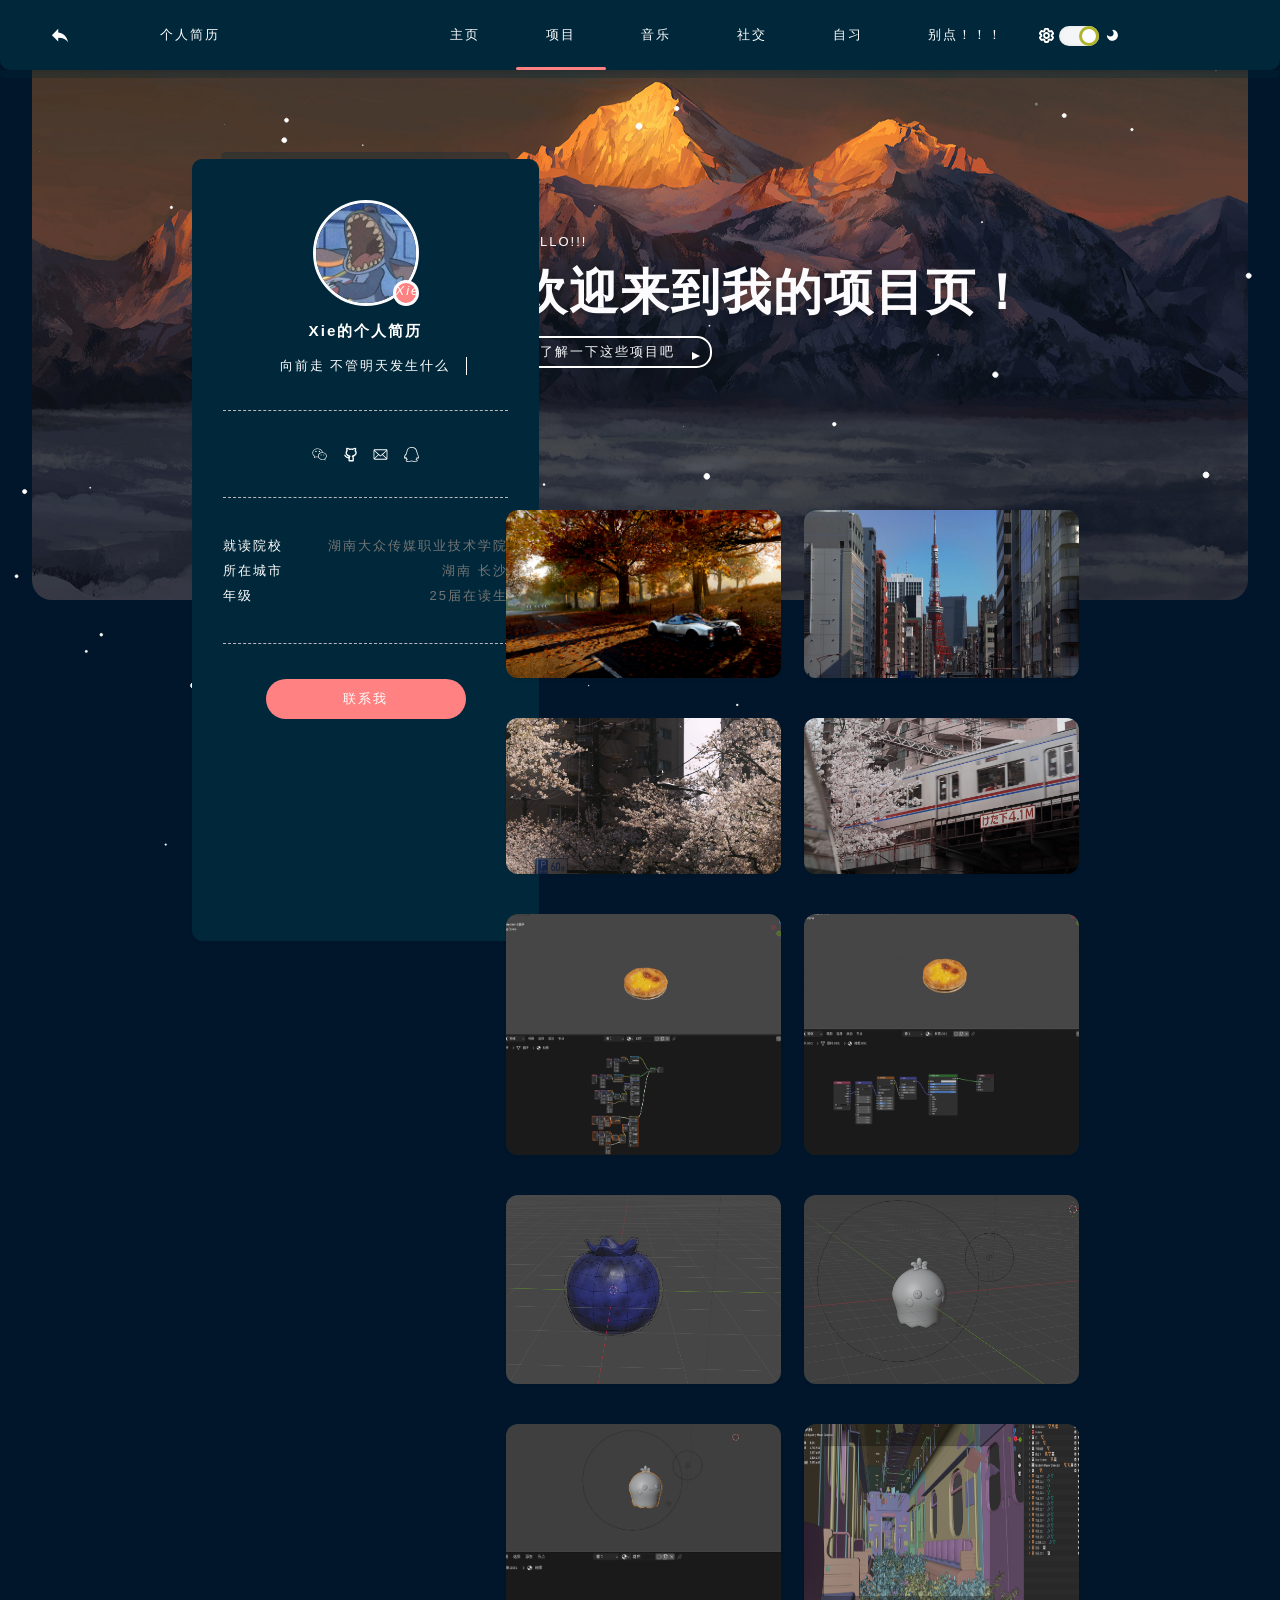
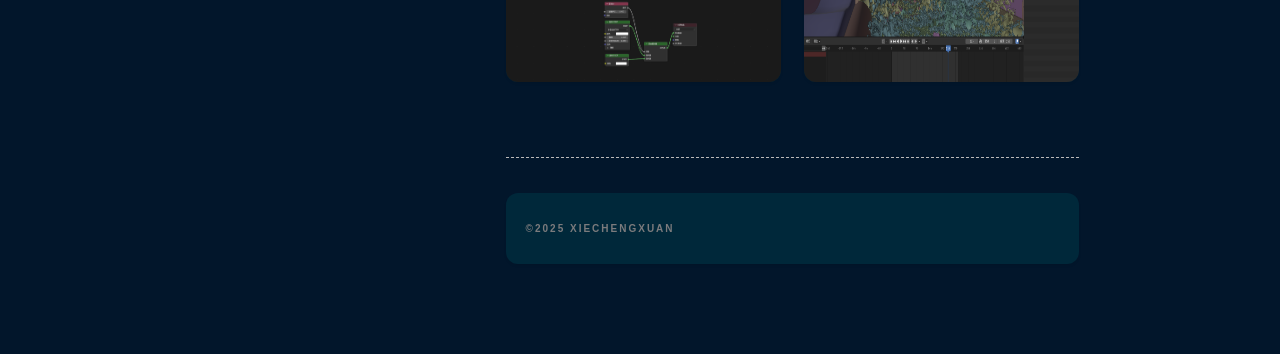
<file: home.html>
<!DOCTYPE html>
<html lang="en">

<head>
  <meta charset="UTF-8">
  <meta http-equiv="X-UA-Compatible" content="IE=edge">
  <meta name="viewport" content="width=device-width, initial-scale=1.0">
  <title>简历页</title>
  <link rel="stylesheet" href="./css/base.css">
  <script src="./js/jq.js"></script>
  <link rel="stylesheet" href="./css/home.css">
</head>

<body>
  <canvas class="canvas-wrap" id="triangle-lost-in-space" resize="true"></canvas>

  <!-- loadding -->
  <div class="lodding-wrap">
    <div class="loadding-div"></div>
  </div>


  <!-- 主要页面 -->
  <div class="box">

    <!-- 顶部栏 -->
    <div class="header borderafter">
      <!-- 返回按钮 -->
      <a style="position: absolute;left:50px;" href="javascript:history.back()">
        <svg t="1649246285004" class="icon" viewBox="0 0 1024 1024" version="1.1" xmlns="http://www.w3.org/2000/svg"
          p-id="3737" width="20" height="20">
          <path
            d="M98 468.9l322.8-322.8v184.4C743.6 376.7 881.9 607.3 928 837.8 812.7 676.4 651.3 602.6 420.8 602.6v189.1L98 468.9z"
            p-id="3738" fill="#254665"></path>
        </svg>
      </a>


      <div class="col">
        <span>个人简历</span>
        <!-- 右边操作栏 -->
        <div class="header-right">
          <!-- 按钮 -->
          <div class="min_menu-wrap" id="minmenu">
            <span class="min_menu"></span>
          </div>
          <!-- 列表 -->
          <div class="menu_list">
            <!-- 栏目 -->
            <ul class="header-nav">
              <li><a href="index.html">主页</a></li>
              <li class="active"><a href="./home.html">项目</a></li>
              <li><a href="contact.html">音乐</a></li>
              <li><a href="home - 1.html">社交</a></li>
              <li><a href="zixi.html">自习</a></li>
              <li><a href="wenjuan.html">别点！！！</a></li>
           
            </ul>
            <!-- 开关灯 -->
            <span class="kaig-bottm">
              <svg t="1649159647627" class="icon" viewBox="0 0 1024 1024" version="1.1"
                xmlns="http://www.w3.org/2000/svg" p-id="2250" width="15" height="15">
                <path
                  d="M1008.535135 710.670332l-70.446388 116.386904a112.099975 112.099975 0 0 1-140.572857 43.829042l-69.422645-17.083729c-5.502624 3.1992-11.133217 6.3984-16.763809 9.341665l-18.299425 62.896276C687.335435 981.514621 639.4754 1023.744064 582.657604 1023.744064H441.764828c-56.817796 0-104.677831-42.293427-110.308423-97.703574l-18.299425-62.896276a422.166458 422.166458 0 0 1-16.827793-9.341665l-69.614597 17.083729a112.163959 112.163959 0 0 1-140.508873-43.893026L15.631361 710.542364a107.493127 107.493127 0 0 1 32.43989-144.731817L96.251206 518.910272a410.649338 410.649338 0 0 1 0-14.204448l-48.179955-46.836291a107.365159 107.365159 0 0 1-32.375906-144.731817l70.190452-116.450888a112.099975 112.099975 0 0 1 140.572857-43.893026l69.550612 17.083729c5.566608-3.1992 11.133217-6.3984 16.827794-9.341665l18.299425-62.896276C336.831061 42.229443 384.691096 0 441.508892 0H582.529636c56.817796 0 104.677831 42.293427 110.372407 97.63959l18.235441 62.704324c5.75856 3.007248 11.325169 6.142464 16.827793 9.341665l69.678581-17.083729a112.163959 112.163959 0 0 1 140.508873 43.893026l70.446388 116.514872a107.493127 107.493127 0 0 1-32.375906 144.731817l-48.179955 46.772307a414.616346 414.616346 0 0 1 0 14.204448l48.243939 46.836291c47.092227 31.928018 62.192452 94.952262 32.247938 145.115721z m-213.066733-142.23644l3.391152-31.032242a246.210447 246.210447 0 0 0 0-51.699076l-3.263184-30.904274 93.992502-91.305173-53.554612-88.553862-131.615096 32.311922-23.546113-16.059985a294.134466 294.134466 0 0 0-48.627844-26.809297l-27.513121-11.901025L568.453156 127.968008H455.649356L419.370426 252.736816l-27.705074 11.965009c-16.635841 7.166208-32.951762 16.187953-48.499875 26.745313l-23.610097 15.996001-131.487128-32.247938-53.36266 88.489878 94.056486 91.433141-3.263184 30.968258a247.874031 247.874031 0 0 0 0 51.699076l3.1992 30.904274-93.928518 91.369157 53.554612 88.489878 131.551112-32.311922 23.610097 16.059985c15.292177 10.429393 31.544114 19.451137 48.563859 26.809297l27.577106 11.965009L455.905292 895.776056h112.611848l36.342914-124.768808 27.64109-11.965009c16.699825-7.166208 32.951762-16.187953 48.563859-26.745313l23.546113-15.996001 131.423144 32.247938 53.68258-88.745814-94.184454-91.369157zM512.147232 615.846038c57.329668 0 103.846038-46.516371 103.974006-103.974006 0-57.329668-46.644339-103.974006-103.974006-103.974007S408.173225 454.542364 408.173225 511.872032 454.817564 615.846038 512.147232 615.846038z m0 127.968008c-127.968008 0-231.942014-103.910022-231.942015-231.942014 0-127.968008 103.910022-231.942014 231.942015-231.942015 127.968008 0 231.942014 103.910022 231.942014 232.133967A232.133967 232.133967 0 0 1 512.147232 743.814046z"
                  p-id="2251"></path>
              </svg>
              <!-- 开关按钮 -->
              <span class="my-radio active" id="myRadio">
                <i></i>
              </span>
              <svg t="1649159678284" class="icon" viewBox="0 0 1024 1024" version="1.1"
                xmlns="http://www.w3.org/2000/svg" p-id="3376" width="15" height="15">
                <path
                  d="M505.4 878.6c-196.7 0-358-150.9-374.9-343.1 1-18.6 16.1-33.4 34.9-33.4 10.8 0 20.5 4.8 26.9 12.4 0.2 0.3 0.5 0.1 0.5-0.7 41.6 44.2 100.5 71.9 166.1 71.9 127.1 0 230.1-103 230.1-230.1 0-66.1-28-125.1-72.6-166.8 0.1-0.1 0.5-0.1 0.3-0.3-7-6.5-11.4-15.7-11.4-26.1 0-19 14.9-34.1 33.7-35.3 192.1 17.1 342.9 178.3 342.9 375 0 208-168.5 376.5-376.5 376.5z"
                  p-id="3377"></path>
              </svg>
            </span>
          </div>
        </div>
      </div>
    </div>

    <!-- 顶部导航 -->
    <div class="navigation">
      <div class="nav-titleBox co zz">
        <!-- 占位符 -->
        <div class="co-left"></div>

        <!-- 标题 -->
        <div class="co-right">
          <span class="titleBox-tag">HELLO!!!</span>
          <h1>
            欢迎来到我的项目页！
          </h1>
          <a class="buttom navbtn" href="#next-one">了解一下这些项目吧
          </a>
        </div>
      </div>
    </div>

    <!-- 主要修改部分 -->
    <div class="content zz">
      <!-- 占位符 -->
      <div class="co-left">
        <!-- 简历吸盘 -->
        <div class="me-card carbox borderbefore" id="mycard">
          <div class="mecar-title">
            <div class="me-image">
              <span class="status">
                <i>Xie</i>
              </span>
              <img src="./img/toux.jpg" alt="">
            </div>
            <h3>Xie的个人简历</h3>
            <p class="me-hover">
              <span>向前走 不管明天发生什么</span>
            </p>
          </div>
          <div class="borderbotm"></div>
          <div class="lianxi-list">
            <a title="wx:18674770553">
              <svg t="1649145899448" class="icon" viewBox="0 0 1024 1024" version="1.1"
                xmlns="http://www.w3.org/2000/svg" p-id="14861" width="15" height="15">
                <path
                  d="M506.942 345.921c25.259 0 42.134-16.916 42.134-42.107 0-25.477-16.848-41.956-42.134-41.956-25.299 0-50.668 16.48-50.668 41.956 0.028 25.204 25.409 42.107 50.668 42.107l0 0zM506.942 345.921zM271.257 261.857c-25.259 0-50.79 16.48-50.79 41.956 0 25.19 25.532 42.107 50.79 42.107 25.163 0 42.012-16.916 42.012-42.107-0.014-25.477-16.834-41.956-42.012-41.956l0 0zM271.257 261.857zM1010.654 615.492c0-133.202-123.563-246.702-275.237-258.512 0.205-1.652 0.301-3.373-0.068-5.092-30.406-141.79-182.886-248.695-354.7-248.695-194.15 0-352.119 135.387-352.119 301.793 0 89.279 45.574 169.725 131.946 233.158l-30.106 90.508c-1.939 5.885-0.177 12.37 4.506 16.452 2.853 2.458 6.445 3.741 10.076 3.741 2.335 0 4.697-0.546 6.867-1.625l113.036-56.565 13.926 2.827c34.802 7.154 64.853 13.353 101.868 13.353 10.895 0 40.878-3.987 43.404-7.182 40.755 101.99 153.094 175.61 285.273 175.61 33.86 0 68.13-8.164 98.891-15.866l87.136 47.636c2.307 1.257 4.847 1.911 7.359 1.911 3.441 0 6.881-1.161 9.639-3.413 4.847-3.932 6.841-10.404 5.038-16.33l-22.255-74.001c74.602-58.955 115.521-129.488 115.521-199.708l0 0zM409.798 665.75c-9.626 0.833-19.388 1.243-29.082 1.243-32.686 0-60.334-5.652-92.31-12.26l-18.582-3.755c-3.195-0.683-6.567-0.245-9.503 1.269l-81.687 40.892 21.231-63.775c2.076-6.24-0.205-13.053-5.57-16.821-82.07-57.207-123.659-126.894-123.659-207.093 0-144.179 139.087-261.516 310.067-261.516 151.142 0 284.959 91.955 312.579 214.261-158.475 2.076-286.706 113.487-286.706 250.32 0 19.893 3.018 39.171 8.11 57.767-1.542-0.382-3.168-0.683-4.887-0.532l0 0zM860.371 788.699c-4.875 3.673-6.935 10.007-5.188 15.852l13.804 45.903-56.647-30.993c-2.157-1.188-4.588-1.803-7.004-1.803-1.188 0-2.389 0.15-3.564 0.464-30.379 7.674-61.822 15.593-92.433 15.593-142.186 0-257.857-97.717-257.857-217.811 0-120.095 115.658-217.771 257.857-217.771 139.469 0 257.325 99.724 257.325 217.771 0 59.87-37.738 121.255-106.291 172.797l0 0zM868.181 797.178zM616.454 506.006c-16.848 0-33.696 16.971-33.696 33.792 0 16.944 16.848 33.669 33.696 33.669 25.313 0 42.038-16.725 42.038-33.669 0-16.848-16.725-33.792-42.038-33.792l0 0zM616.454 506.006zM801.58 506.006c-16.603 0-33.451 16.971-33.451 33.792 0 16.944 16.848 33.669 33.451 33.669 25.231 0 42.257-16.725 42.257-33.669 0-16.848-16.998-33.792-42.257-33.792l0 0zM801.58 506.006z"
                  p-id="14862"></path>
              </svg>
            </a>
            <a title="github:xiec777" href="https://gitee.com/wttAndroid">
              <svg t="1649145950732" class="icon" viewBox="0 0 1024 1024" version="1.1"
                xmlns="http://www.w3.org/2000/svg" p-id="16367" width="15" height="15">
                <path
                  d="M695.765333 981.333333h-276.053333c-26.794667 0-47.317333-21.077333-47.317333-48.64V739.84c0-29.184 6.314667-56.746667 17.365333-81.066667-129.365333-48.64-214.528-150.784-214.528-264.277333 0-53.504 17.365333-103.765333 50.474667-147.498667-12.629333-42.154667-15.786667-95.658667-12.629334-157.269333C216.234667 62.122667 236.8 42.666667 261.973333 42.666667c14.208 0 134.101333 1.621333 203.52 64.853333a504.448 504.448 0 0 1 184.533334 0C717.866667 44.288 837.717333 42.666667 853.504 42.666667c25.216 0 45.738667 19.456 47.317333 45.397333 4.693333 61.610667 0 115.114667-12.629333 157.269333C921.301333 290.688 938.666667 340.906667 938.666667 392.832c0 113.493333-85.162667 215.637333-214.528 264.277333a207.786667 207.786667 0 0 1 17.365333 81.066667v192.896c1.578667 27.562667-20.48 50.261333-45.738667 50.261333z m-228.693333-97.28h181.333333V739.84c0-27.562667-12.586667-53.504-33.109333-71.338667-14.165333-11.349333-20.48-30.805333-15.786667-50.261333 4.778667-17.834667 18.944-32.426667 36.309334-35.669333 123.050667-24.32 208.213333-102.144 208.213333-189.696 0-47.018667-25.258667-82.688-45.738667-105.386667-14.208-14.549333-17.365333-35.626667-7.893333-55.082667 6.314667-12.970667 15.786667-40.533333 15.786667-89.173333-39.466667 6.485333-85.205333 19.456-102.528 45.397333-11.093333 16.213333-31.573333 24.32-50.474667 19.456a393.045333 393.045333 0 0 0-194.005333 0c-18.944 4.864-37.888-3.242667-50.474667-19.456-17.365333-25.941333-63.146667-38.912-102.528-45.397333 1.578667 48.64 9.429333 76.202667 15.786667 89.173333 7.850667 17.834667 4.693333 40.533333-7.936 55.082667-20.48 22.698667-45.738667 58.368-45.738667 105.386667 0 87.552 85.205333 163.754667 208.213333 189.696 17.365333 3.242667 31.573333 17.834667 36.266667 35.669333 4.736 17.834667-1.578667 37.290667-15.786667 50.261333a95.104 95.104 0 0 0-33.109333 71.296v144.298667h3.157333z"
                  fill="#172B4D" p-id="16368"></path>
                <path
                  d="M403.968 788.394667c-212.949333 0-309.162667-194.56-313.898667-202.666667-11.050667-24.32-1.578667-53.461333 20.48-64.810667 23.68-11.349333 52.053333-1.621333 63.146667 21.077334 3.114667 6.485333 80.426667 157.269333 241.28 149.162666 26.837333-1.621333 48.896 19.456 48.896 46.976 1.578667 27.562667-18.901333 50.261333-45.738667 50.261334h-14.165333z"
                  fill="#172B4D" p-id="16369"></path>
              </svg>
            </a>
            <a title="email:3427104575@qq.com" href="Mailto:3427104575@qq.com?Subject=邮箱标题&amp;Body=邮箱内容！">
              <svg t="1649145973361" class="icon" viewBox="0 0 1024 1024" version="1.1"
                xmlns="http://www.w3.org/2000/svg" p-id="17271" width="15" height="15">
                <path
                  d="M983.899806 785.385782V224.886223h0.180631l-0.180631-4.696419c-0.180632-5.238314-0.722526-10.476627-1.806315-15.714941-2.890104-25.469042-21.675781-44.977245-45.519139-47.686717H122.287529c-11.741048 0-23.482096 1.625684-34.861881 5.238314-30.346093 10.295996-50.757453 40.100194-50.576821 74.058917v534.849885c-0.361263 21.314518 5.780208 42.087141 17.701887 59.789028l0.361263 0.722526 5.418946 3.973893c18.243782 21.856412 44.977245 34.319986 73.517022 34.500618H904.421944c37.751984 0 70.265655-27.094726 79.477862-66.291763l0.180631-0.541894c0.361263-5.96084 0.361263-11.741048-0.180631-17.701888zM390.16405 547.494091l55.453872 49.854295 43.893456 40.100194c5.418945 5.96084 13.005468 9.57347 21.133886 9.57347 7.947786 0 15.534309-3.431999 21.133886-9.57347l101.153642-91.941436 272.753572 263.721997H126.622685L390.16405 547.494091z m120.119951 30.346092L111.449638 216.03528H115.604163c214.409596-0.903158 703.559711-2.890104 793.875463-0.361263l-399.195625 362.166166z m165.458458-69.72376l251.619686-227.956959v474.518963L675.742459 508.116423z m-328.568707 0.180631L93.205856 760.278003V278.895043l253.967896 229.402011z"
                  p-id="17272"></path>
              </svg>
            </a>
            <a title="QQ:3427104575">
              <svg t="1649146096754" class="icon" viewBox="0 0 1024 1024" version="1.1"
                xmlns="http://www.w3.org/2000/svg" p-id="18277" width="15" height="15">
                <path
                  d="M537.576602 0c345.434577 0 362.285044 329.787714 362.285044 329.787714 52.356809 69.207276 24.072096 131.794725 24.072096 131.794725 168.504671 264.793055 59.578437 341.22196 29.488318 346.638181-29.488318 5.416222-58.374833-32.49733-58.374833-32.49733s-9.628838 37.913551-33.700934 58.374833c87.86315 40.922563 72.216288 92.075767 72.216288 92.075767s-18.655874 154.061414-383.94993 56.569425l-31.293725-5.416222c-350.248996 126.378504-393.578768-43.931575-393.578768-43.931575s-14.443258-71.012683 53.560413-97.491989c-39.718958-24.072096-53.560413-75.2253-53.560413-75.2253s-35.506341 57.77303-81.845126 36.709946C-3.443754 775.723291-31.728467 587.359141 143.997834 451.351799c0 0-25.275701-80.641521 32.49733-128.785713C176.495163 322.566085 192.142025 0 537.576602 0L537.576602 0 537.576602 0zM230.055576 341.22196C153.626672 406.216619 204.779876 471.211278 204.779876 471.211278 36.275204 574.72129 66.365324 742.022357 66.365324 742.022357s27.081108-13.239653 45.736982-52.356809c19.257677-39.117156 48.745994 6.619826 48.745994 6.619826s18.655874 89.066755 74.623497 123.971294c56.569425 34.904539-2.40721 57.171228-2.40721 57.171228s-61.985647 0.601802-56.569425 43.329773c5.416222 42.126168 205.81642 95.084779 325.575097 1.203605l63.791054 8.425234c209.427235 72.81809 312.937247 4.814419 319.557073-8.425234 6.619826-13.239653-31.895527-38.515353-67.401869-53.560413-35.506341-15.04506-44.533377-30.691922-13.239653-51.153204 31.293725-21.063084 43.931575-62.587449 61.985647-105.31542 18.054072-42.72797 45.736982-21.664886 49.347797-9.628838 3.610814 12.036048 29.488318 52.356809 29.488318 52.356809s68.003671-72.216288-73.419893-285.856139c0 0 30.691922-63.791054-21.063084-116.147863 0 0-12.63785-300.299397-320.158876-300.299397C224.639355 52.356809 230.055576 341.22196 230.055576 341.22196L230.055576 341.22196 230.055576 341.22196z"
                  p-id="18278"></path>
              </svg>
            </a>
          </div>
          <div class="borderbotm"></div>
          <div class="mecar-bottm">
            <div>
              <span class="mecarbottm-key">就读院校</span>
              <span class="mecarbottm-value">湖南大众传媒职业技术学院</span>
            </div>
            <div>
              <span class="mecarbottm-key">所在城市</span>
              <span class="mecarbottm-value">湖南 长沙</span>
            </div>
            <div>
              <span class="mecarbottm-key">年级</span>
              <span class="mecarbottm-value">25届在读生</span>
            </div>

          </div>
          <div class="borderbotm"></div>
          <div class="buttom-box ">
            <a class="button" href="Mailto:3427104575@qq.com?Subject=邮箱标题&amp;Body=邮箱内容！">联系我</a>
          </div>
        </div>
      </div>
      <!-- 右边 -->
      <div class="co-right" id="next-one">
        <div class="content-li li1">
          <div class="li1-box">
            <a class="li1-box-item carbox" href="">
              <img src="img/屏幕截图 2025-05-22 225350.png" alt="">
              <div class="boxitem-title">
                <h6>湖南大众传媒职业技术学院</h6>
                <span>数媒2503</span>
              </div>
            </a>
            <a class="li1-box-item carbox" href="">
              <img src="img/屏幕截图 2025-11-26 180149.png" alt="">
              <div class="boxitem-title">
                <h6>调色训练</h6>
                <span>东京塔001</span>
              </div>
            </a>
            <a class="li1-box-item carbox" href="">
              <img src="img/屏幕截图 2025-11-26 180211.png" alt="">
              <div class="boxitem-title">
                <h6>调色训练</h6>
                <span>樱花</span>
              </div>
            </a>
            <a class="li1-box-item carbox" href="">
              <img src="img/屏幕截图 2025-11-26 180227.png" alt="">
              <div class="boxitem-title">
                <h6>调色训练</h6>
                <span>东京</span>
              </div>
            </a>
            <a class="li1-box-item carbox" href="">
              <img src="img/屏幕截图 2026-05-15 200214.png" alt="">
              <div class="boxitem-title">
                <h6>建模训练</h6>
                <span>蛋挞</span>
              </div>
            </a>
            <a class="li1-box-item carbox" href="">
              <img src="img/屏幕截图 2026-05-15 200231.png" alt="">
              <div class=" boxitem-title">
                <h6>材质节点</h6>
                <span>蛋挞材质模拟</span>
              </div>
            </a>
            <a class="li1-box-item carbox" href="">
              <img src="img/屏幕截图 2026-05-15 235713.png" alt="">
              <div class="boxitem-title">
                <h6>材质节点</h6>
                <span>蓝莓材质模拟</span>
              </div>
            </a>
            <a class="li1-box-item carbox" href="">
              <img src="img/屏幕截图 2026-05-16 141550.png" alt="">
              <div class="boxitem-title">
                <h6>建模训练</h6>
                <span>水蓝蓝</span>
              </div>
            </a>
            <a class="li1-box-item carbox" href="">
              <img src="img/屏幕截图 2026-05-16 141611.png" alt="">
              <div class="boxitem-title">
                <h6>材质节点</h6>
                <span>水蓝蓝</span>
              </div>
            </a>
            <a class="li1-box-item carbox" title="">
              <img src="img/屏幕截图 2026-05-18 235249.png" alt="">
              <div class="boxitem-title">
                <h6>场景建模</h6>
                <span>地铁花海</span>
              </div>
            </a>
          </div>
        </div>
        <div class="borderbotm"></div>
        <div class="carbox copybottm">
          ©2025 xiechengxuan
        </div>
      </div>
    </div>
  </div>
</body>

<script src="./js/base.js"></script>
<script type="text/javascript" src="./js/paper-full.min.js"></script>
<script type="text/javascript" src="./js/canvas.js"></script>

</html>
</file>
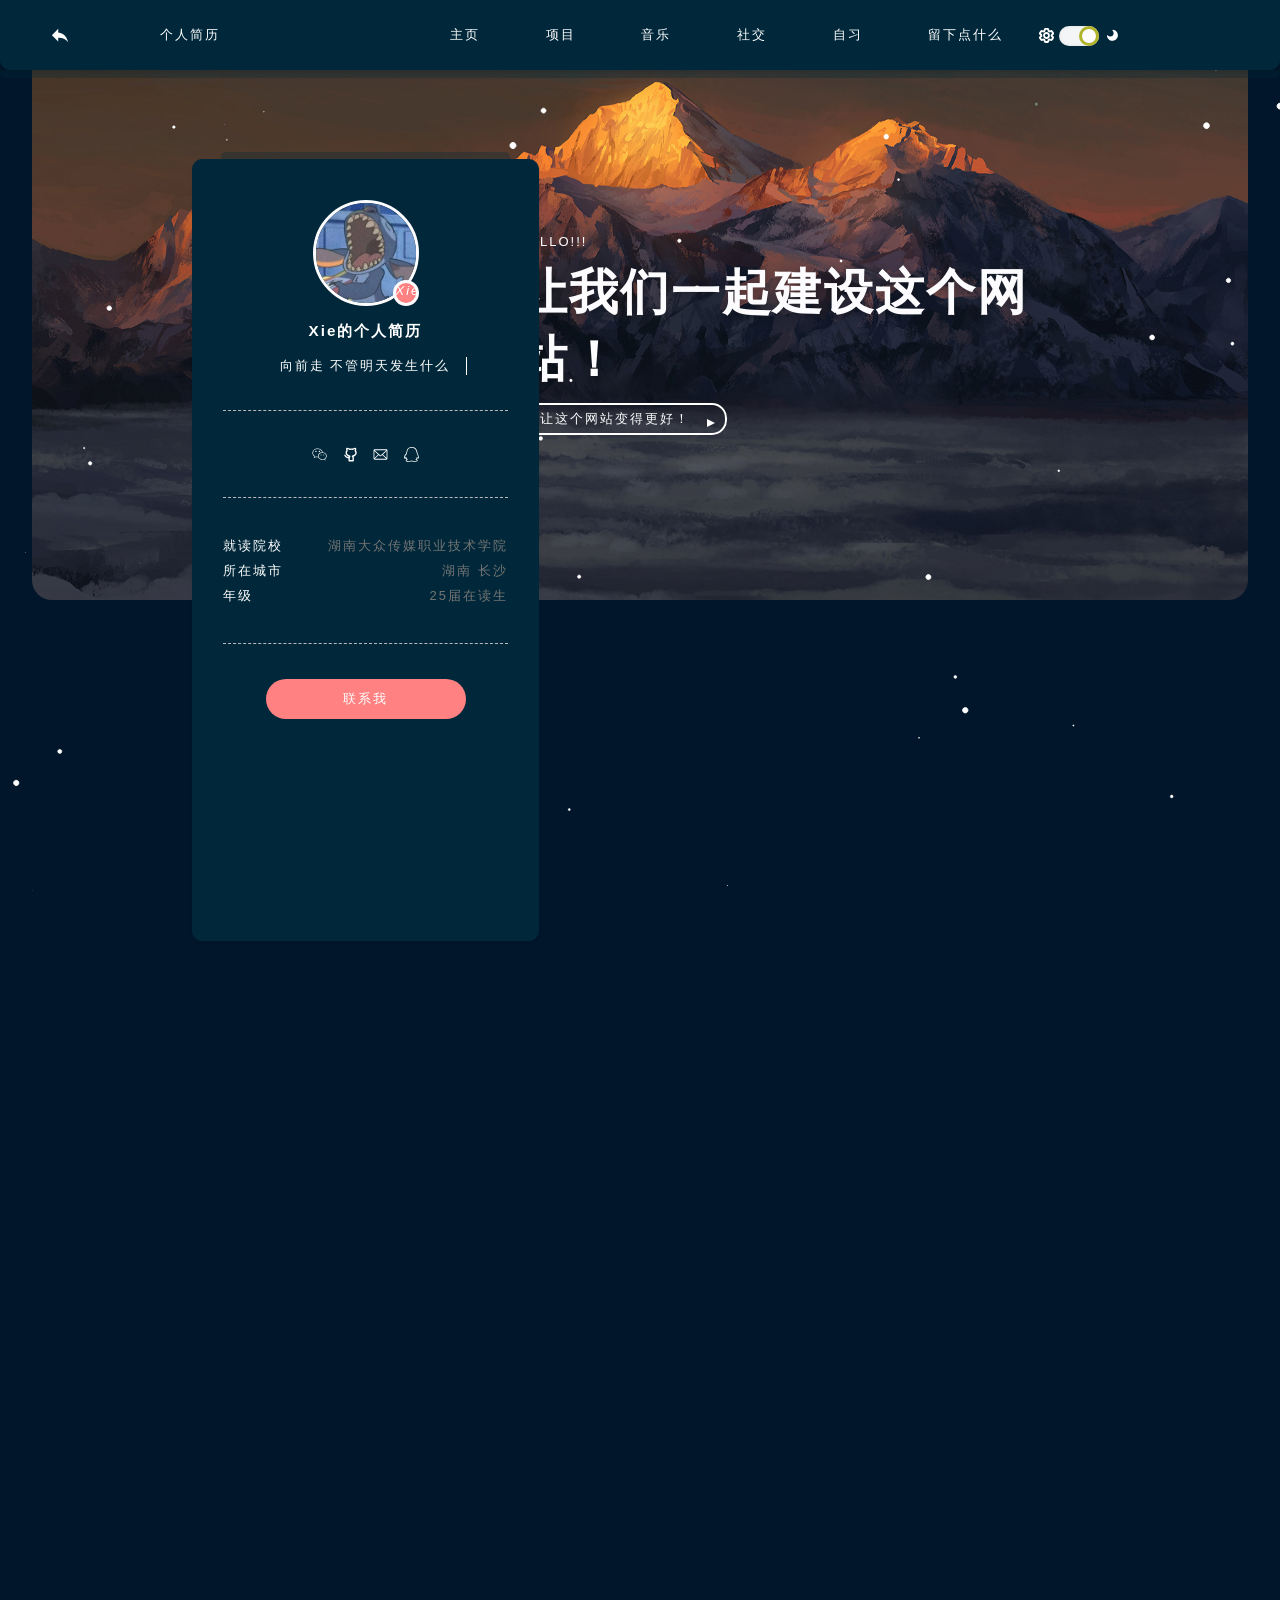
<file: wenjuan.html>
<!DOCTYPE html>
<html lang="en">

<head>
  <meta charset="UTF-8">
  <meta http-equiv="X-UA-Compatible" content="IE=edge">
  <meta name="viewport" content="width=device-width, initial-scale=1.0">
  <title>简历页</title>
  <link rel="stylesheet" href="./css/base.css">
  <script src="./js/jq.js"></script>
  <link rel="stylesheet" href="./css/home.css">
</head>

<body>
  <canvas class="canvas-wrap" id="triangle-lost-in-space" resize="true"></canvas>

  <!-- loadding -->
  <div class="lodding-wrap">
    <div class="loadding-div"></div>
  </div>


  <!-- 主要页面 -->
  <div class="box">

    <!-- 顶部栏 -->
    <div class="header borderafter">
      <!-- 返回按钮 -->
      <a style="position: absolute;left:50px;" href="javascript:history.back()">
        <svg t="1649246285004" class="icon" viewBox="0 0 1024 1024" version="1.1" xmlns="http://www.w3.org/2000/svg"
          p-id="3737" width="20" height="20">
          <path
            d="M98 468.9l322.8-322.8v184.4C743.6 376.7 881.9 607.3 928 837.8 812.7 676.4 651.3 602.6 420.8 602.6v189.1L98 468.9z"
            p-id="3738" fill="#254665"></path>
        </svg>
      </a>


      <div class="col">
        <span>个人简历</span>
        <!-- 右边操作栏 -->
        <div class="header-right">
          <!-- 按钮 -->
          <div class="min_menu-wrap" id="minmenu">
            <span class="min_menu"></span>
          </div>
          <!-- 列表 -->
          <div class="menu_list">
            <!-- 栏目 -->
            <ul class="header-nav">
              <li><a href="../谢承轩个人作业/index.html">主页</a></li>
              <li><a href="./home.html">项目</a></li>
              <li><a href="contact.html">音乐</a></li>
              <li><a href="home - 1.html">社交</a></li>
              <li><a href="zixi.html">自习</a></li>
              <li><a href="denglu.html">留下点什么</a></li>
           
            </ul>
            <!-- 开关灯 -->
            <span class="kaig-bottm">
              <svg t="1649159647627" class="icon" viewBox="0 0 1024 1024" version="1.1"
                xmlns="http://www.w3.org/2000/svg" p-id="2250" width="15" height="15">
                <path
                  d="M1008.535135 710.670332l-70.446388 116.386904a112.099975 112.099975 0 0 1-140.572857 43.829042l-69.422645-17.083729c-5.502624 3.1992-11.133217 6.3984-16.763809 9.341665l-18.299425 62.896276C687.335435 981.514621 639.4754 1023.744064 582.657604 1023.744064H441.764828c-56.817796 0-104.677831-42.293427-110.308423-97.703574l-18.299425-62.896276a422.166458 422.166458 0 0 1-16.827793-9.341665l-69.614597 17.083729a112.163959 112.163959 0 0 1-140.508873-43.893026L15.631361 710.542364a107.493127 107.493127 0 0 1 32.43989-144.731817L96.251206 518.910272a410.649338 410.649338 0 0 1 0-14.204448l-48.179955-46.836291a107.365159 107.365159 0 0 1-32.375906-144.731817l70.190452-116.450888a112.099975 112.099975 0 0 1 140.572857-43.893026l69.550612 17.083729c5.566608-3.1992 11.133217-6.3984 16.827794-9.341665l18.299425-62.896276C336.831061 42.229443 384.691096 0 441.508892 0H582.529636c56.817796 0 104.677831 42.293427 110.372407 97.63959l18.235441 62.704324c5.75856 3.007248 11.325169 6.142464 16.827793 9.341665l69.678581-17.083729a112.163959 112.163959 0 0 1 140.508873 43.893026l70.446388 116.514872a107.493127 107.493127 0 0 1-32.375906 144.731817l-48.179955 46.772307a414.616346 414.616346 0 0 1 0 14.204448l48.243939 46.836291c47.092227 31.928018 62.192452 94.952262 32.247938 145.115721z m-213.066733-142.23644l3.391152-31.032242a246.210447 246.210447 0 0 0 0-51.699076l-3.263184-30.904274 93.992502-91.305173-53.554612-88.553862-131.615096 32.311922-23.546113-16.059985a294.134466 294.134466 0 0 0-48.627844-26.809297l-27.513121-11.901025L568.453156 127.968008H455.649356L419.370426 252.736816l-27.705074 11.965009c-16.635841 7.166208-32.951762 16.187953-48.499875 26.745313l-23.610097 15.996001-131.487128-32.247938-53.36266 88.489878 94.056486 91.433141-3.263184 30.968258a247.874031 247.874031 0 0 0 0 51.699076l3.1992 30.904274-93.928518 91.369157 53.554612 88.489878 131.551112-32.311922 23.610097 16.059985c15.292177 10.429393 31.544114 19.451137 48.563859 26.809297l27.577106 11.965009L455.905292 895.776056h112.611848l36.342914-124.768808 27.64109-11.965009c16.699825-7.166208 32.951762-16.187953 48.563859-26.745313l23.546113-15.996001 131.423144 32.247938 53.68258-88.745814-94.184454-91.369157zM512.147232 615.846038c57.329668 0 103.846038-46.516371 103.974006-103.974006 0-57.329668-46.644339-103.974006-103.974006-103.974007S408.173225 454.542364 408.173225 511.872032 454.817564 615.846038 512.147232 615.846038z m0 127.968008c-127.968008 0-231.942014-103.910022-231.942015-231.942014 0-127.968008 103.910022-231.942014 231.942015-231.942015 127.968008 0 231.942014 103.910022 231.942014 232.133967A232.133967 232.133967 0 0 1 512.147232 743.814046z"
                  p-id="2251"></path>
              </svg>
              <!-- 开关按钮 -->
              <span class="my-radio active" id="myRadio">
                <i></i>
              </span>
              <svg t="1649159678284" class="icon" viewBox="0 0 1024 1024" version="1.1"
                xmlns="http://www.w3.org/2000/svg" p-id="3376" width="15" height="15">
                <path
                  d="M505.4 878.6c-196.7 0-358-150.9-374.9-343.1 1-18.6 16.1-33.4 34.9-33.4 10.8 0 20.5 4.8 26.9 12.4 0.2 0.3 0.5 0.1 0.5-0.7 41.6 44.2 100.5 71.9 166.1 71.9 127.1 0 230.1-103 230.1-230.1 0-66.1-28-125.1-72.6-166.8 0.1-0.1 0.5-0.1 0.3-0.3-7-6.5-11.4-15.7-11.4-26.1 0-19 14.9-34.1 33.7-35.3 192.1 17.1 342.9 178.3 342.9 375 0 208-168.5 376.5-376.5 376.5z"
                  p-id="3377"></path>
              </svg>
            </span>
          </div>
        </div>
      </div>
    </div>

    <!-- 顶部导航 -->
    <div class="navigation">
      <div class="nav-titleBox co zz">
        <!-- 占位符 -->
        <div class="co-left"></div>

        <!-- 标题 -->
        <div class="co-right">
          <span class="titleBox-tag">HELLO!!!</span>
          <h1>
             让我们一起建设这个网站！
          </h1>
          <a class="buttom navbtn" href="#next-one">让这个网站变得更好！
          </a>
        </div>
      </div>
    </div>

    <!-- 主要修改部分 -->
    <div class="content zz">
      <!-- 占位符 -->
      <div class="co-left">
        <!-- 简历吸盘 -->
        <div class="me-card carbox borderbefore" id="mycard">
          <div class="mecar-title">
            <div class="me-image">
              <span class="status">
                <i>Xie</i>
              </span>
              <img src="./img/toux.jpg" alt="">
            </div>
            <h3>Xie的个人简历</h3>
            <p class="me-hover">
              <span>向前走 不管明天发生什么</span>
            </p>
          </div>
          <div class="borderbotm"></div>
          <div class="lianxi-list">
            <a title="wx:18674770553">
              <svg t="1649145899448" class="icon" viewBox="0 0 1024 1024" version="1.1"
                xmlns="http://www.w3.org/2000/svg" p-id="14861" width="15" height="15">
                <path
                  d="M506.942 345.921c25.259 0 42.134-16.916 42.134-42.107 0-25.477-16.848-41.956-42.134-41.956-25.299 0-50.668 16.48-50.668 41.956 0.028 25.204 25.409 42.107 50.668 42.107l0 0zM506.942 345.921zM271.257 261.857c-25.259 0-50.79 16.48-50.79 41.956 0 25.19 25.532 42.107 50.79 42.107 25.163 0 42.012-16.916 42.012-42.107-0.014-25.477-16.834-41.956-42.012-41.956l0 0zM271.257 261.857zM1010.654 615.492c0-133.202-123.563-246.702-275.237-258.512 0.205-1.652 0.301-3.373-0.068-5.092-30.406-141.79-182.886-248.695-354.7-248.695-194.15 0-352.119 135.387-352.119 301.793 0 89.279 45.574 169.725 131.946 233.158l-30.106 90.508c-1.939 5.885-0.177 12.37 4.506 16.452 2.853 2.458 6.445 3.741 10.076 3.741 2.335 0 4.697-0.546 6.867-1.625l113.036-56.565 13.926 2.827c34.802 7.154 64.853 13.353 101.868 13.353 10.895 0 40.878-3.987 43.404-7.182 40.755 101.99 153.094 175.61 285.273 175.61 33.86 0 68.13-8.164 98.891-15.866l87.136 47.636c2.307 1.257 4.847 1.911 7.359 1.911 3.441 0 6.881-1.161 9.639-3.413 4.847-3.932 6.841-10.404 5.038-16.33l-22.255-74.001c74.602-58.955 115.521-129.488 115.521-199.708l0 0zM409.798 665.75c-9.626 0.833-19.388 1.243-29.082 1.243-32.686 0-60.334-5.652-92.31-12.26l-18.582-3.755c-3.195-0.683-6.567-0.245-9.503 1.269l-81.687 40.892 21.231-63.775c2.076-6.24-0.205-13.053-5.57-16.821-82.07-57.207-123.659-126.894-123.659-207.093 0-144.179 139.087-261.516 310.067-261.516 151.142 0 284.959 91.955 312.579 214.261-158.475 2.076-286.706 113.487-286.706 250.32 0 19.893 3.018 39.171 8.11 57.767-1.542-0.382-3.168-0.683-4.887-0.532l0 0zM860.371 788.699c-4.875 3.673-6.935 10.007-5.188 15.852l13.804 45.903-56.647-30.993c-2.157-1.188-4.588-1.803-7.004-1.803-1.188 0-2.389 0.15-3.564 0.464-30.379 7.674-61.822 15.593-92.433 15.593-142.186 0-257.857-97.717-257.857-217.811 0-120.095 115.658-217.771 257.857-217.771 139.469 0 257.325 99.724 257.325 217.771 0 59.87-37.738 121.255-106.291 172.797l0 0zM868.181 797.178zM616.454 506.006c-16.848 0-33.696 16.971-33.696 33.792 0 16.944 16.848 33.669 33.696 33.669 25.313 0 42.038-16.725 42.038-33.669 0-16.848-16.725-33.792-42.038-33.792l0 0zM616.454 506.006zM801.58 506.006c-16.603 0-33.451 16.971-33.451 33.792 0 16.944 16.848 33.669 33.451 33.669 25.231 0 42.257-16.725 42.257-33.669 0-16.848-16.998-33.792-42.257-33.792l0 0zM801.58 506.006z"
                  p-id="14862"></path>
              </svg>
            </a>
            <a title="github:xiec777" href="https://gitee.com/wttAndroid">
              <svg t="1649145950732" class="icon" viewBox="0 0 1024 1024" version="1.1"
                xmlns="http://www.w3.org/2000/svg" p-id="16367" width="15" height="15">
                <path
                  d="M695.765333 981.333333h-276.053333c-26.794667 0-47.317333-21.077333-47.317333-48.64V739.84c0-29.184 6.314667-56.746667 17.365333-81.066667-129.365333-48.64-214.528-150.784-214.528-264.277333 0-53.504 17.365333-103.765333 50.474667-147.498667-12.629333-42.154667-15.786667-95.658667-12.629334-157.269333C216.234667 62.122667 236.8 42.666667 261.973333 42.666667c14.208 0 134.101333 1.621333 203.52 64.853333a504.448 504.448 0 0 1 184.533334 0C717.866667 44.288 837.717333 42.666667 853.504 42.666667c25.216 0 45.738667 19.456 47.317333 45.397333 4.693333 61.610667 0 115.114667-12.629333 157.269333C921.301333 290.688 938.666667 340.906667 938.666667 392.832c0 113.493333-85.162667 215.637333-214.528 264.277333a207.786667 207.786667 0 0 1 17.365333 81.066667v192.896c1.578667 27.562667-20.48 50.261333-45.738667 50.261333z m-228.693333-97.28h181.333333V739.84c0-27.562667-12.586667-53.504-33.109333-71.338667-14.165333-11.349333-20.48-30.805333-15.786667-50.261333 4.778667-17.834667 18.944-32.426667 36.309334-35.669333 123.050667-24.32 208.213333-102.144 208.213333-189.696 0-47.018667-25.258667-82.688-45.738667-105.386667-14.208-14.549333-17.365333-35.626667-7.893333-55.082667 6.314667-12.970667 15.786667-40.533333 15.786667-89.173333-39.466667 6.485333-85.205333 19.456-102.528 45.397333-11.093333 16.213333-31.573333 24.32-50.474667 19.456a393.045333 393.045333 0 0 0-194.005333 0c-18.944 4.864-37.888-3.242667-50.474667-19.456-17.365333-25.941333-63.146667-38.912-102.528-45.397333 1.578667 48.64 9.429333 76.202667 15.786667 89.173333 7.850667 17.834667 4.693333 40.533333-7.936 55.082667-20.48 22.698667-45.738667 58.368-45.738667 105.386667 0 87.552 85.205333 163.754667 208.213333 189.696 17.365333 3.242667 31.573333 17.834667 36.266667 35.669333 4.736 17.834667-1.578667 37.290667-15.786667 50.261333a95.104 95.104 0 0 0-33.109333 71.296v144.298667h3.157333z"
                  fill="#172B4D" p-id="16368"></path>
                <path
                  d="M403.968 788.394667c-212.949333 0-309.162667-194.56-313.898667-202.666667-11.050667-24.32-1.578667-53.461333 20.48-64.810667 23.68-11.349333 52.053333-1.621333 63.146667 21.077334 3.114667 6.485333 80.426667 157.269333 241.28 149.162666 26.837333-1.621333 48.896 19.456 48.896 46.976 1.578667 27.562667-18.901333 50.261333-45.738667 50.261334h-14.165333z"
                  fill="#172B4D" p-id="16369"></path>
              </svg>
            </a>
            <a title="email:3427104575@qq.com" href="Mailto:3427104575@qq.com?Subject=邮箱标题&amp;Body=邮箱内容！">
              <svg t="1649145973361" class="icon" viewBox="0 0 1024 1024" version="1.1"
                xmlns="http://www.w3.org/2000/svg" p-id="17271" width="15" height="15">
                <path
                  d="M983.899806 785.385782V224.886223h0.180631l-0.180631-4.696419c-0.180632-5.238314-0.722526-10.476627-1.806315-15.714941-2.890104-25.469042-21.675781-44.977245-45.519139-47.686717H122.287529c-11.741048 0-23.482096 1.625684-34.861881 5.238314-30.346093 10.295996-50.757453 40.100194-50.576821 74.058917v534.849885c-0.361263 21.314518 5.780208 42.087141 17.701887 59.789028l0.361263 0.722526 5.418946 3.973893c18.243782 21.856412 44.977245 34.319986 73.517022 34.500618H904.421944c37.751984 0 70.265655-27.094726 79.477862-66.291763l0.180631-0.541894c0.361263-5.96084 0.361263-11.741048-0.180631-17.701888zM390.16405 547.494091l55.453872 49.854295 43.893456 40.100194c5.418945 5.96084 13.005468 9.57347 21.133886 9.57347 7.947786 0 15.534309-3.431999 21.133886-9.57347l101.153642-91.941436 272.753572 263.721997H126.622685L390.16405 547.494091z m120.119951 30.346092L111.449638 216.03528H115.604163c214.409596-0.903158 703.559711-2.890104 793.875463-0.361263l-399.195625 362.166166z m165.458458-69.72376l251.619686-227.956959v474.518963L675.742459 508.116423z m-328.568707 0.180631L93.205856 760.278003V278.895043l253.967896 229.402011z"
                  p-id="17272"></path>
              </svg>
            </a>
            <a title="QQ:3427104575">
              <svg t="1649146096754" class="icon" viewBox="0 0 1024 1024" version="1.1"
                xmlns="http://www.w3.org/2000/svg" p-id="18277" width="15" height="15">
                <path
                  d="M537.576602 0c345.434577 0 362.285044 329.787714 362.285044 329.787714 52.356809 69.207276 24.072096 131.794725 24.072096 131.794725 168.504671 264.793055 59.578437 341.22196 29.488318 346.638181-29.488318 5.416222-58.374833-32.49733-58.374833-32.49733s-9.628838 37.913551-33.700934 58.374833c87.86315 40.922563 72.216288 92.075767 72.216288 92.075767s-18.655874 154.061414-383.94993 56.569425l-31.293725-5.416222c-350.248996 126.378504-393.578768-43.931575-393.578768-43.931575s-14.443258-71.012683 53.560413-97.491989c-39.718958-24.072096-53.560413-75.2253-53.560413-75.2253s-35.506341 57.77303-81.845126 36.709946C-3.443754 775.723291-31.728467 587.359141 143.997834 451.351799c0 0-25.275701-80.641521 32.49733-128.785713C176.495163 322.566085 192.142025 0 537.576602 0L537.576602 0 537.576602 0zM230.055576 341.22196C153.626672 406.216619 204.779876 471.211278 204.779876 471.211278 36.275204 574.72129 66.365324 742.022357 66.365324 742.022357s27.081108-13.239653 45.736982-52.356809c19.257677-39.117156 48.745994 6.619826 48.745994 6.619826s18.655874 89.066755 74.623497 123.971294c56.569425 34.904539-2.40721 57.171228-2.40721 57.171228s-61.985647 0.601802-56.569425 43.329773c5.416222 42.126168 205.81642 95.084779 325.575097 1.203605l63.791054 8.425234c209.427235 72.81809 312.937247 4.814419 319.557073-8.425234 6.619826-13.239653-31.895527-38.515353-67.401869-53.560413-35.506341-15.04506-44.533377-30.691922-13.239653-51.153204 31.293725-21.063084 43.931575-62.587449 61.985647-105.31542 18.054072-42.72797 45.736982-21.664886 49.347797-9.628838 3.610814 12.036048 29.488318 52.356809 29.488318 52.356809s68.003671-72.216288-73.419893-285.856139c0 0 30.691922-63.791054-21.063084-116.147863 0 0-12.63785-300.299397-320.158876-300.299397C224.639355 52.356809 230.055576 341.22196 230.055576 341.22196L230.055576 341.22196 230.055576 341.22196z"
                  p-id="18278"></path>
              </svg>
            </a>
          </div>
          <div class="borderbotm"></div>
          <div class="mecar-bottm">
            <div>
              <span class="mecarbottm-key">就读院校</span>
              <span class="mecarbottm-value">湖南大众传媒职业技术学院</span>
            </div>
            <div>
              <span class="mecarbottm-key">所在城市</span>
              <span class="mecarbottm-value">湖南 长沙</span>
            </div>
            <div>
              <span class="mecarbottm-key">年级</span>
              <span class="mecarbottm-value">25届在读生</span>
            </div>

          </div>
          <div class="borderbotm"></div>
          <div class="buttom-box ">
            <a class="button" href="Mailto:3427104575@qq.com?Subject=邮箱标题&amp;Body=邮箱内容！">联系我</a>
          </div>
        </div>
      </div>
      <!-- 右边 -->
    <iframe data-tally-src="https://tally.so/embed/rjgllM?alignLeft=1&hideTitle=1&dynamicHeight=1" loading="lazy" width="70%" height="880" frameborder="0" marginheight="0" marginwidth="0" title="想不想让这个网站变得更好？" style="border-radius: 20px;"></iframe>
<script>var d=document,w="https://tally.so/widgets/embed.js",v=function(){"undefined"!=typeof Tally?Tally.loadEmbeds():d.querySelectorAll("iframe[data-tally-src]:not([src])").forEach((function(e){e.src=e.dataset.tallySrc}))};if("undefined"!=typeof Tally)v();else if(d.querySelector('script[src="'+w+'"]')==null){var s=d.createElement("script");s.src=w,s.onload=v,s.onerror=v,d.body.appendChild(s);}</script>
        </div>
      </div>
   
</body>

<script src="./js/base.js"></script>
<script type="text/javascript" src="./js/paper-full.min.js"></script>
<script type="text/javascript" src="./js/canvas.js"></script>

</html>
</file>
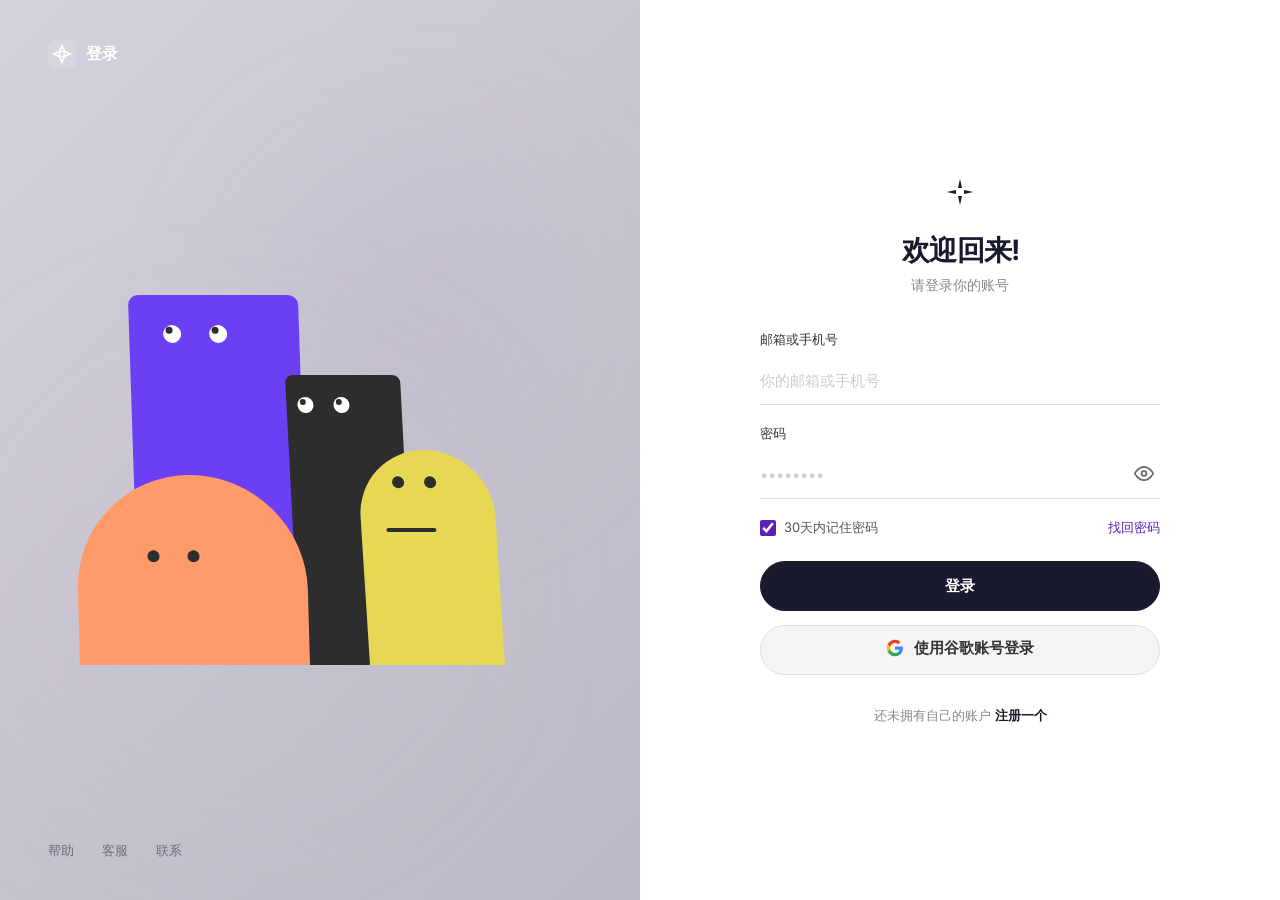
<file: animatedlogin-main/denglu1.html>
<!doctype html>
<html lang="en">

<head>
  <meta charset="UTF-8" />
  <meta name="viewport" content="width=device-width, initial-scale=1.0" />
  <title>Login</title>
  <link rel="icon" type="image/png" href="./logo.png"/>
  <link href="https://fonts.googleapis.com/css2?family=Inter:wght@400;500;600;700&display=swap" rel="stylesheet" />
  <style>
    *,
    *::before,
    *::after {
      margin: 0;
      padding: 0;
      box-sizing: border-box;
    }

    body {
      font-family:
        "Inter",
        -apple-system,
        BlinkMacSystemFont,
        sans-serif;
      background: #1a1a2e;
      overflow: hidden;
      height: 100vh;
    }

    /* ============ LOGIN PAGE ============ */
    #login-page {
      display: grid;
      grid-template-columns: 1fr 1fr;
      height: 100vh;
    }

    /* Left Panel */
    .left-panel {
      position: relative;
      display: flex;
      flex-direction: column;
      justify-content: space-between;
      background: linear-gradient(135deg,
          #d4d0dc 0%,
          #c8c4d0 50%,
          #bbb7c5 100%);
      padding: 40px 48px;
      overflow: hidden;
    }

    .left-panel .logo {
      display: flex;
      align-items: center;
      gap: 10px;
      font-size: 16px;
      font-weight: 600;
      color: #fff;
      z-index: 10;
      position: relative;
    }

    .left-panel .logo svg {
      width: 28px;
      height: 28px;
      background: rgba(255, 255, 255, 0.15);
      backdrop-filter: blur(8px);
      padding: 4px;
      border-radius: 6px;
    }

    .characters-wrapper {
      position: relative;
      z-index: 10;
      display: flex;
      align-items: flex-end;
      justify-content: center;
      height: 420px;
    }

    .left-panel .footer-links {
      display: flex;
      gap: 28px;
      font-size: 13px;
      color: rgba(80, 70, 90, 0.7);
      z-index: 10;
      position: relative;
    }

    .left-panel .footer-links a {
      color: inherit;
      text-decoration: none;
      transition: color 0.2s;
    }

    .left-panel .footer-links a:hover {
      color: #333;
    }

    /* Decorative blurs */
    .left-panel::after {
      content: "";
      position: absolute;
      top: 20%;
      right: 15%;
      width: 260px;
      height: 260px;
      background: rgba(180, 170, 200, 0.25);
      border-radius: 50%;
      filter: blur(80px);
    }

    .left-panel::before {
      content: "";
      position: absolute;
      bottom: 15%;
      left: 10%;
      width: 350px;
      height: 350px;
      background: rgba(200, 195, 210, 0.2);
      border-radius: 50%;
      filter: blur(100px);
    }

    /* Right Panel */
    .right-panel {
      display: flex;
      align-items: center;
      justify-content: center;
      background: #fff;
      padding: 40px;
    }

    .form-container {
      width: 100%;
      max-width: 400px;
    }

    /* Sparkle icon */
    .sparkle-icon {
      display: flex;
      justify-content: center;
      margin-bottom: 24px;
    }

    .sparkle-icon svg {
      width: 32px;
      height: 32px;
    }

    .form-header {
      text-align: center;
      margin-bottom: 36px;
    }

    .form-header h1 {
      font-size: 28px;
      font-weight: 700;
      color: #1a1a2e;
      letter-spacing: -0.5px;
      margin-bottom: 6px;
    }

    .form-header p {
      font-size: 14px;
      color: #888;
    }

    /* Form fields */
    .form-group {
      margin-bottom: 20px;
    }

    .form-group label {
      display: block;
      font-size: 13px;
      font-weight: 500;
      color: #333;
      margin-bottom: 8px;
    }

    .form-group .input-wrapper {
      position: relative;
    }

    .form-group input {
      width: 100%;
      height: 48px;
      border: none;
      border-bottom: 1.5px solid #e0e0e0;
      padding: 0 40px 0 0;
      font-size: 15px;
      font-family: inherit;
      color: #1a1a2e;
      background: transparent;
      outline: none;
      transition: border-color 0.3s;
    }

    .form-group input:focus {
      border-bottom-color: #5b21b6;
    }

    .form-group input::placeholder {
      color: #ccc;
    }

    .form-group input[type="password"]:not(:placeholder-shown) {
      font-family: inherit;
      letter-spacing: 2px;
    }

    /* Hide browser-provided password reveal/clear buttons (e.g. Edge) */
    .form-group input[type="password"]::-ms-reveal,
    .form-group input[type="password"]::-ms-clear {
      display: none;
    }

    .toggle-password {
      position: absolute;
      right: 0;
      top: 50%;
      transform: translateY(-50%);
      background: none;
      border: none;
      cursor: pointer;
      color: #666;
      padding: 6px;
      transition: color 0.2s;
    }

    .toggle-password:hover {
      color: #333;
    }

    /* Remember & Forgot */
    .form-options {
      display: flex;
      align-items: center;
      justify-content: space-between;
      margin-bottom: 24px;
    }

    .remember-me {
      display: flex;
      align-items: center;
      gap: 8px;
      font-size: 13px;
      color: #555;
      cursor: pointer;
    }

    .remember-me input[type="checkbox"] {
      width: 16px;
      height: 16px;
      accent-color: #5b21b6;
      cursor: pointer;
    }

    .forgot-link {
      font-size: 13px;
      color: #5b21b6;
      text-decoration: none;
      font-weight: 500;
      transition: opacity 0.2s;
    }

    .forgot-link:hover {
      opacity: 0.8;
    }

    /* Buttons */
    .btn-login {
      position: relative;
      width: 100%;
      height: 50px;
      border-radius: 25px;
      border: 1.5px solid #1a1a2e;
      background: #1a1a2e;
      color: #fff;
      font-size: 15px;
      font-weight: 600;
      font-family: inherit;
      cursor: pointer;
      overflow: hidden;
      margin-bottom: 14px;
      transition: all 0.3s;
    }

    .btn-login .btn-text {
      display: inline-block;
      transition: all 0.3s;
    }

    .btn-login .btn-hover-content {
      position: absolute;
      inset: 0;
      display: flex;
      align-items: center;
      justify-content: center;
      gap: 8px;
      background: #5b21b6;
      color: #fff;
      opacity: 0;
      transition: all 0.3s;
      border-radius: 25px;
    }

    .btn-login:hover .btn-text {
      transform: translateX(40px);
      opacity: 0;
    }

    .btn-login:hover .btn-hover-content {
      opacity: 1;
    }

    .btn-google {
      position: relative;
      width: 100%;
      height: 50px;
      border-radius: 25px;
      border: 1.5px solid #e0e0e0;
      background: #f5f5f5;
      color: #333;
      font-size: 15px;
      font-weight: 600;
      font-family: inherit;
      cursor: pointer;
      overflow: hidden;
      transition: all 0.3s;
    }

    .btn-google .btn-text {
      display: inline-flex;
      align-items: center;
      gap: 10px;
      transition: all 0.3s;
    }

    .btn-google .btn-hover-content {
      position: absolute;
      inset: 0;
      display: flex;
      align-items: center;
      justify-content: center;
      gap: 8px;
      background: #5b21b6;
      color: #fff;
      opacity: 0;
      transition: all 0.3s;
      border-radius: 25px;
    }

    .btn-google:hover .btn-text {
      transform: translateX(40px);
      opacity: 0;
    }

    .btn-google:hover .btn-hover-content {
      opacity: 1;
    }

    .google-icon {
      width: 18px;
      height: 18px;
    }

    /* Sign up link */
    .signup-link {
      text-align: center;
      font-size: 13px;
      color: #888;
      margin-top: 32px;
    }

    .signup-link a {
      color: #1a1a2e;
      font-weight: 600;
      text-decoration: none;
    }

    .signup-link a:hover {
      text-decoration: underline;
    }

    /* ============ ANIMATED CHARACTERS ============ */
    .characters-scene {
      position: relative;
      width: 480px;
      height: 360px;
    }

    /* Character base styles */
    .character {
      position: absolute;
      bottom: 0;
      transition: all 0.7s ease-in-out;
      transform-origin: bottom center;
    }

    /* Purple rectangle */
    .char-purple {
      left: 60px;
      width: 170px;
      height: 370px;
      background: #6c3ff5;
      border-radius: 10px 10px 0 0;
      z-index: 1;
    }

    /* Black rectangle */
    .char-black {
      left: 220px;
      width: 115px;
      height: 290px;
      background: #2d2d2d;
      border-radius: 8px 8px 0 0;
      z-index: 2;
    }

    /* Orange semi-circle */
    .char-orange {
      left: 0;
      width: 230px;
      height: 190px;
      background: #ff9b6b;
      border-radius: 115px 115px 0 0;
      z-index: 3;
    }

    /* Yellow rounded */
    .char-yellow {
      left: 290px;
      width: 135px;
      height: 215px;
      background: #e8d754;
      border-radius: 68px 68px 0 0;
      z-index: 4;
    }

    /* Eyes container */
    .eyes {
      position: absolute;
      display: flex;
      transition: all 0.7s ease-in-out;
    }

    /* Eyeball (white with pupil) */
    .eyeball {
      border-radius: 50%;
      background: white;
      display: flex;
      align-items: center;
      justify-content: center;
      transition: height 0.15s ease;
      overflow: hidden;
    }

    /* Pupil */
    .pupil {
      border-radius: 50%;
      background: #2d2d2d;
      transition: transform 0.1s ease-out;
    }

    /* Bare pupil (no white eyeball) */
    .bare-pupil {
      width: 12px;
      height: 12px;
      border-radius: 50%;
      background: #2d2d2d;
      transition: transform 0.7s ease-in-out;
    }

    /* Yellow mouth */
    .yellow-mouth {
      position: absolute;
      width: 50px;
      height: 4px;
      background: #2d2d2d;
      border-radius: 2px;
      transition: all 0.7s ease-in-out;
    }

    /* Shake-head: smooth left-right oscillation on face parts */
    @keyframes shakeHead {

      0%,
      100% {
        translate: 0 0;
      }

      10% {
        translate: -9px 0;
      }

      20% {
        translate: 7px 0;
      }

      30% {
        translate: -6px 0;
      }

      40% {
        translate: 5px 0;
      }

      50% {
        translate: -4px 0;
      }

      60% {
        translate: 3px 0;
      }

      70% {
        translate: -2px 0;
      }

      80% {
        translate: 1px 0;
      }

      90% {
        translate: -0.5px 0;
      }
    }

    .eyes.shake-head,
    .yellow-mouth.shake-head,
    .orange-mouth.shake-head {
      animation: shakeHead 0.8s cubic-bezier(0.36, 0.07, 0.19, 0.97) both;
    }

    /* Sad mouth (curved down) for orange character on error */
    .orange-mouth {
      position: absolute;
      width: 28px;
      height: 14px;
      border: 3px solid #2d2d2d;
      border-top: none;
      border-radius: 0 0 14px 14px;
      opacity: 0;
      transition: all 0.7s ease-in-out;
    }

    .orange-mouth.visible {
      opacity: 1;
    }

    /* Error styles */
    .error-msg {
      display: none;
      padding: 10px 14px;
      font-size: 13px;
      color: #dc2626;
      background: rgba(220, 38, 38, 0.08);
      border: 1px solid rgba(220, 38, 38, 0.2);
      border-radius: 10px;
      margin-bottom: 16px;
    }

    .form-group input.error {
      border-bottom-color: #dc2626;
    }

    .form-group label.error-label {
      color: #dc2626;
    }

    /* Responsive */
    @media (max-width: 900px) {
      #login-page {
        grid-template-columns: 1fr;
      }

      .left-panel {
        display: none;
      }
    }
  </style>
</head>

<body>
  <!-- Login Page -->
  <div id="login-page">
    <!-- Left Panel -->
    <div class="left-panel">
      <div class="logo">
        <svg viewBox="0 0 24 24" fill="none" stroke="white" stroke-width="2">
          <path d="M12 2L15 9H9L12 2Z" />
          <path d="M12 22L9 15H15L12 22Z" />
          <path d="M2 12L9 9V15L2 12Z" />
          <path d="M22 12L15 15V9L22 12Z" />
        </svg>
        <span>登录</span>
      </div>
      <div class="characters-wrapper">
        <div class="characters-scene" id="characters-scene">
          <!-- Purple character -->
          <div class="character char-purple" id="char-purple">
            <div class="eyes" id="purple-eyes" style="left: 45px; top: 40px; gap: 28px">
              <div class="eyeball" id="purple-eye-l" style="width: 18px; height: 18px">
                <div class="pupil" id="purple-pupil-l" style="width: 7px; height: 7px"></div>
              </div>
              <div class="eyeball" id="purple-eye-r" style="width: 18px; height: 18px">
                <div class="pupil" id="purple-pupil-r" style="width: 7px; height: 7px"></div>
              </div>
            </div>
          </div>
          <!-- Black character -->
          <div class="character char-black" id="char-black">
            <div class="eyes" id="black-eyes" style="left: 26px; top: 32px; gap: 20px">
              <div class="eyeball" id="black-eye-l" style="width: 16px; height: 16px">
                <div class="pupil" id="black-pupil-l" style="width: 6px; height: 6px"></div>
              </div>
              <div class="eyeball" id="black-eye-r" style="width: 16px; height: 16px">
                <div class="pupil" id="black-pupil-r" style="width: 6px; height: 6px"></div>
              </div>
            </div>
          </div>
          <!-- Orange character -->
          <div class="character char-orange" id="char-orange">
            <div class="eyes" id="orange-eyes" style="left: 82px; top: 90px; gap: 28px">
              <div class="bare-pupil" id="orange-pupil-l"></div>
              <div class="bare-pupil" id="orange-pupil-r"></div>
            </div>
            <div class="orange-mouth" id="orange-mouth" style="left: 90px; top: 120px"></div>
          </div>
          <!-- Yellow character -->
          <div class="character char-yellow" id="char-yellow">
            <div class="eyes" id="yellow-eyes" style="left: 52px; top: 40px; gap: 20px">
              <div class="bare-pupil" id="yellow-pupil-l"></div>
              <div class="bare-pupil" id="yellow-pupil-r"></div>
            </div>
            <div class="yellow-mouth" id="yellow-mouth" style="left: 40px; top: 88px"></div>
          </div>
        </div>
      </div>
      <div class="footer-links">
        <a href="#">帮助</a>
        <a href="#">客服</a>
        <a href="#">联系</a>
      </div>
    </div>

    <!-- Right Panel -->
    <div class="right-panel">
      <div class="form-container">
        <div class="sparkle-icon">
          <svg viewBox="0 0 24 24" fill="none" xmlns="http://www.w3.org/2000/svg">
            <path d="M12 2L13.5 9H10.5L12 2Z" fill="#1a1a2e" />
            <path d="M12 22L10.5 15H13.5L12 22Z" fill="#1a1a2e" />
            <path d="M2 12L9 10.5V13.5L2 12Z" fill="#1a1a2e" />
            <path d="M22 12L15 13.5V10.5L22 12Z" fill="#1a1a2e" />
          </svg>
        </div>
        <div class="form-header">
          <h1>欢迎回来!</h1>
          <p>请登录你的账号</p>
        </div>

        <form id="login-form" onsubmit="return false;">
          <div class="form-group">
            <label id="email-label" for="email">邮箱或手机号</label>
            <div class="input-wrapper">
              <input type="email" id="email" placeholder="你的邮箱或手机号" autocomplete="off" />
            </div>
          </div>

          <div class="form-group">
            <label id="password-label" for="password">密码</label>
            <div class="input-wrapper">
              <input type="password" id="password" placeholder="••••••••" />
              <button type="button" class="toggle-password" id="toggle-password">
                <svg id="eye-icon" width="20" height="20" viewBox="0 0 24 24" fill="none" stroke="currentColor"
                  stroke-width="2" stroke-linecap="round" stroke-linejoin="round">
                  <path d="M1 12s4-8 11-8 11 8 11 8-4 8-11 8-11-8-11-8z"></path>
                  <circle cx="12" cy="12" r="3"></circle>
                </svg>
                <svg id="eye-off-icon" width="20" height="20" viewBox="0 0 24 24" fill="none" stroke="currentColor"
                  stroke-width="2" stroke-linecap="round" stroke-linejoin="round" style="display: none">
                  <path
                    d="M17.94 17.94A10.07 10.07 0 0 1 12 20c-7 0-11-8-11-8a18.45 18.45 0 0 1 5.06-5.94M9.9 4.24A9.12 9.12 0 0 1 12 4c7 0 11 8 11 8a18.5 18.5 0 0 1-2.16 3.19m-6.72-1.07a3 3 0 1 1-4.24-4.24">
                  </path>
                  <line x1="1" y1="1" x2="23" y2="23"></line>
                </svg>
              </button>
            </div>
          </div>

          <div class="form-options">
            <label class="remember-me">
              <input type="checkbox" checked /> 30天内记住密码
            </label>
            <a href="#" class="forgot-link">找回密码</a>
          </div>

          <div class="error-msg" id="error-msg"></div>

          <button type="submit" class="btn-login" id="btn-login">
            <span class="btn-text">登录</span>
            <div class="btn-hover-content">
              <span>登录</span>
              <svg width="16" height="16" viewBox="0 0 24 24" fill="none" stroke="currentColor" stroke-width="2.5"
                stroke-linecap="round" stroke-linejoin="round">
                <line x1="5" y1="12" x2="19" y2="12" />
                <polyline points="12 5 19 12 12 19" />
              </svg>
            </div>
          </button>

          <button type="button" class="btn-google" id="btn-google">
            <span class="btn-text">
              <svg class="google-icon" viewBox="0 0 24 24" xmlns="http://www.w3.org/2000/svg">
                <path
                  d="M22.56 12.25c0-.78-.07-1.53-.2-2.25H12v4.26h5.92a5.06 5.06 0 01-2.2 3.32v2.77h3.57c2.08-1.92 3.28-4.74 3.28-8.1z"
                  fill="#4285F4" />
                <path
                  d="M12 23c2.97 0 5.46-.98 7.28-2.66l-3.57-2.77c-.98.66-2.23 1.06-3.71 1.06-2.86 0-5.29-1.93-6.16-4.53H2.18v2.84C3.99 20.53 7.7 23 12 23z"
                  fill="#34A853" />
                <path
                  d="M5.84 14.09c-.22-.66-.35-1.36-.35-2.09s.13-1.43.35-2.09V7.07H2.18A11.96 11.96 0 001 12c0 1.94.46 3.77 1.18 5.07l3.66-2.84v-.14z"
                  fill="#FBBC05" />
                <path
                  d="M12 5.38c1.62 0 3.06.56 4.21 1.64l3.15-3.15C17.45 2.09 14.97 1 12 1 7.7 1 3.99 3.47 2.18 7.07l3.66 2.84c.87-2.6 3.3-4.53 6.16-4.53z"
                  fill="#EA4335" />
              </svg>
             使用谷歌账号登录
            </span>
            <div class="btn-hover-content">
              <span>使用谷歌账号登录</span>
              <svg width="16" height="16" viewBox="0 0 24 24" fill="none" stroke="currentColor" stroke-width="2.5"
                stroke-linecap="round" stroke-linejoin="round">
                <line x1="5" y1="12" x2="19" y2="12" />
                <polyline points="12 5 19 12 12 19" />
              </svg>
            </div>
          </button>
        </form>

        <div class="signup-link">
          还未拥有自己的账户 <a href="#">注册一个</a>
        </div>
      </div>
    </div>
  </div>

  <script>
    // ============ PASSWORD TOGGLE ============
    const passwordInput = document.getElementById("password");
    const emailInput = document.getElementById("email");
    const toggleBtn = document.getElementById("toggle-password");
    const eyeIcon = document.getElementById("eye-icon");
    const eyeOffIcon = document.getElementById("eye-off-icon");
    let showPassword = false;
    let isLoginError = false;

    toggleBtn.addEventListener("click", () => {
      showPassword = !showPassword;
      passwordInput.type = showPassword ? "text" : "password";
      eyeIcon.style.display = showPassword ? "none" : "block";
      eyeOffIcon.style.display = showPassword ? "block" : "none";
      updateCharacters();
    });

    // ============ MOUSE TRACKING & CHARACTER ANIMATION ============
    let mouseX = 0,
      mouseY = 0;
    let isTyping = false;
    let isLookingAtEachOther = false;
    let isPurpleBlinking = false;
    let isBlackBlinking = false;
    let isPurplePeeking = false;
    let typingTimer = null;

    document.addEventListener("mousemove", (e) => {
      mouseX = e.clientX;
      mouseY = e.clientY;
      if (!isTyping && !isLoginError) updateCharacters();
    });

    let isPasswordFocused = false;

    // Typing detection
    emailInput.addEventListener("focus", () => {
      setTyping(true);
    });
    emailInput.addEventListener("blur", () => {
      setTyping(false);
    });
    emailInput.addEventListener("input", () => {
      updateCharacters();
    });
    passwordInput.addEventListener("focus", () => {
      isPasswordFocused = true;
      updateCharacters();
    });
    passwordInput.addEventListener("blur", () => {
      isPasswordFocused = false;
      updateCharacters();
    });
    passwordInput.addEventListener("input", () => {
      updateCharacters();
    });

    function setTyping(typing) {
      isTyping = typing;
      if (typing) {
        isLookingAtEachOther = true;
        clearTimeout(typingTimer);
        typingTimer = setTimeout(() => {
          isLookingAtEachOther = false;
          updateCharacters();
        }, 800);
      } else {
        isLookingAtEachOther = false;
      }
      updateCharacters();
    }

    // Blinking
    function scheduleBlinkPurple() {
      setTimeout(
        () => {
          isPurpleBlinking = true;
          updateCharacters();
          setTimeout(() => {
            isPurpleBlinking = false;
            updateCharacters();
            scheduleBlinkPurple();
          }, 150);
        },
        Math.random() * 4000 + 3000,
      );
    }

    function scheduleBlinkBlack() {
      setTimeout(
        () => {
          isBlackBlinking = true;
          updateCharacters();
          setTimeout(() => {
            isBlackBlinking = false;
            updateCharacters();
            scheduleBlinkBlack();
          }, 150);
        },
        Math.random() * 4000 + 3000,
      );
    }

    scheduleBlinkPurple();
    scheduleBlinkBlack();

    // Purple peeking when password is visible
    function schedulePeek() {
      if (passwordInput.value.length > 0 && showPassword) {
        setTimeout(
          () => {
            if (passwordInput.value.length > 0 && showPassword) {
              isPurplePeeking = true;
              updateCharacters();
              setTimeout(() => {
                isPurplePeeking = false;
                updateCharacters();
                schedulePeek();
              }, 800);
            }
          },
          Math.random() * 3000 + 2000,
        );
      }
    }

    // Watch for password visibility changes to trigger peeking
    toggleBtn.addEventListener("click", () => {
      if (showPassword) schedulePeek();
    });

    // Calculate character position based on mouse
    function calcPosition(el) {
      const rect = el.getBoundingClientRect();
      const cx = rect.left + rect.width / 2;
      const cy = rect.top + rect.height / 3;
      const dx = mouseX - cx;
      const dy = mouseY - cy;
      const faceX = Math.max(-15, Math.min(15, dx / 20));
      const faceY = Math.max(-10, Math.min(10, dy / 30));
      const bodySkew = Math.max(-6, Math.min(6, -dx / 120));
      return { faceX, faceY, bodySkew };
    }

    function calcPupilOffset(el, maxDist) {
      const rect = el.getBoundingClientRect();
      const cx = rect.left + rect.width / 2;
      const cy = rect.top + rect.height / 2;
      const dx = mouseX - cx;
      const dy = mouseY - cy;
      const dist = Math.min(Math.sqrt(dx * dx + dy * dy), maxDist);
      const angle = Math.atan2(dy, dx);
      return { x: Math.cos(angle) * dist, y: Math.sin(angle) * dist };
    }

    function updateCharacters() {
      const purple = document.getElementById("char-purple");
      const black = document.getElementById("char-black");
      const orange = document.getElementById("char-orange");
      const yellow = document.getElementById("char-yellow");

      const purplePos = calcPosition(purple);
      const blackPos = calcPosition(black);
      const orangePos = calcPosition(orange);
      const yellowPos = calcPosition(yellow);

      const pwdLen = passwordInput.value.length;
      const isShowingPwd = pwdLen > 0 && showPassword;
      // Characters look away when password field is focused (hiding password)
      const isLookingAway = isPasswordFocused && !showPassword;

      // ---- Purple body ----
      if (isShowingPwd) {
        purple.style.transform = "skewX(0deg)";
        purple.style.height = "370px";
      } else if (isLookingAway) {
        // Tilt away from the form (lean left)
        purple.style.transform = "skewX(-14deg) translateX(-20px)";
        purple.style.height = "410px";
      } else if (isTyping) {
        purple.style.transform = `skewX(${(purplePos.bodySkew || 0) - 12}deg) translateX(40px)`;
        purple.style.height = "410px";
      } else {
        purple.style.transform = `skewX(${purplePos.bodySkew}deg)`;
        purple.style.height = "370px";
      }

      // Purple eyes
      const purpleEyes = document.getElementById("purple-eyes");
      const purpleEyeL = document.getElementById("purple-eye-l");
      const purpleEyeR = document.getElementById("purple-eye-r");
      const purplePupilL = document.getElementById("purple-pupil-l");
      const purplePupilR = document.getElementById("purple-pupil-r");

      purpleEyeL.style.height = isPurpleBlinking ? "2px" : "18px";
      purpleEyeR.style.height = isPurpleBlinking ? "2px" : "18px";

      if (isLoginError) {
        // Sad look down-left
        purpleEyes.style.left = "30px";
        purpleEyes.style.top = "55px";
        purplePupilL.style.transform = "translate(-3px, 4px)";
        purplePupilR.style.transform = "translate(-3px, 4px)";
      } else if (isLookingAway) {
        // Eyes look up-left (away from form)
        purpleEyes.style.left = "20px";
        purpleEyes.style.top = "25px";
        purplePupilL.style.transform = "translate(-5px, -5px)";
        purplePupilR.style.transform = "translate(-5px, -5px)";
      } else if (isShowingPwd) {
        purpleEyes.style.left = "20px";
        purpleEyes.style.top = "35px";
        const px = isPurplePeeking ? 4 : -4;
        const py = isPurplePeeking ? 5 : -4;
        purplePupilL.style.transform = `translate(${px}px, ${py}px)`;
        purplePupilR.style.transform = `translate(${px}px, ${py}px)`;
      } else if (isLookingAtEachOther) {
        purpleEyes.style.left = "55px";
        purpleEyes.style.top = "65px";
        purplePupilL.style.transform = "translate(3px, 4px)";
        purplePupilR.style.transform = "translate(3px, 4px)";
      } else {
        purpleEyes.style.left = 45 + purplePos.faceX + "px";
        purpleEyes.style.top = 40 + purplePos.faceY + "px";
        const po = calcPupilOffset(purpleEyeL, 5);
        purplePupilL.style.transform = `translate(${po.x}px, ${po.y}px)`;
        purplePupilR.style.transform = `translate(${po.x}px, ${po.y}px)`;
      }

      // ---- Black body ----
      if (isShowingPwd) {
        black.style.transform = "skewX(0deg)";
      } else if (isLookingAway) {
        black.style.transform = "skewX(12deg) translateX(-10px)";
      } else if (isLookingAtEachOther) {
        black.style.transform = `skewX(${(blackPos.bodySkew || 0) * 1.5 + 10}deg) translateX(20px)`;
      } else if (isTyping) {
        black.style.transform = `skewX(${(blackPos.bodySkew || 0) * 1.5}deg)`;
      } else {
        black.style.transform = `skewX(${blackPos.bodySkew}deg)`;
      }

      // Black eyes
      const blackEyes = document.getElementById("black-eyes");
      const blackEyeL = document.getElementById("black-eye-l");
      const blackEyeR = document.getElementById("black-eye-r");
      const blackPupilL = document.getElementById("black-pupil-l");
      const blackPupilR = document.getElementById("black-pupil-r");

      blackEyeL.style.height = isBlackBlinking ? "2px" : "16px";
      blackEyeR.style.height = isBlackBlinking ? "2px" : "16px";

      if (isLoginError) {
        blackEyes.style.left = "15px";
        blackEyes.style.top = "40px";
        blackPupilL.style.transform = "translate(-3px, 4px)";
        blackPupilR.style.transform = "translate(-3px, 4px)";
      } else if (isLookingAway) {
        blackEyes.style.left = "10px";
        blackEyes.style.top = "20px";
        blackPupilL.style.transform = "translate(-4px, -5px)";
        blackPupilR.style.transform = "translate(-4px, -5px)";
      } else if (isShowingPwd) {
        blackEyes.style.left = "10px";
        blackEyes.style.top = "28px";
        blackPupilL.style.transform = "translate(-4px, -4px)";
        blackPupilR.style.transform = "translate(-4px, -4px)";
      } else if (isLookingAtEachOther) {
        blackEyes.style.left = "32px";
        blackEyes.style.top = "12px";
        blackPupilL.style.transform = "translate(0px, -4px)";
        blackPupilR.style.transform = "translate(0px, -4px)";
      } else {
        blackEyes.style.left = 26 + blackPos.faceX + "px";
        blackEyes.style.top = 32 + blackPos.faceY + "px";
        const bo = calcPupilOffset(blackEyeL, 4);
        blackPupilL.style.transform = `translate(${bo.x}px, ${bo.y}px)`;
        blackPupilR.style.transform = `translate(${bo.x}px, ${bo.y}px)`;
      }

      // ---- Orange body ----
      const orangeMouth = document.getElementById("orange-mouth");
      if (isLoginError) {
        orangeMouth.style.left = 80 + orangePos.faceX + "px";
        orangeMouth.style.top = "130px";
      }
      if (isShowingPwd) {
        orange.style.transform = "skewX(0deg)";
      } else {
        orange.style.transform = `skewX(${orangePos.bodySkew}deg)`;
      }

      // Orange eyes
      const orangeEyes = document.getElementById("orange-eyes");
      const orangePupilL = document.getElementById("orange-pupil-l");
      const orangePupilR = document.getElementById("orange-pupil-r");

      if (isLoginError) {
        orangeEyes.style.left = "60px";
        orangeEyes.style.top = "95px";
        orangePupilL.style.transform = "translate(-3px, 4px)";
        orangePupilR.style.transform = "translate(-3px, 4px)";
      } else if (isLookingAway) {
        orangeEyes.style.left = "50px";
        orangeEyes.style.top = "75px";
        orangePupilL.style.transform = "translate(-5px, -5px)";
        orangePupilR.style.transform = "translate(-5px, -5px)";
      } else if (isShowingPwd) {
        orangeEyes.style.left = "50px";
        orangeEyes.style.top = "85px";
        orangePupilL.style.transform = "translate(-5px, -4px)";
        orangePupilR.style.transform = "translate(-5px, -4px)";
      } else {
        orangeEyes.style.left = 82 + orangePos.faceX + "px";
        orangeEyes.style.top = 90 + orangePos.faceY + "px";
        const oo = calcPupilOffset(orangePupilL, 5);
        orangePupilL.style.transform = `translate(${oo.x}px, ${oo.y}px)`;
        orangePupilR.style.transform = `translate(${oo.x}px, ${oo.y}px)`;
      }

      // ---- Yellow body ----
      if (isShowingPwd) {
        yellow.style.transform = "skewX(0deg)";
      } else {
        yellow.style.transform = `skewX(${yellowPos.bodySkew}deg)`;
      }

      // Yellow eyes & mouth
      const yellowEyes = document.getElementById("yellow-eyes");
      const yellowPupilL = document.getElementById("yellow-pupil-l");
      const yellowPupilR = document.getElementById("yellow-pupil-r");
      const yellowMouth = document.getElementById("yellow-mouth");

      if (isLoginError) {
        yellowEyes.style.left = "35px";
        yellowEyes.style.top = "45px";
        yellowPupilL.style.transform = "translate(-3px, 4px)";
        yellowPupilR.style.transform = "translate(-3px, 4px)";
        yellowMouth.style.left = "30px";
        yellowMouth.style.top = "92px";
        yellowMouth.style.transform = "rotate(-8deg)";
      } else if (isLookingAway) {
        yellowEyes.style.left = "20px";
        yellowEyes.style.top = "30px";
        yellowPupilL.style.transform = "translate(-5px, -5px)";
        yellowPupilR.style.transform = "translate(-5px, -5px)";
        yellowMouth.style.left = "15px";
        yellowMouth.style.top = "78px";
        yellowMouth.style.transform = "rotate(0deg)";
      } else if (isShowingPwd) {
        yellowEyes.style.left = "20px";
        yellowEyes.style.top = "35px";
        yellowPupilL.style.transform = "translate(-5px, -4px)";
        yellowPupilR.style.transform = "translate(-5px, -4px)";
        yellowMouth.style.left = "10px";
        yellowMouth.style.top = "88px";
        yellowMouth.style.transform = "rotate(0deg)";
      } else {
        yellowEyes.style.left = 52 + yellowPos.faceX + "px";
        yellowEyes.style.top = 40 + yellowPos.faceY + "px";
        const yo = calcPupilOffset(yellowPupilL, 5);
        yellowPupilL.style.transform = `translate(${yo.x}px, ${yo.y}px)`;
        yellowPupilR.style.transform = `translate(${yo.x}px, ${yo.y}px)`;
        yellowMouth.style.left = 40 + yellowPos.faceX + "px";
        yellowMouth.style.top = 88 + yellowPos.faceY + "px";
        yellowMouth.style.transform = "rotate(0deg)";
      }
    }

    // ============ LOGIN ERROR ANIMATION ============
    let errorRecoverTimer = null;
    const shakeIds = [
      "purple-eyes",
      "black-eyes",
      "orange-eyes",
      "yellow-eyes",
      "yellow-mouth",
      "orange-mouth",
    ];

    function triggerLoginError() {
      // Clear any previous error recovery timer so repeated clicks work
      if (errorRecoverTimer) {
        clearTimeout(errorRecoverTimer);
        errorRecoverTimer = null;
      }

      // Reset shake animation (remove class, force reflow, re-add)
      const shakeEls = shakeIds.map((id) => document.getElementById(id));
      shakeEls.forEach((el) => el.classList.remove("shake-head"));
      // Force reflow to restart animation even on repeated clicks
      void document.body.offsetHeight;

      isLoginError = true;
      isPasswordFocused = false;
      updateCharacters();

      // Show sad mouth on orange
      document.getElementById("orange-mouth").classList.add("visible");

      // Start shake after sad pose settles (the 0.7s body transition)
      setTimeout(() => {
        shakeEls.forEach((el) => el.classList.add("shake-head"));
      }, 350);

      // Recover after 2.5 seconds
      errorRecoverTimer = setTimeout(() => {
        isLoginError = false;
        errorRecoverTimer = null;
        document.getElementById("orange-mouth").classList.remove("visible");
        shakeEls.forEach((el) => el.classList.remove("shake-head"));
        updateCharacters();
      }, 2500);
    }

    // ============ FORM VALIDATION ============
    document.getElementById("login-form").addEventListener("submit", (e) => {
      e.preventDefault();
      const email = emailInput.value.trim();
      const pwd = passwordInput.value;
      const errEl = document.getElementById("error-msg");
      const emailLabel = document.getElementById("email-label");
      const pwdLabel = document.getElementById("password-label");

      // Reset
      errEl.style.display = "none";
      emailInput.classList.remove("error");
      passwordInput.classList.remove("error");
      emailLabel.classList.remove("error-label");
      pwdLabel.classList.remove("error-label");

      if (!email || !/^[^\s@]+@[^\s@]+\.[^\s@]+$/.test(email)) {
        emailInput.classList.add("error");
        emailLabel.classList.add("error-label");
        errEl.textContent = "请输入账户名和密码";
        errEl.style.display = "block";
        triggerLoginError();
        return;
      }

      if (!pwd || pwd.length < 6) {
        passwordInput.classList.add("error");
        pwdLabel.classList.add("error-label");
        errEl.textContent = "Password must be at least 6 characters.";
        errEl.style.display = "block";
        triggerLoginError();
        return;
      }

      // Simulate login (always fails for demo to show the animation)
      const btn = document.getElementById("btn-login");
      btn.querySelector(".btn-text").textContent = "Signing in...";
      btn.disabled = true;

      setTimeout(() => {
        btn.querySelector(".btn-text").textContent = "登录";
        btn.disabled = false;
        errEl.textContent = "账号或密码错误 请重试";
        errEl.style.display = "block";
        passwordInput.classList.add("error");
        pwdLabel.classList.add("error-label");
        triggerLoginError();
      }, 1500);
    });

    // Initial render
    updateCharacters();
  </script>
</body>

</html>
</file>
<file: styles.css>
@import url('https://fonts.googleapis.com/css2?family=Inter:ital,opsz,wght@0,14..32,100..900;1,14..32,100..900&display=swap');
<!--引入谷歌字体-->
* {
  padding: 0;
  margin: 0;
  border: none;
  outline: none;
  font-family: "Inter", sans-serif;
}
/* <!--统一样式-->*/
body {
  background-image:url("img/bac 4.png");
  background-size: cover;
  background-position: top;
  background-repeat: no-repeat;
  overflow: hidden;
}
/*cover：等比缩放铺满屏幕
overflow: hidden：禁止滚动*/
body::after {
  content: '';
  position: absolute;
  top: 0;
  bottom: 0;
  right: 0;
  left: 0;
  background: linear-gradient(transparent 50%, rgb(0, 0, 0));
}
/*从上到下颜色过渡*/
.content img {
  position: absolute;
  bottom: -12%;
}
header {
  position: absolute;
  top: 0;
  z-index: 1;
  width: 100%;
  display: flex;
  justify-content: center;
  align-items: center;
}
/*导航栏剧中*/
nav {
  display: flex;
  align-items: center;
  gap: 10px;
  padding: 10px 5%;
  background-color: rgba(255, 255, 255, 0.2);
  height: 30px;
  border-bottom-left-radius: 20px;
  border-bottom-right-radius: 20px;
  backdrop-filter: blur(5px);
  box-shadow: 0 2px 8px rgba(0, 0, 0, 0.4);
}
/* 玻璃材质 底部圆角 阴影*/
nav a {
  font-size: 18px;
  font-weight: 500;
  letter-spacing: 2px;
  color: rgb(53, 53, 53);
  width: 110px;
  text-align: center;
  padding: 15px 0;
  border-bottom-left-radius: 20px;
  border-bottom-right-radius: 20px;
  cursor: pointer;
  transition: all 0.3s;
}
.active {
  background-color: rgba(255,255,255,1.00);
  color: white;
}
nav a:hover {
  background-color:rgba(255,255,255,1.00);
  color:black;
	/*鼠标未悬停保持默认色*/
}
nav:hover > a:not(:hover) {
  background-color: transparent;
  color: rgb(53, 53, 53);
}

.title {
  position: absolute;
  top: 40%;
  right: 50%;
  transform: translate(50%, -50%);
}
/*绝对居中*/

.title h3 {
  font-size: 1.5rem;
  font-weight: 400;
  letter-spacing: 15px;
  color: white;
  text-align: center;
}

.title h1 {
  font-size: 15rem;
  font-weight: 800;
  letter-spacing: 50px;
  text-transform: uppercase;
  color: white;
  text-align: center;
  margin: -20px 0;
}
/*大字展示*/

p {
  font-size: 14px;
  font-weight: 300;
  letter-spacing: 1px;
  line-height: 1.8;
  color: rgba(255, 255, 255, 0.7);
  width: 70%;
  text-align: center;
  text-shadow: 0 1px 5px rgba(0, 0, 0, 0.2);
}

.info-wrap {
  width: 100%;
  display: flex;
  justify-content: center;
  position: absolute;
  bottom: 18%;
  z-index: 1;
}

.anniu {
  position: absolute;
  bottom: 8%;
  display: flex;
  justify-content: center;
  width: 100%;
  z-index: 1;
}

.anniu button {
  font-size: 18px;
  font-weight: 400;
  letter-spacing: 3px;
  text-transform: uppercase;
  color: rgba(255, 255, 255, 0.8);
  background-color: transparent;
  border: 1px solid rgba(255, 255, 255, 0.8);
  border-radius: 50px;
  height: 50px;
  width: 300px;
  display: flex;
  align-items: center;
  justify-content: center;
  gap: 8px;
  transition: all 0.2s;
  cursor: pointer;
}

.anniu button:hover {
  background-color: rgba(255, 255, 255, 0.8);
  color:rgb(53, 53, 53);
}

.slider {
  position: absolute;
  top: 50%;
  width: 100%;
  display: flex;
  justify-content: space-between;
}
.slider i {
  padding: 0 5%;
  font-size: 36px;
  color: rgba(255, 255, 255, 0.4);
}
/*左右两侧箭头*/
/* Animations */
@keyframes bottomIn {
  from {
    transform: translateY(200px);
  }
  to {
    transform: translateY(0);
  }	
}
.back-1 {
  animation: bottomIn 1s ease-out forwards;
}

.back-2 {
  animation: bottomIn 1.3s ease-out forwards;
}

.back-3 {
  animation: bottomIn 1.5s ease-out forwards;
}
/*从下方进入动画*/
@keyframes bottomInText {
  from {
    transform: translateY(500px);
  }
  to {
    transform: translateY(0);
    opacity: 1;
  }
}

h3 {
  animation: bottomInText 1s ease-out forwards;
}

h1 {
  animation: bottomInText 1.2s ease-out forwards;
}

p {
  animation: bottomInText 1.2s ease-out forwards;
  animation-delay: 0.2s;
  opacity: 0;
}

button {
  animation: bottomInText 1.2s ease-out forwards;
  animation-delay: 0.3s;
  opacity: 0;
}
/*文字淡入 文字上浮动画；标题 段落 按钮依次出现*/
@keyframes backgroundImage {
  from {
    background-position: top;
  }
  to {
    background-position: 50% 14%;
  }
}

body {
  animation: backgroundImage 1.6s ease-out forwards;
}
/*背景下移*/
@keyframes topIn {
  from {
    transform: translateY(-100%);
    opacity: 0;
  }
  to {
    transform: translateY(0);
    opacity: 1;
  }
}

nav {
  animation: topIn 1.2s ease-out forwards;
}
/*导航栏下移*/
@keyframes zoomOut{
  from {
    transform: scale(1.5);
    opacity: 0;
  }
  to {
    transform: scale(1);
    opacity: 1;
  }
}
/*缩放进入*/
.slider {
  animation: zoomOut 1.2s ease-out forwards;
}
</file>
<file: css/base.css>
:root {
 /* 默认背景色 */
--backColor:#fff;
--borderline:#00283a;
 /* 卡片 */
--headerCOlor:#00283A;
 /* 卡片 */
--headerhover:rgb(0, 40, 58,.8);

  /* 默认字体颜色 */
--headerFont:#fff;
  /* 反差色 */
--fontColor:#00283A;
--mainColor:#ff8181;
--bagColor:#02162b;
}

.content-li svg path,.buttom svg path{
  fill:#fff;
}
svg{
  vertical-align: middle;
}
svg path{
  fill: var(--headerFont);
}

/* 遮罩 */
.zhezhao{
  position: fixed;
  left: 0px;
  right: 0px;
  bottom: 0px;
  top: 0px;
  background-color: rgba(0, 0, 0, .7);
  z-index: 9;
  display: none;
}
.zhezhao.active{
  display: block;
}
.zhezhao .close{
  position: absolute;
  right: 20%;
  top:  10%;
}
.close path{
  fill: #FCFCFE;
}
#videoResume{
  position: absolute;
  left: 50%;
  top:  50%;
  transform: translate(-50%,-50%);
}
#videoResumeC{
  width: 100%;
}


body,
html {
  position: relative;
  margin: 0px;
  width: 100%;
  padding: 0px;
  font-size: 13px;
  letter-spacing: 2px;
  transition: .4s ease-in-out;
  font-weight: 400;
  font-family: -apple-system, BlinkMacSystemFont, "Segoe UI", Roboto, "Helvetica Neue", Arial, "Noto Sans", sans-serif, "Apple Color Emoji", "Segoe UI Emoji", "Segoe UI Symbol", "Noto Color Emoji";
  
  color: var(--headerFont);
  background-color:var(--bagColor);
}
a{
   transition: color .6s ease-in-out;
   text-decoration: none;
   color: inherit;
}
a:hover {
  color: var(--mainColor);
}


.carbox {
  background-color: var(--headerCOlor);
  border-radius: 12px;
  box-shadow: 0 2px 4px -2px rgb(0 0 0 / 15%);
}

ul {
  list-style: none;
  margin: 0px;
  padding: 0px;
}

ul>li {
  display: inline-block;
}
img {
  width: 100%;
  height: 100%;
  vertical-align: middle;
}
.copybottm {
  padding: 30px 20px;
  color: #7B7B7D;
  font-size: 10px;
  font-weight: 700;
  letter-spacing: 2px;
  transition: .4s ease-in-out;
  text-transform: uppercase;
}

 /* 顶部栏目 */
.header {
  position: fixed;
  z-index: 2;
  top: 0px;
  width: 100%;
  height: 70px;
  line-height: 70px;
  background-color: var(--headerCOlor);
  border-radius: 0% 0% 10px 10px;
  box-shadow: 0 2px 4px 0 rgb(0 0 0 / 15%);
}

/* 下面的装饰 */
.borderafter::after{
  content: '';
  position: absolute;
  top: 70px;
  left: 0px;
  right: 0px;
  height: 8px;
  /* background-color: #00283A; */
  background-color: var(--borderline);
  border-radius: 0% 0% 5px 5px;
  opacity: .3;
}

/* 上面的装饰 */
.borderbefore::before{
  content: '';
  position: absolute;
  top: -8px;
  left: 8%;
  right: 8%;
  height: 10px;
  background-color: var(--borderline);
  border-radius: 5px 5px 0% 0%;
  opacity: .3;
}

.col {
  width: 75%;
  margin: 0 auto;
  /* border: 1px solid red; */
}

.header>div {
  display: flex;
  justify-content: space-between;
}

/* 开灯 */
.kaig-bottm img {
  width: 15px;
  height: 15px;
}
.kaig-bottm .my-radio{
  position: relative;
  display: inline-block;
  height: 20px;
  width: 40px;
  vertical-align: middle;
  background: #F4F5F7;
  border-radius: 2em;
  box-shadow: inset 0 0 4px -1px rgb(0 0 0 / 15%);
  transition: .4s ease-in-out;
  cursor: pointer;
}

.kaig-bottm .my-radio.active>i{
  right: 0px;
  left: auto;
}
.kaig-bottm .my-radio>i{
  position: absolute;
  left: 0px;
  top: 0px;
  bottom: 0px;
  display: inline-block;
  width: 35%;
  border: solid 3px #AFB42B;
  border-radius: 50%;
  background: #FCFCFE;
  transition: all .2s ease;
}

/* 顶部导航栏 */
.header-nav {
  display: inline-block;
}

.header-nav>li.active::after {
  content: '';
  display: inline-block;
  position: absolute;
  bottom: 0;
  left: 0px;
  right: 0px;
  border-radius: 10px;
  height: 3px;
  background-color: var(--mainColor);
  transition: .4s ease-in-out;
}

.header-nav>li {
  padding: 0 30px;
  position: relative;
  transition: color .6s ease-in-out;
  box-sizing: border-box;
}

.header-nav>li:hover {
  color: var(--mainColor);
}



/* 导航 */ 
/* 黑色主题背景 */
.navigation.active{ 
  background-image: url("../img/back/aitx6-0og08.webp") !important;
  
}
/* 默认主题 */
.navigation {
  margin: 0px auto 0;
  width: 95%;
  background-color: transparent;
  height: 600px;
  border-radius: 20px;
  background-image: url("../img/back/a58cbbffd2aa49c1b1e99990be912f30.jpg");
  background-attachment: fixed;
  background-size: 100%;
  background-repeat: no-repeat;
  overflow: hidden;
  color: #fff;
}

/* 顶部导航 */
.navigation .titleBox-tag {
  text-transform: uppercase;
}

.navigation h1 {
  margin: 10px 0;
  font-size: 3.8rem;
  color: #fcfcfe;
  text-shadow: 0 1px 10px rgb(0 0 0 / 30%);
}
.navigation .buttom:hover{
  transform: scale(1.1);
  color: #fff;
}
.navigation>.nav-titleBox {
  margin-top: 18rem;
}

.nav-titleBox .buttom {
  display: inline-block;
  height: 28px;
  line-height: 28px;
  padding: 0px 35px 0 20px;
  border: 2px solid white;
  border-radius: 15px;
  cursor: pointer;
  transition: transform .3s ease;
  color: #fcfcfe;
  position: relative;
}
.nav-titleBox .buttom::after{
  position: absolute;
  right: 10px;
  top: 50%;
  content: '';
  width: 0px;
  height: 0px;
  border-top: 4px solid transparent;
  border-left: 8px solid #fff;
  border-bottom: 4px solid transparent;
  animation: bmove 1s infinite;
}
@keyframes bmove {
  0%{
    opacity: 1;
    transform: translateX(-8px) translateY(-50%);
  }
  100%{
    opacity: 0;
    transform: translateX(5px) translateY(-50%);
  }
}


/* 内容 */

.co-left {
  width:35%;
  display: inline-block;
  height: 50px;
}

.co-right {
  width: 64%;
  display: inline-block;
  /* background-color: #45454566; */
  min-height: 50px;
}
.co{
  width: 70%;
  margin: 0 auto;
}

.content {
  position: relative;
  top: -90px;
  min-height: 1000px;
  width: 70%;
  margin: 0 auto;
  display: flex;
  /* background-color: rgba(10, 15, 20, 0.2); */
}


/* 左半部分 */
.content .me-card {
  /* top: 390px; */
}

.scroll{
  position: fixed !important;
  top: 49%;
}
.content .me-card {
  width: fit-content;
  min-width: 285px;
  transform: translateY(-351px);
  height: 780px;
  /* backgrounbad-color: var(--headerCOlor); */
  border-radius: 10px;
  text-align: center;
  border: 1px solid var(--headerCOlor);
  padding: 0px 30px;
}


/* 左边吸盘 */
.mecar-title {
  margin-top: 40px;
}


.me-hover span{
  margin: 0 auto;
  display: block;
  font: 14px ;
  border-right: .08em solid;
  /* 个数*2ch */
  width: 28ch; 
  white-space: nowrap;
  overflow: hidden;
  animation: typing 3s steps(28,end), blink-caret .3s step-end infinite alternate;
}


@keyframes typing {
  from {
    width: 0;
  }
}
@keyframes blink-caret {
  50%{
    border-color: transparent;
  }
}


/* 虚线 */
.content .borderbotm {
  /* border-style: dashed; */
  border-bottom: 1px dashed rgb(187, 185, 185);
  height: 0px;
  margin: 35px 0;
}

.mecar-title .me-image {
  position: relative;
  display: inline-block;
}
.me-image>img{
  width: 100px;
  height: 100px;
  border: solid 3px #FCFCFE;
  border-radius: 50%;
  box-shadow: 0 2px 4px -2px rgb(0 0 0 / 15%);
}
.mecar-title .me-image>.status{
    height: 20px;
    width: 20px;
     box-shadow: 0 2px 4px -2px rgb(0 0 0 / 15%);
    border-radius: 50%;
    position: absolute;
    border: solid 3px #FCFCFE;
    right: 0px;
    bottom: 0px;
    background-color: var(--mainColor);
    overflow: hidden;
    color: #fff;
    transition: width .2s ease-in-out, visible .2s ease-in-out;
}
.mecar-title .me-image:hover .status{
  width: 100px;
  border-radius: 20px;
}
.mecar-title .me-image:hover .status i {
  width: 0%;
  visibility: hidden;
}
.mecar-title .me-image:hover .status i {
  width: 100%;
  visibility: visible;
}

.mecar-bottm>div {
  display: flex;
  justify-content: space-between;
  height: 25px;
  line-height: 25px;
}

.mecar-bottm .mecarbottm-key {
  font-weight: 500;
}

.mecar-bottm .mecarbottm-value {
  font-weight: 500;
  color: #747474;
}
.me-card .lianxi-list svg{
  margin: 0 5px;
 
}
.me-card .lianxi-list a svg path{
  transition: .2s ease-in-out;
}
.me-card .lianxi-list a:hover svg path{
  fill: var(--mainColor);
}
.me-card .lianxi-list a{
 display: inline-block;
}
.me-card .buttom-box .button{
  display: block;
  margin: 0 auto;
  border: none;
  height: 40px;
  line-height: 40px;
  width: 200px;
 
  color: var(--headerFont);
  border-radius: 50px;
  background: linear-gradient(-45deg, var(--mainColor) 50%, #fff 60%, var(--mainColor) 70%);
  background-size: 600% 100%;
  animation: shine 5s infinite;
}
@keyframes shine {
  0% {
    background-position-x: 100%;
  }
  50% {
    background-position-x: 0%;
  }
  100% {
    background-position-x: -100%;
  }
}


/* g公共 */
.content-li>h3 {
  display: flex;
  align-items: center;
  color: var(--headerFont);
}

.content-li .borderbotm {
  flex: 1;
  margin-left: 20px;
  margin-right: 20px;
}


/* 加载小蝴蝶 */
.lodding-wrap{
  position: fixed;
  left: 0px;
  right: 0px;
  bottom: 0px;
  top: 0px;
  background-color: rgba(0, 0, 0, 0.95);
  z-index: 9;
  opacity: 1;
}

.loadding-div{
  left: 50%;
  top: 50%;
  position: relative;
  width: 100px;
  height: 100px;
  transform: rotateZ(-13deg) translate(-50%,-50%); 
  animation: insect-fly 0.3333333333s infinite alternate cubic-bezier(.45,-0.43,.63,1.94);
}

.loadding-div::after,.loadding-div::before{
  content: '';
  position: absolute;
  width: 50px;
  height: 50px;
  border: 1px solid #00c7ff;
  transform: rotateX(60deg) rotateY(-60deg);
  background-color: rgba(81, 0, 255, 0.723);
  border-radius: 40% 20% 50% 50%;
  animation: wings 0.333s infinite cubic-bezier(0.6, 0, 0.4, 1) alternate;
}
.loadding-div::after{
  transform-origin: right center;
  left: 0;
}

.loadding-div::before{
  right: 0;
  transform-origin: left center;
  animation-direction: alternate-reverse;
}

@keyframes insect-fly {
  from {
    margin-top: -0.3em;
  }
  to {
    margin-top: 0.3em;
  }
}
@keyframes wings {
  from{
    transform: rotateX(60deg) rotateY(-60deg);
  }
  to{
    transform: rotateX(60deg) rotateY(60deg);
  }
}

/* 雪花 */
.canvas-wrap{
  position: fixed;
  top: 100px;
  bottom: 0px;
  z-index: 1;
  left: 0;
  right: 0;
}


/* 置顶层 */
.zz{
  position: relative;
  z-index: 1;
}


/* 公共的按钮样式 */
.buttonsty{
  cursor: pointer;
  transition: .4s ease-in-out;
}
.buttonsty:hover{
  transform: scale(1.03);
}



/* 适配 */

/* @media screen and (min-width:1000px) and (max-width:1200px) {
  .content .me-card{
    min-width: auto;
  }
}



@media screen and ( max-width:1000px) {
  .content{
    display: block;
  }
  .content .me-card{
    min-width: auto;
  }
    

  .header-right{
    display: none;
  }
  .nav-titleBox{
    display: none;
  }
  .co-right{
    display: none;
  }
} */


/* 播放器 */
 .music-wrap{
  position: fixed;
  right: -14%;
  bottom: 30px;
  z-index: 2;
  transition: right .3s ease;
}
.music-wrap:hover{
  right: 0%;
}
/*
.music-wrap.paused .music-box{
  animation-play-state:paused;
}
.music-wrap .music-box{
  animation:fadenum 5s linear infinite;
}
.music-wrap .music-box{
  background-image: url(../img/bg2.jpg);
  background-size: 100% 100%;
  transform-origin: center center;
  width:80px;
  height:80px;
  background-color:pink;
  border-radius: 50%;
}
@keyframes fadenum{
  0%{transform:rotate(0deg);}
  100%{transform:rotate(360deg);}
}

.music-wrap .star{
  display: inline-block;
  width: 0;
  height: 0;
  border-top: 10px solid #fff;
  border-bottom: 10px solid #fff;
  border-left: 20px solid #fff;
  z-index: 1;
  position: absolute;
  top: 50%;
  left: 50%;
  transform: translate(-50%,-50%);
}

.music-wrap.paused .star{
  border-top: 10px solid transparent;
  border-bottom: 10px solid transparent;
  border-left: 20px solid #fff;
} */



 .min_menu{
  display: none;
  height: 2px;
  width: 15px;
  background-color: var(--headerFont);
  border-radius: 2px;
  position: relative;
  transition: .4s ease-in-out;
}
.min_menu::after{
  content: "";
  top: -5px;
  position: absolute;
  background-color: inherit;
  transition: .4s ease-in-out;
  display: block;
  width: 15px;
  height: 2px;
  border-radius: 2px;
}

.min_menu::before{
  content: "";
  bottom: -5px;
  position: absolute;
  background-color: inherit;
  transition: .4s ease-in-out;
  display: block;
  width: 15px;
  height: 2px;
  border-radius: 2px;
  
}
.min_menu-wrap{
  min-width: 50px;
}
.min_menu-wrap.active .min_menu{
  transform: rotate(45deg);
}
.min_menu-wrap.active .min_menu::after{
  transform: translate(0,5px) rotate(-90deg);
}
.min_menu-wrap.active .min_menu::before{
  transform: translate(0,-5px) rotate(-90deg);
}


  /* 手机*/
  @media screen and (max-width: 950px) {
    .col>span{
      visibility: hidden;
    }
    .content .me-card{
      min-width: auto;
    }
    .co-left{
      position: relative;
      width: auto;
      display: block;
      height: auto;
    }
    .co-right{
      width: 100%;
    }
    .content{
      display: block;
    }
    .content .me-card{
      width:auto;
      transform: translateY(-20px);
    }
    .scroll{
      position:relative !important;
    }

    
    .min_menu{
      display: inline-block;
    }
    /* .header .header-right{
      display:none;
    } */
    .co-left{
      display: none;
    }
    .co-right{
      width: 100%;
    }

  
    .header-right .min_menu-wrap{
      text-align: center;
    }
    .header-right .header-nav>li{
      display: block;
    }
    .header-right .kaig-bottm{
      display: block;
    }

    .menu_list{
      pointer-events: none;
      position: absolute;
      left: 0;
      right: 0;
      text-align: center;
      opacity: 0;
      background-color: var(--headerhover);
      transform: translateY(10px);
      transition: .1s ease-in-out;
    }

    .menu_list.active{
      opacity: 1;
      pointer-events: all;
      transform: translateY(0px);
    }

    .navigation>.nav-titleBox {
      margin-top: 10rem;
    }
  }

/* 平板 */
 @media screen and (max-width:1200px){
  .navigation{
    text-align: center;
    background-size: 100% 100%;
  }
 
  .co-left{
    position: relative;
    width: auto;
    display: block;
    height: auto;
  }
  .co-right{
    width: 100%;
  }
  .content{
    display: block;
  }
  .content .me-card{
    width:auto;
    transform: translateY(-20px);
  }
  .scroll{
    position:relative !important;
  }
}
</file>
<file: css/contact.css>
.li1-box{
  display: flex;
  justify-content: space-between;
}

.li1-box-item{
  position: relative;
  flex: 0 0 45%;
  padding: 25px;
  box-sizing: border-box;
}


.li1-box-item>img{
  width: 50px;
  height: 50px;
}
.li2-box{
  padding: 50px;
}

.li2-box>input,.li2-box>textarea{
  display: block;
  width: 100%;
  height: 30px;
  line-height: 30px;
  margin-bottom: 20px;
  border: none;
  background-color: #F4F5F7;
  border-radius: 10px;
  padding: 0 20px;
  box-shadow: inset 0 0 4px -1px rgb(0 0 0 / 15%);
  box-sizing: border-box;
  /* color: var(--headerFont); */
}
.li2-box>textarea{
  height: 200px;
  resize: none;
}
.li2-box>button{
  padding: 10px 30px;
  border: none;
  border-radius: 20px;
  background-color: var(--mainColor);
  color: var(--headerFont);
}

.content-li svg path{
  fill: var(--headerFont);
}


 /* 手机*/
 @media screen and (max-width: 550px) {
  .content-li{
    display: block;
  }
  .li1-box{
    display: block !important;
  }
  .li2-box{
    padding: 10px;
  }
}
</file>
<file: css/home.css>
.li1-box{
  display: flex;
  flex-wrap: wrap;
  justify-content: space-between;
}

.li1-box-item{
  overflow: hidden;
  flex: 0 0 48%;
  position: relative;
  /* min-height: 300px; */
  margin-bottom: 40px;
}
.li1-box-item:hover img{
  transform: scale(1);
}
.li1-box-item:hover .boxitem-title{
  bottom:0px;
  opacity: 1;
  transform: scale(1.2);
}
.li1-box-item>img{
  /* width: 100%; */
  height: 100%;
  transform: scale(1.1);
  transition: all .3s ease-in-out;
}
.li1-box-item .boxitem-title{
  position: absolute;
  bottom:-75px;
  left:0px;
  right: 0px;
  height: 75px;
  text-align: center;
  background-color: var(--headerhover);
  color: var(--headerFont);
  transition: all .3s ease-in-out;
  transform: scale(1);
  font-size: 12px;
}
.boxitem-title h6{
  font-size: 12px;
  /* display: inline-block; */
  margin: 15px 0 8px;
}


  /* 手机*/
  @media screen and (max-width: 550px) {
    .li1-box-item{
      flex: auto;
      min-height: auto;
    }
  }
</file>
